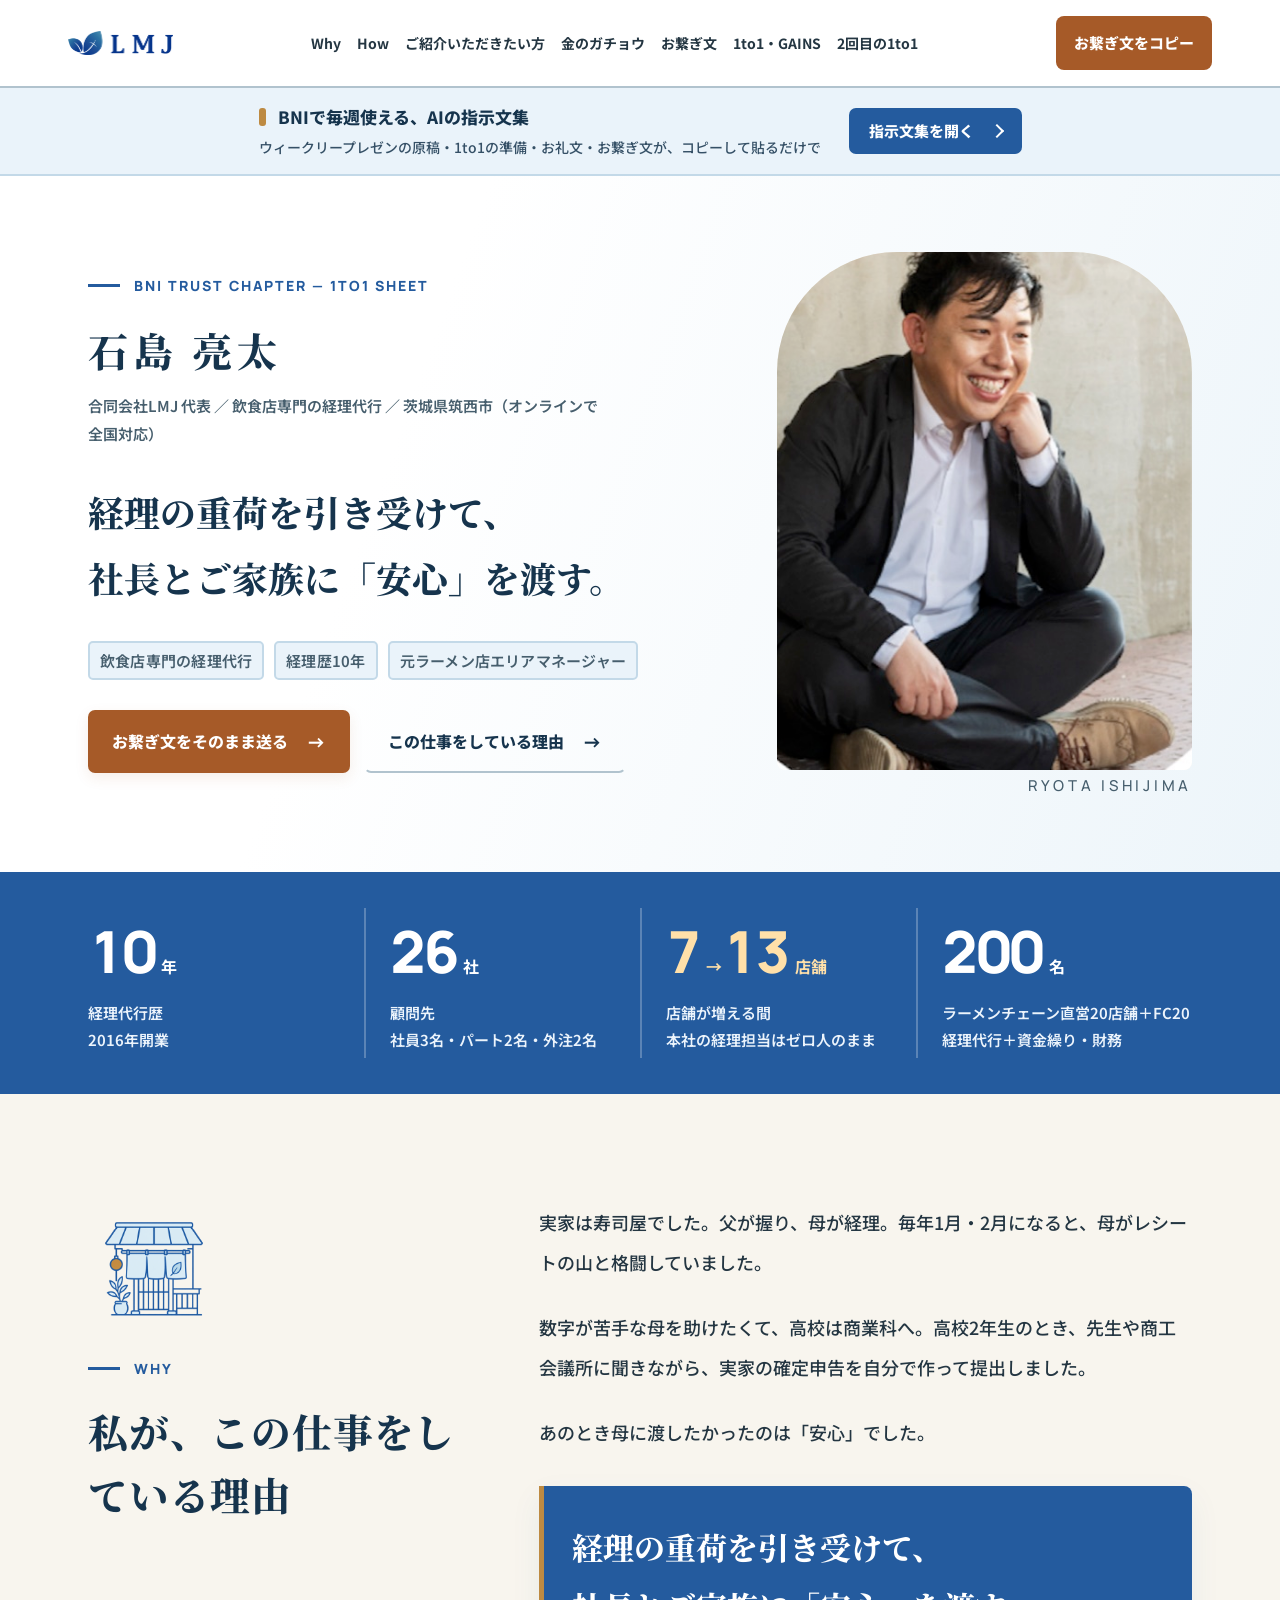
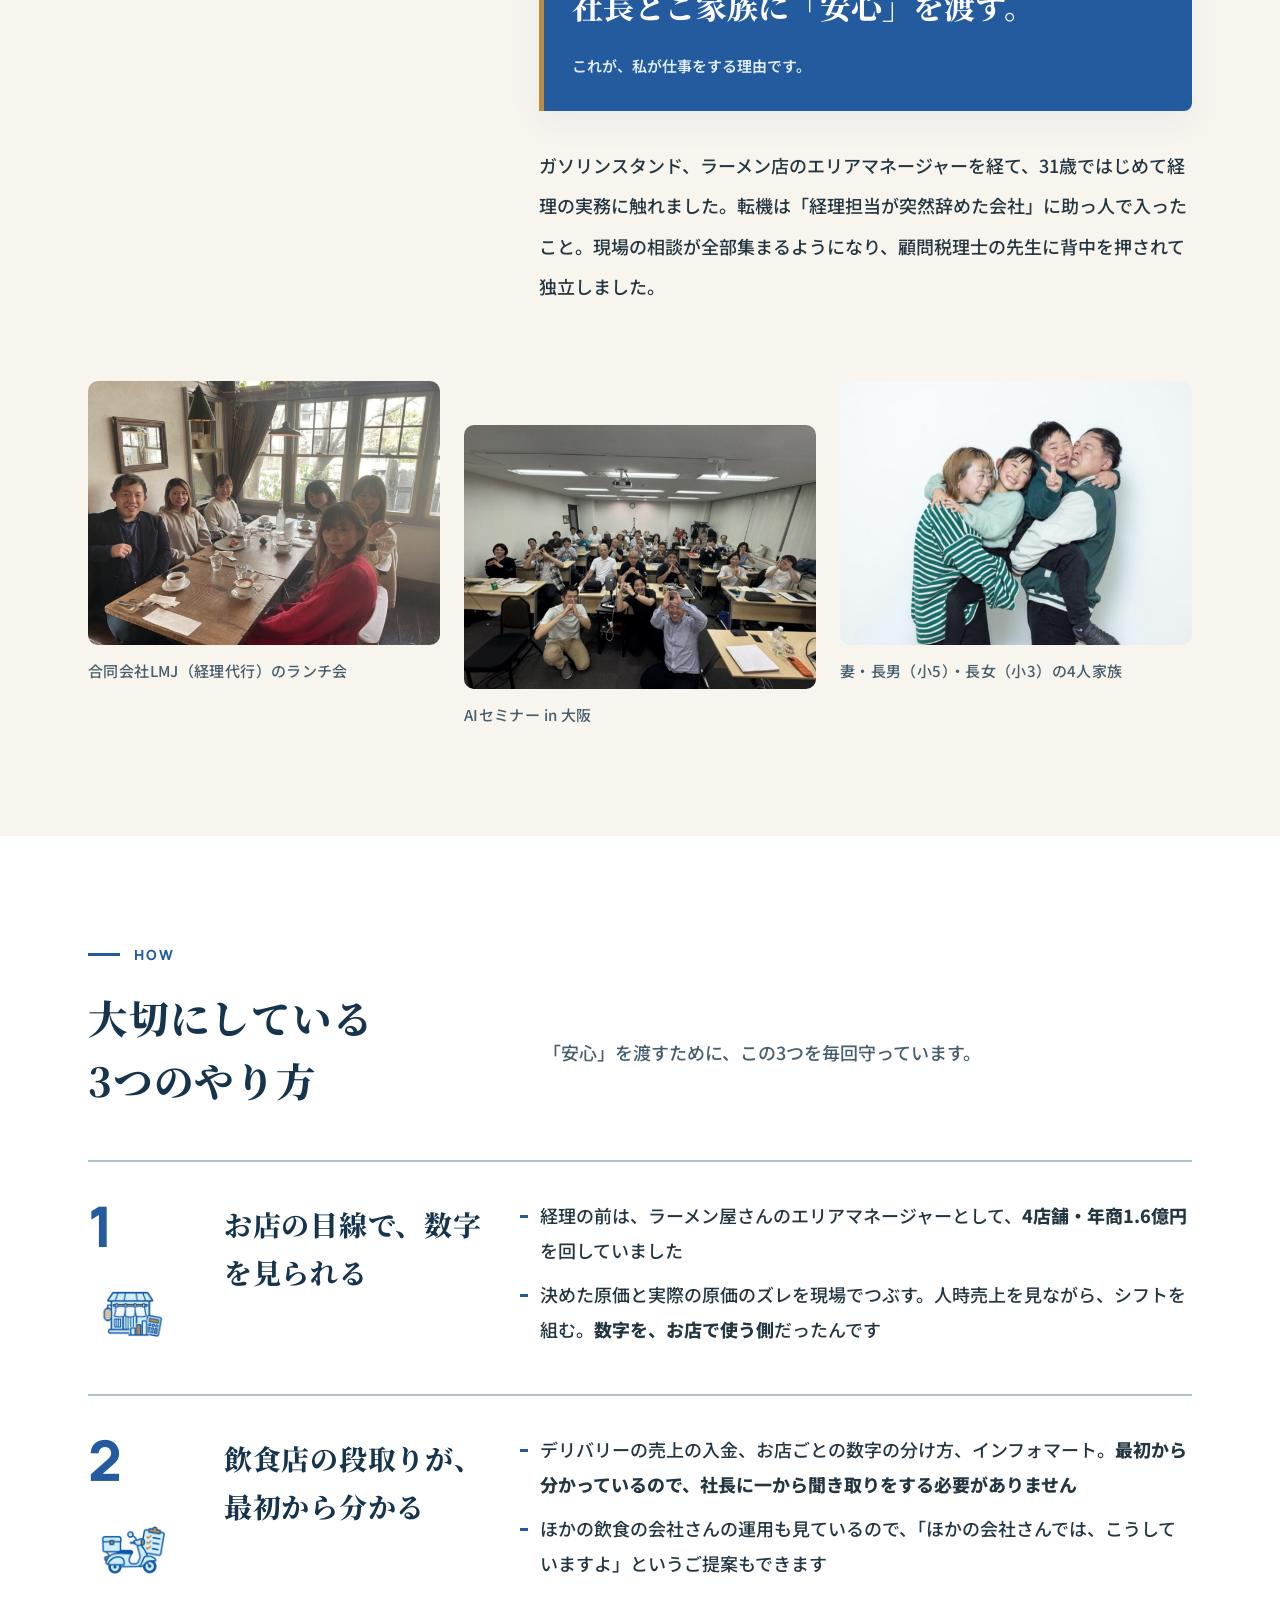
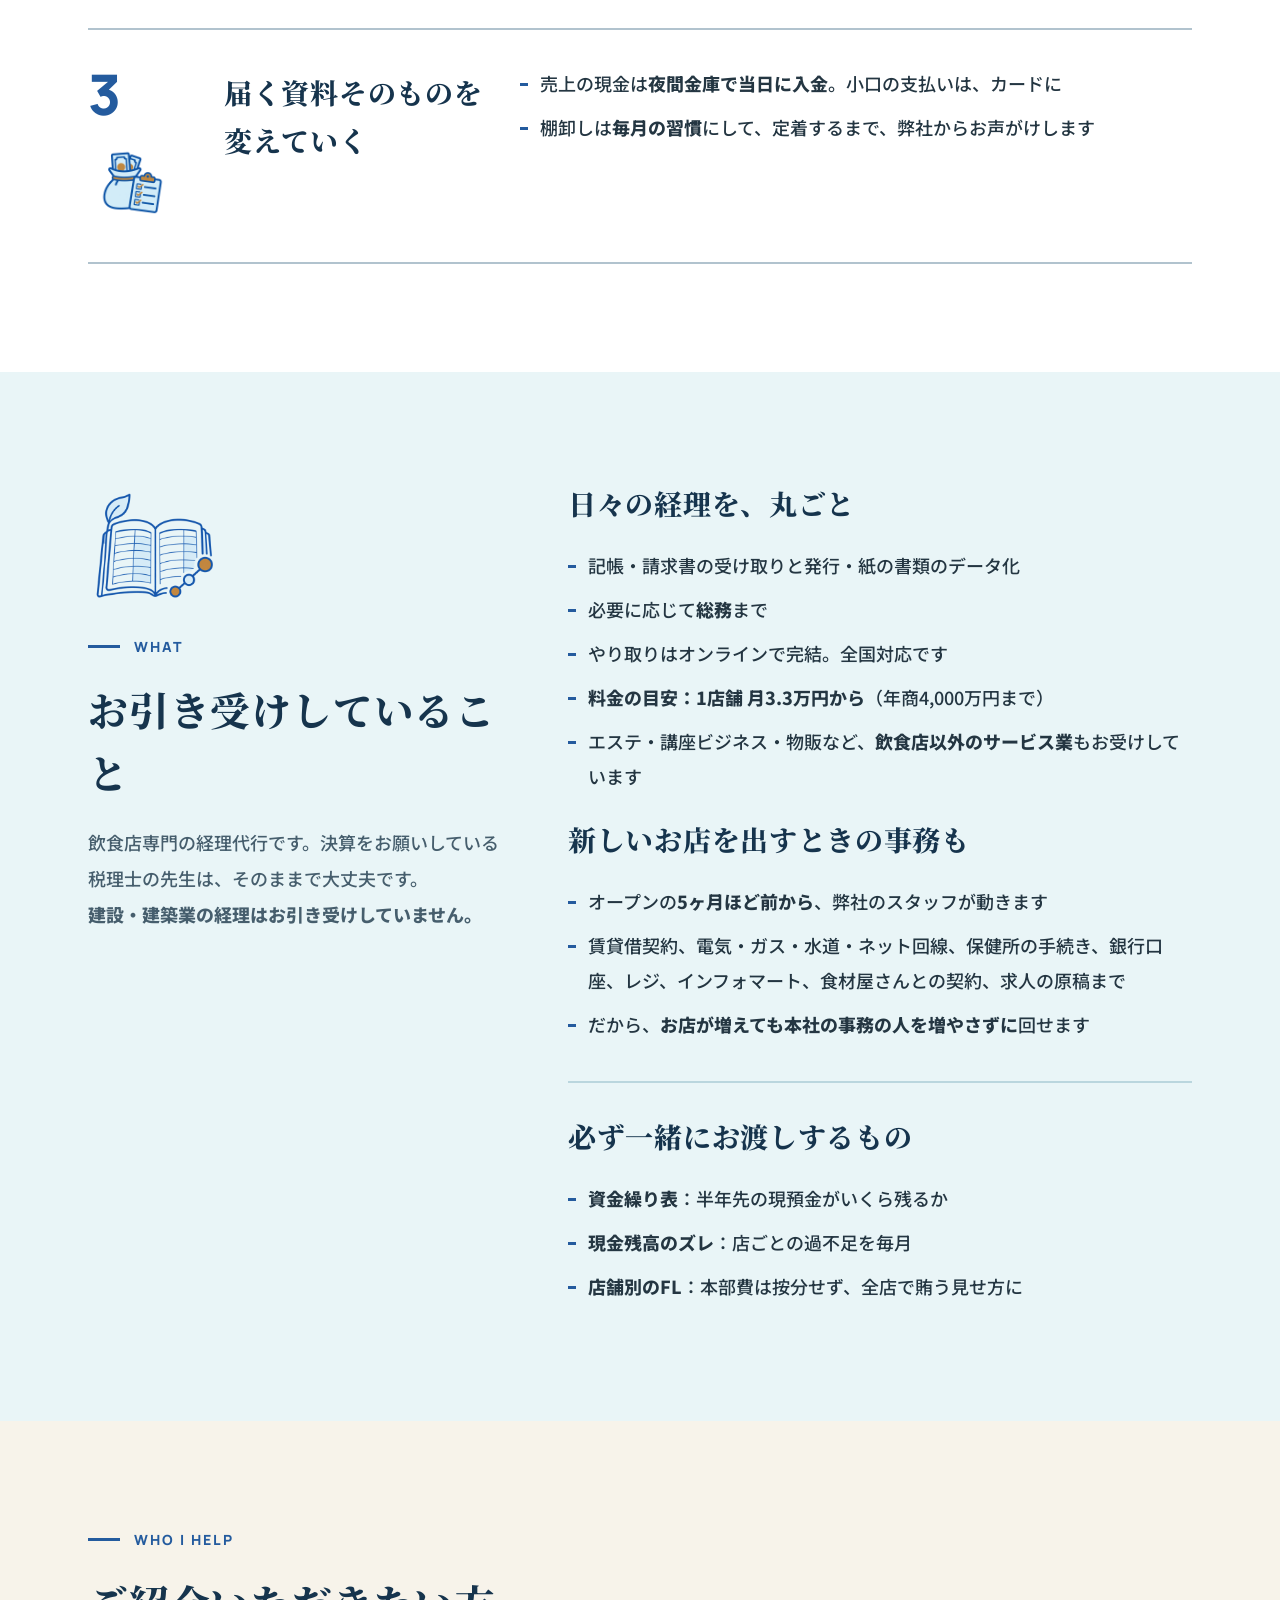
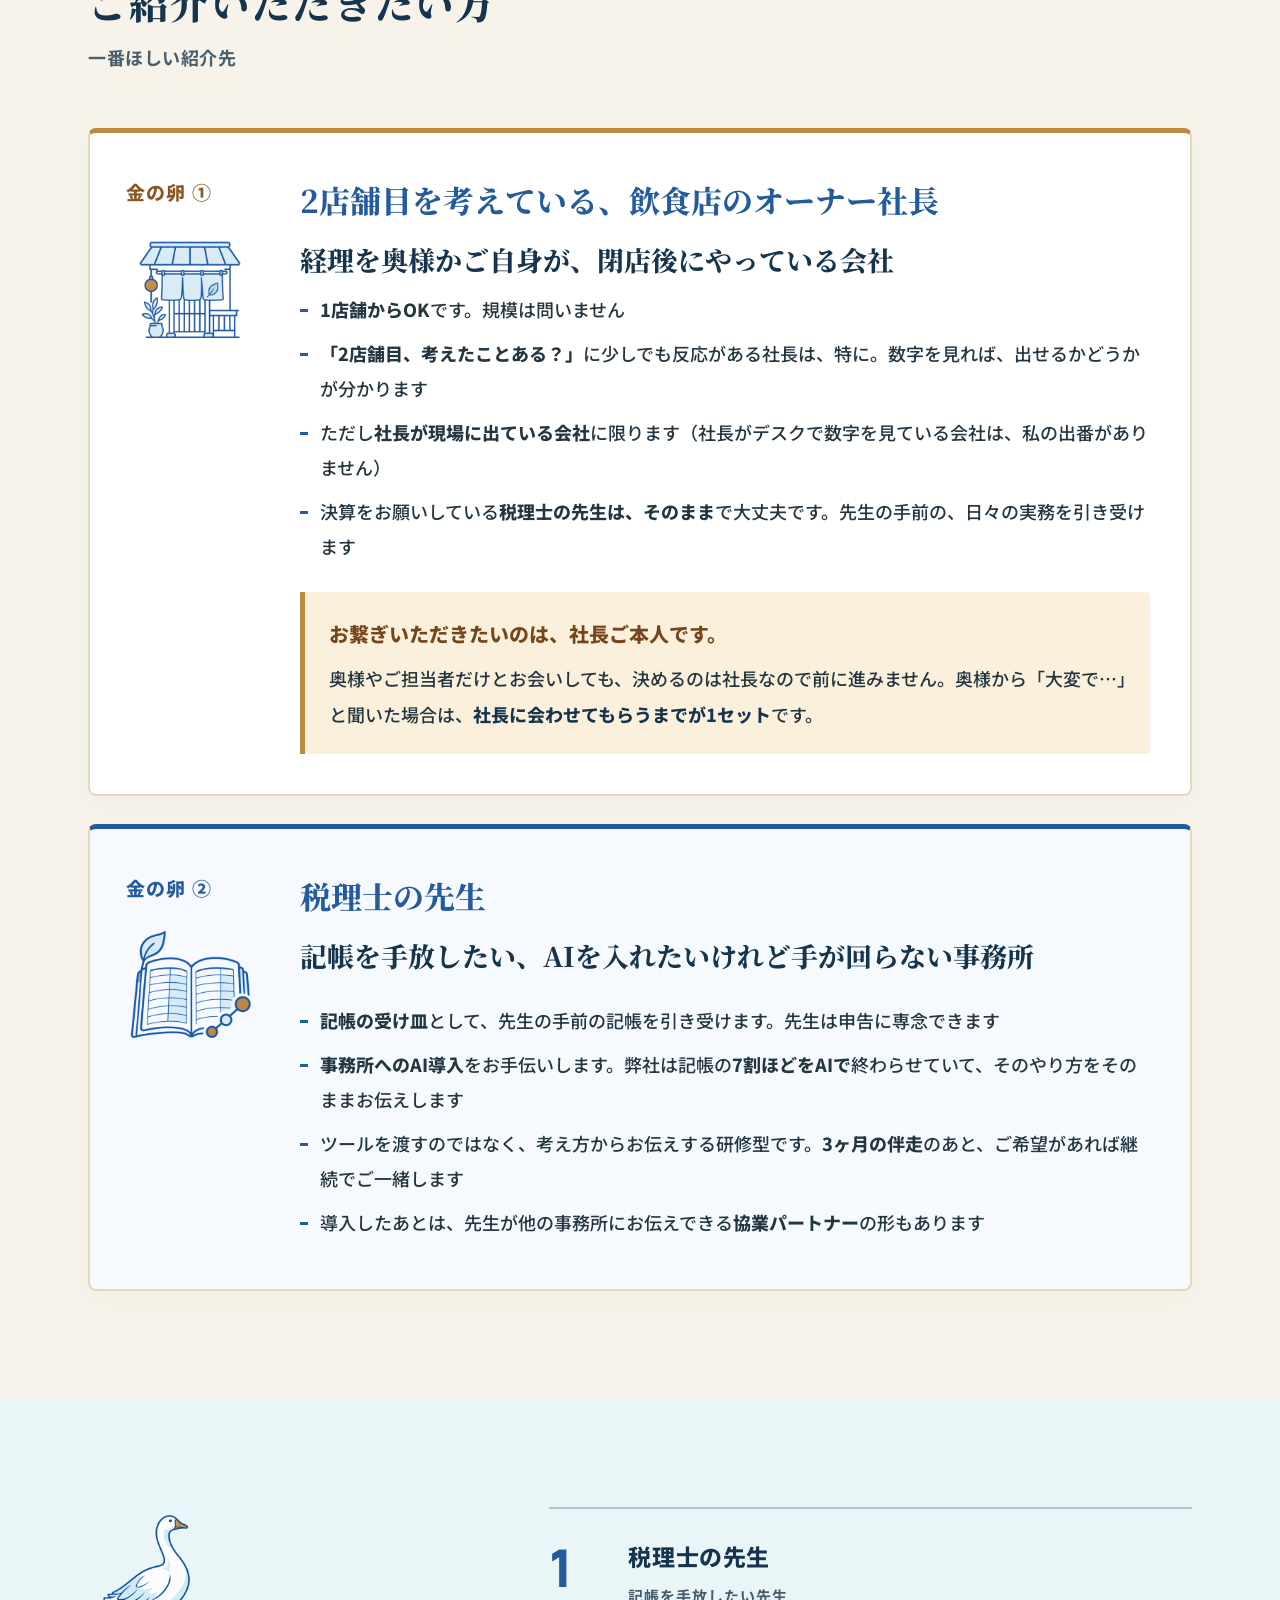
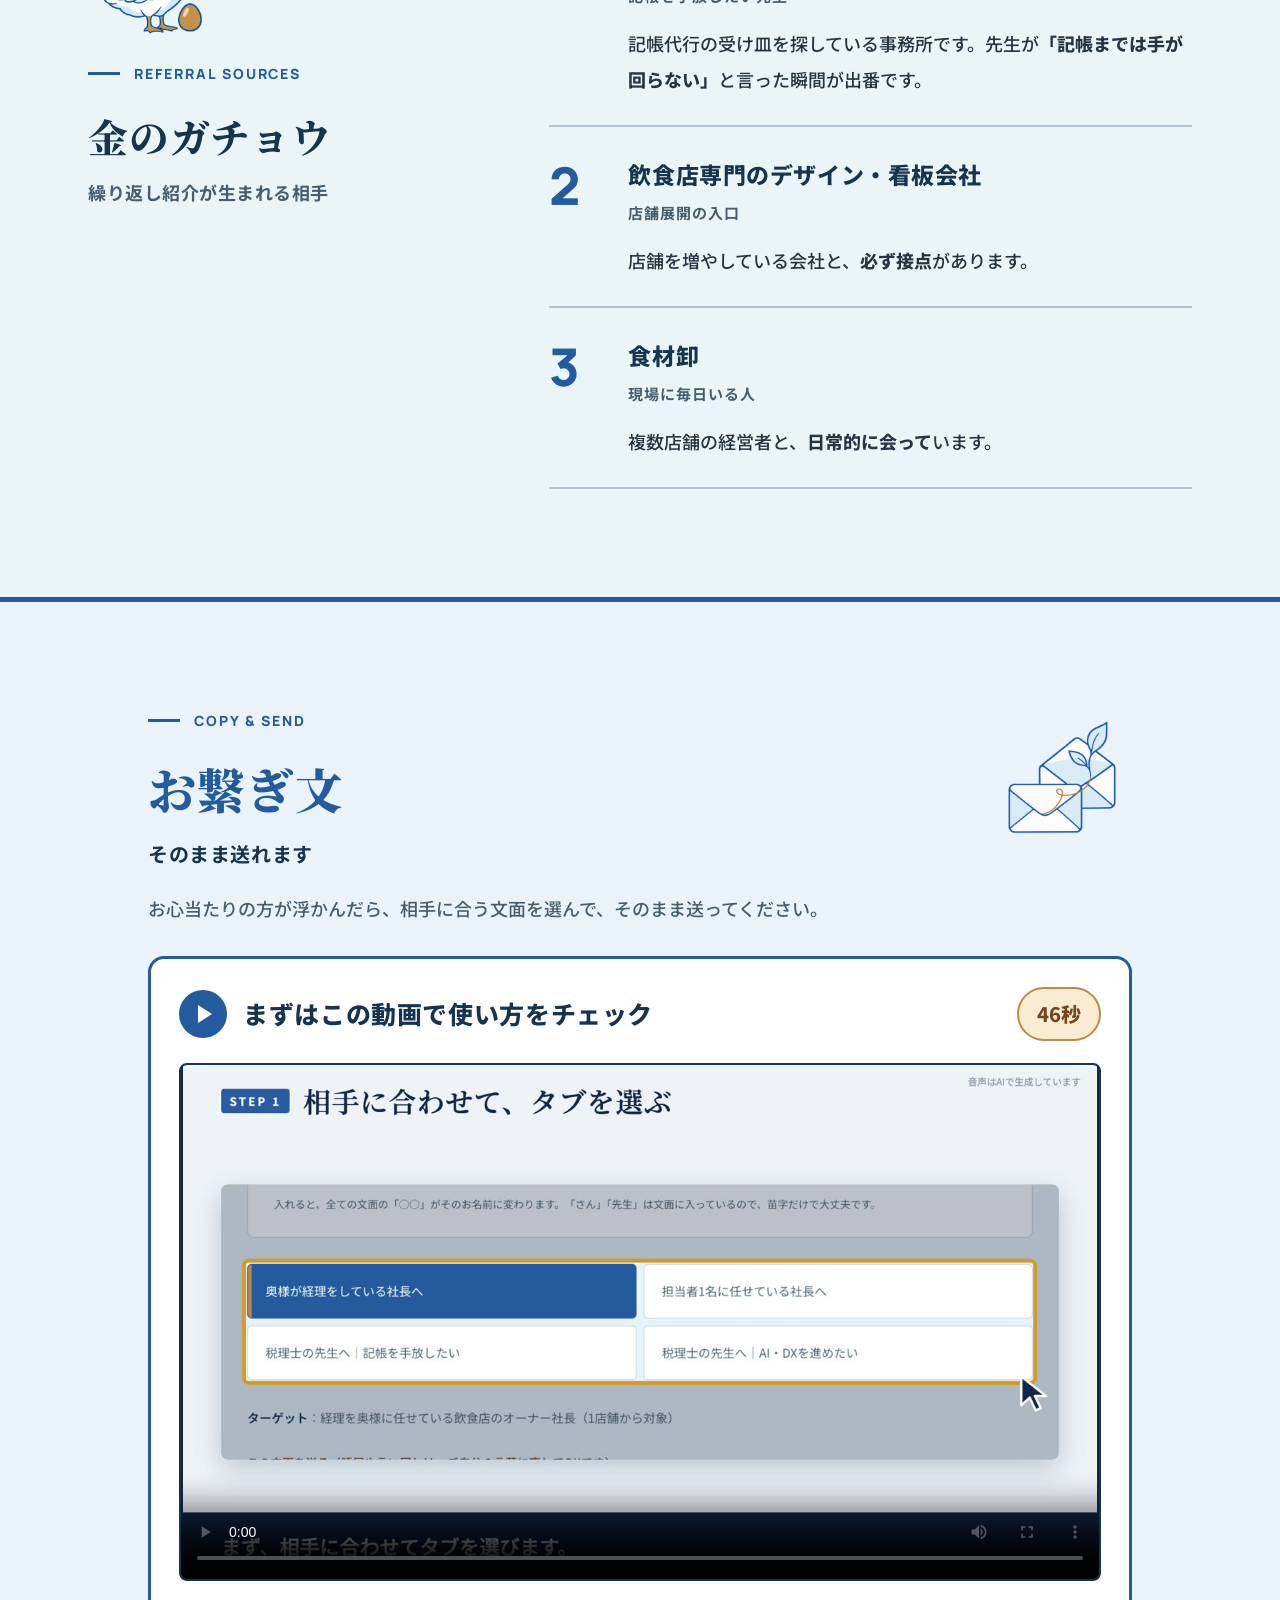
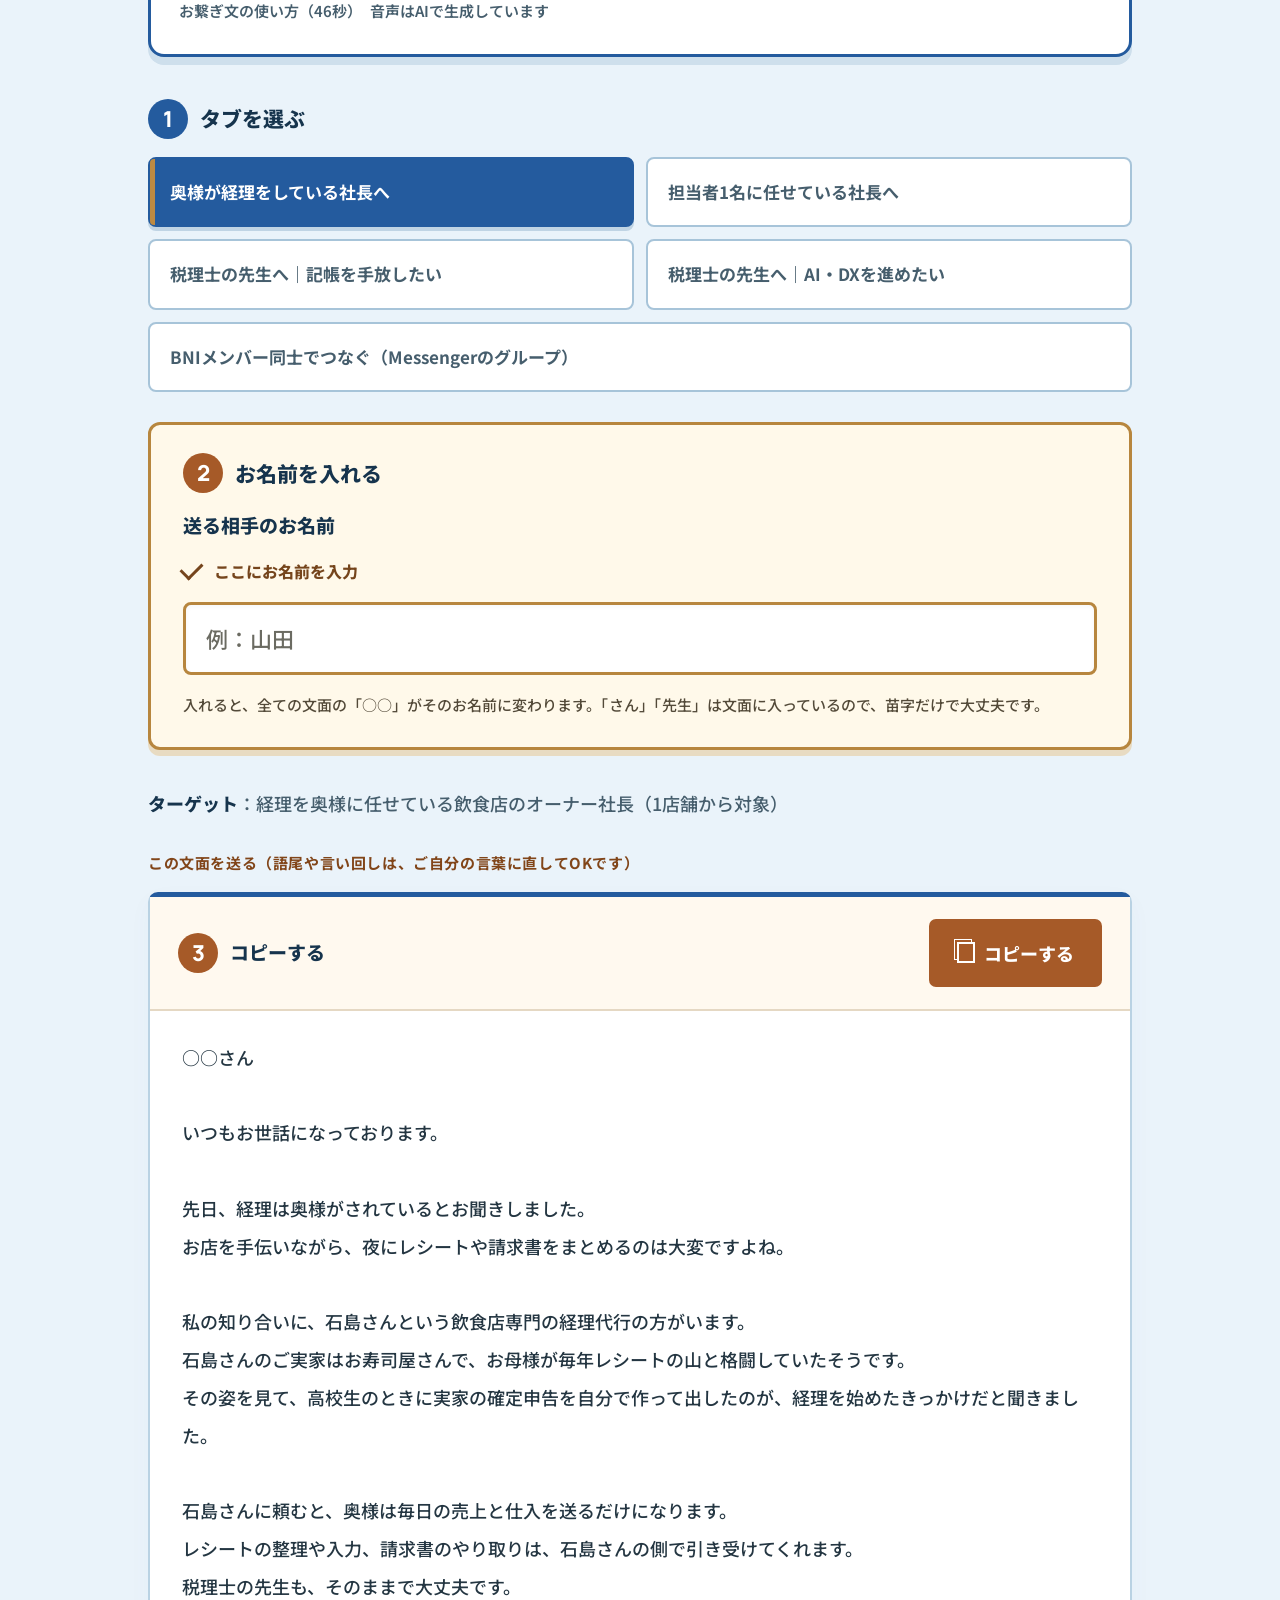
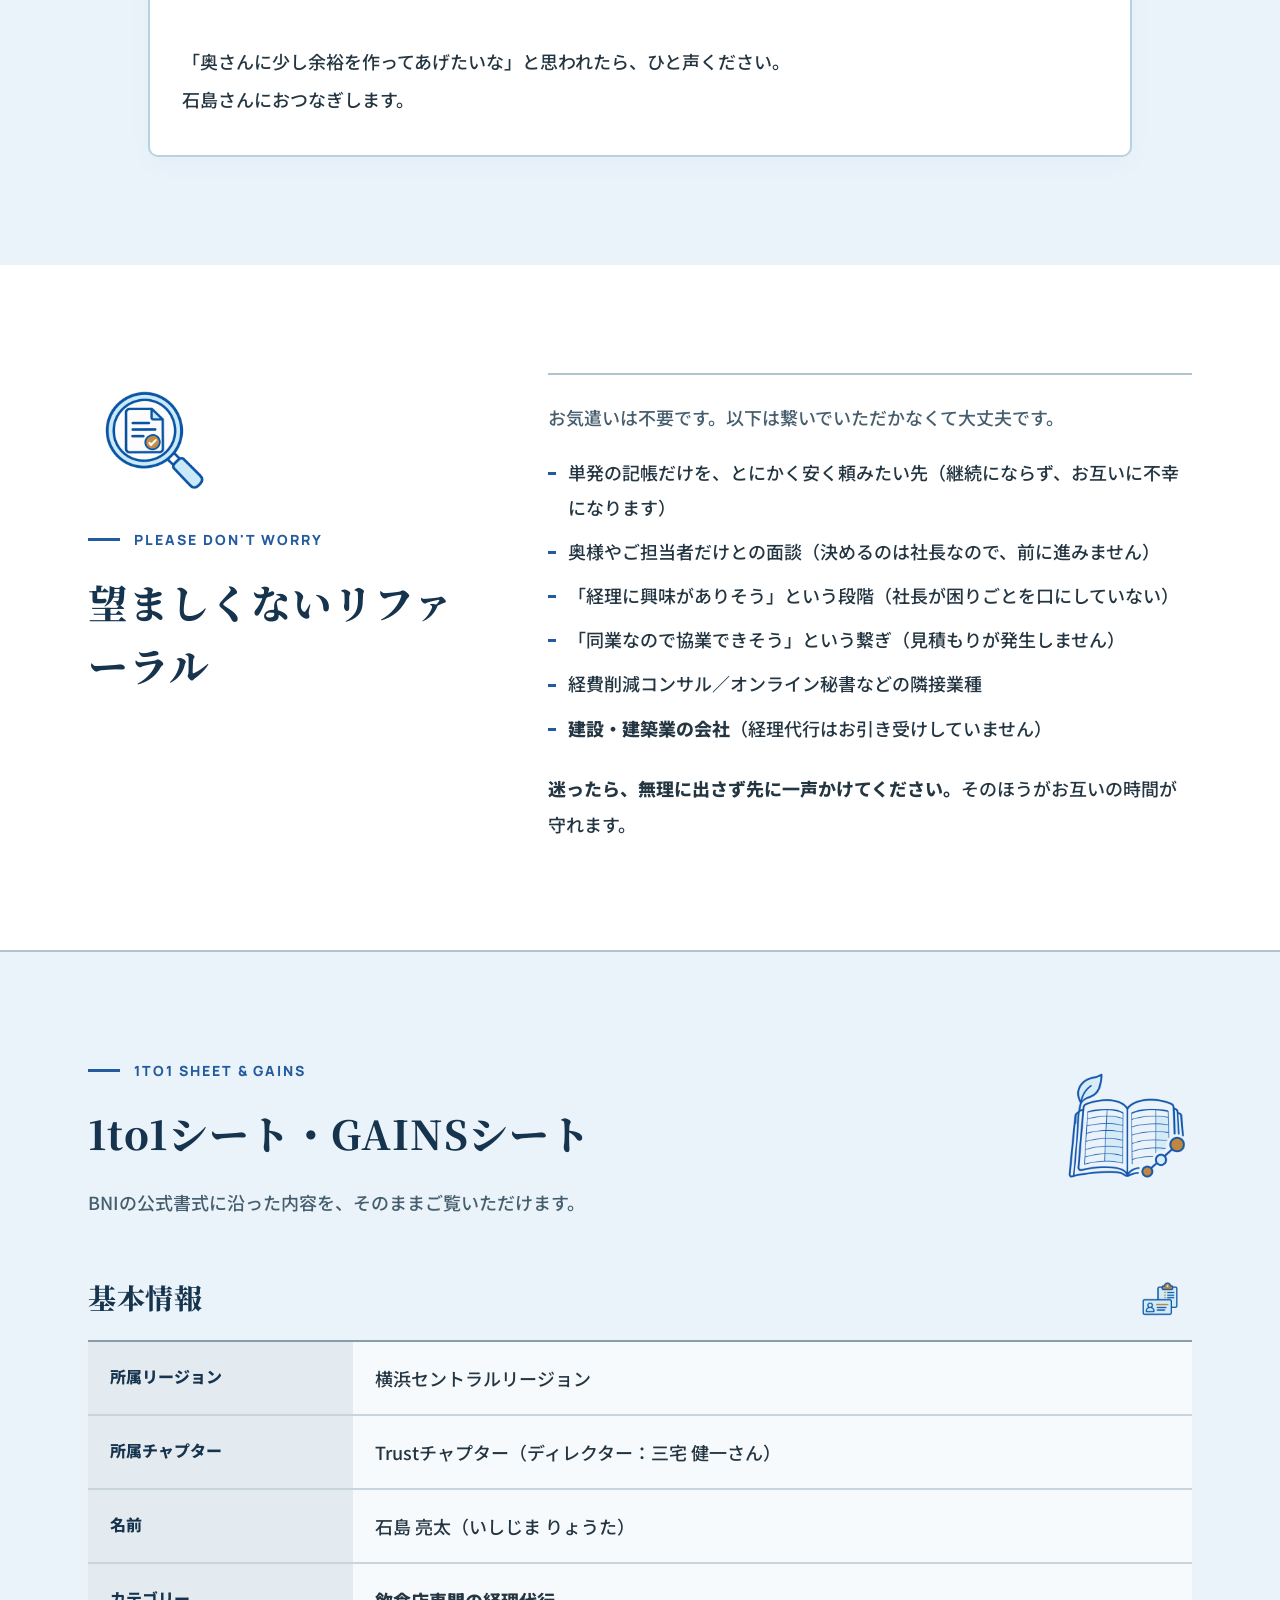
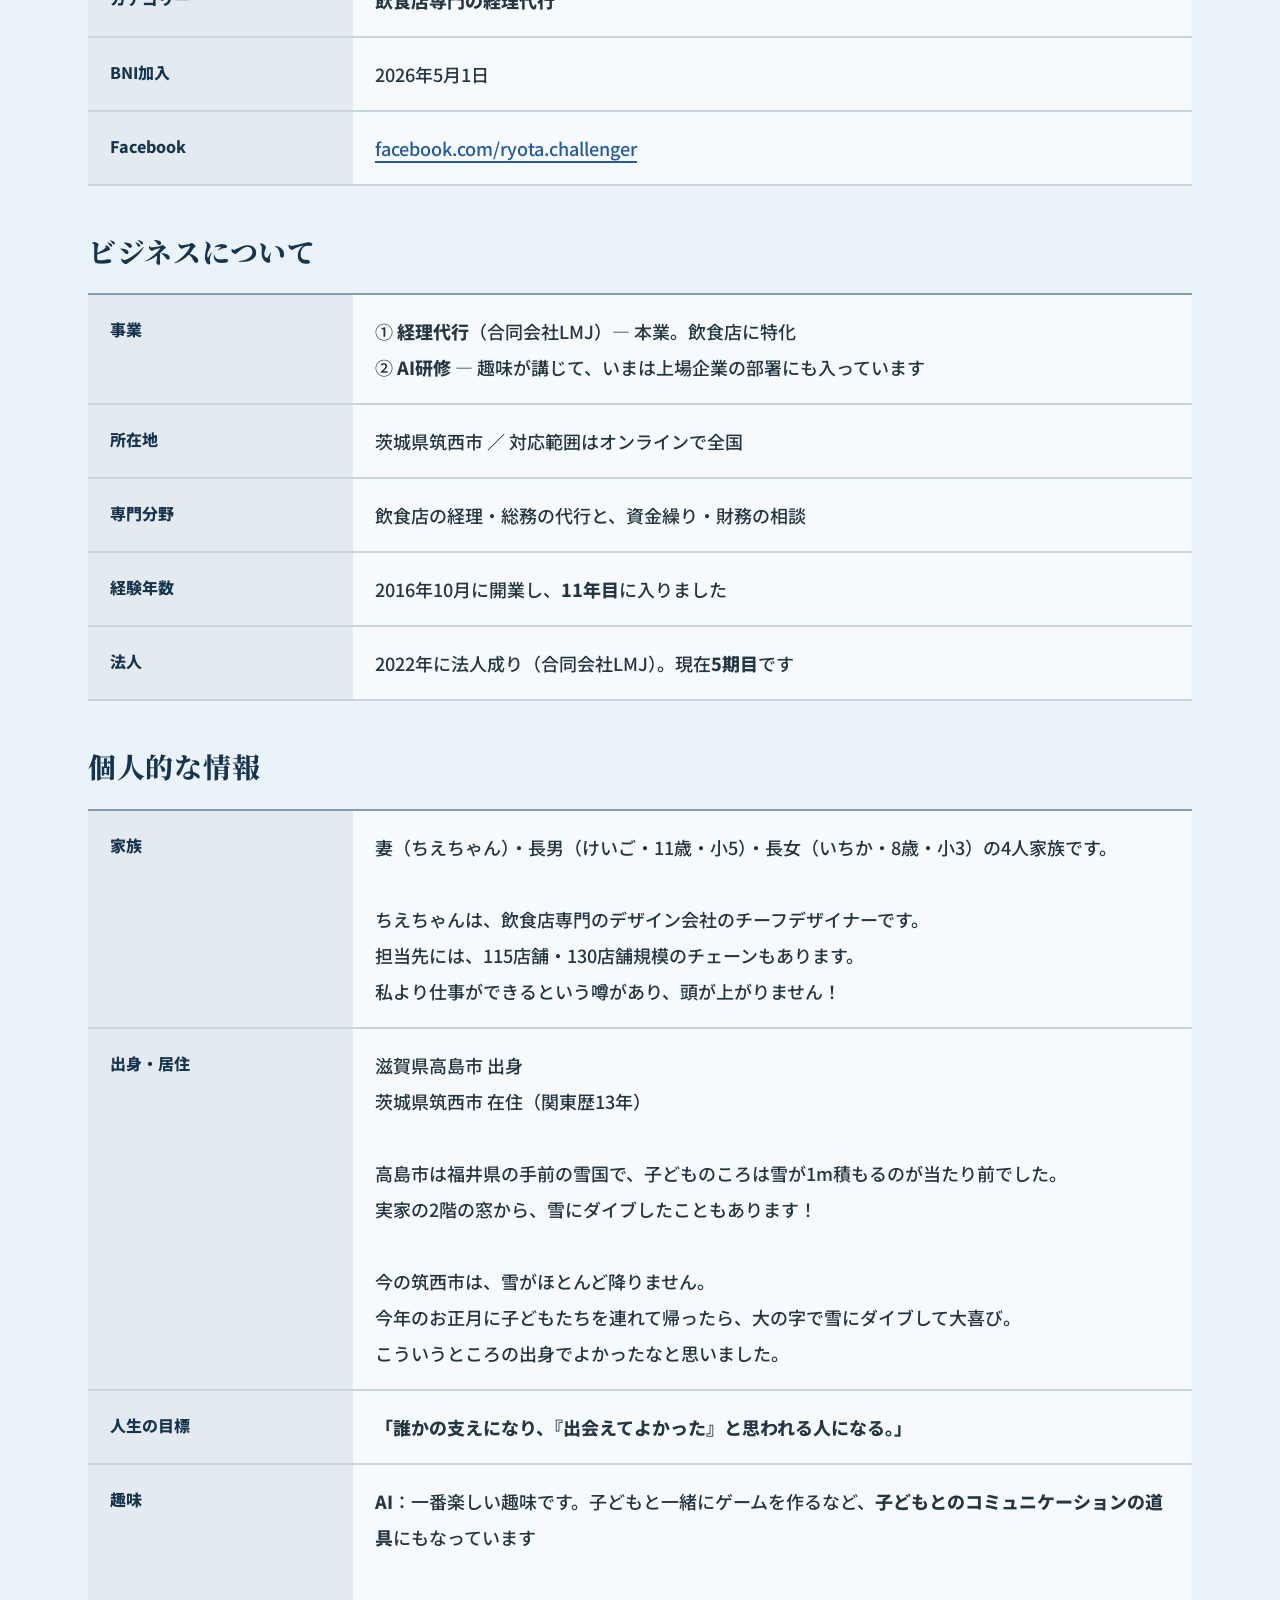
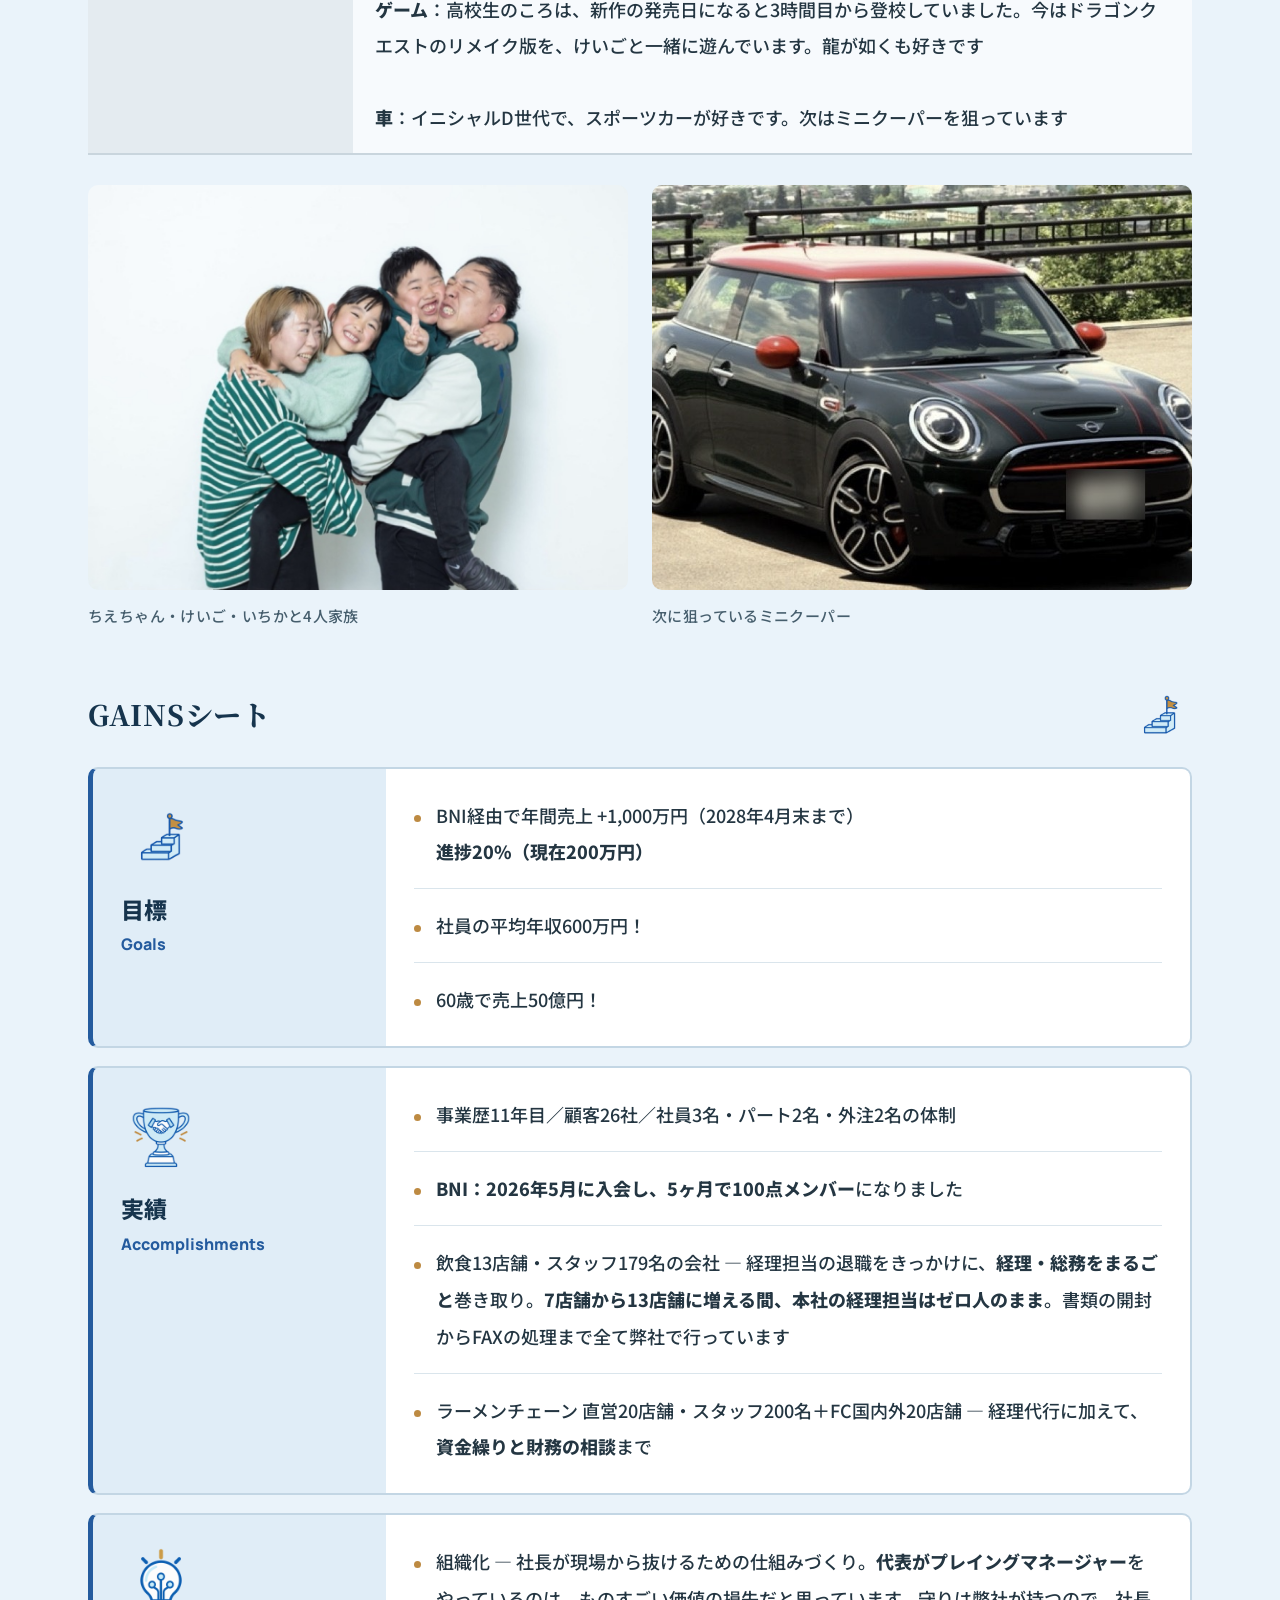
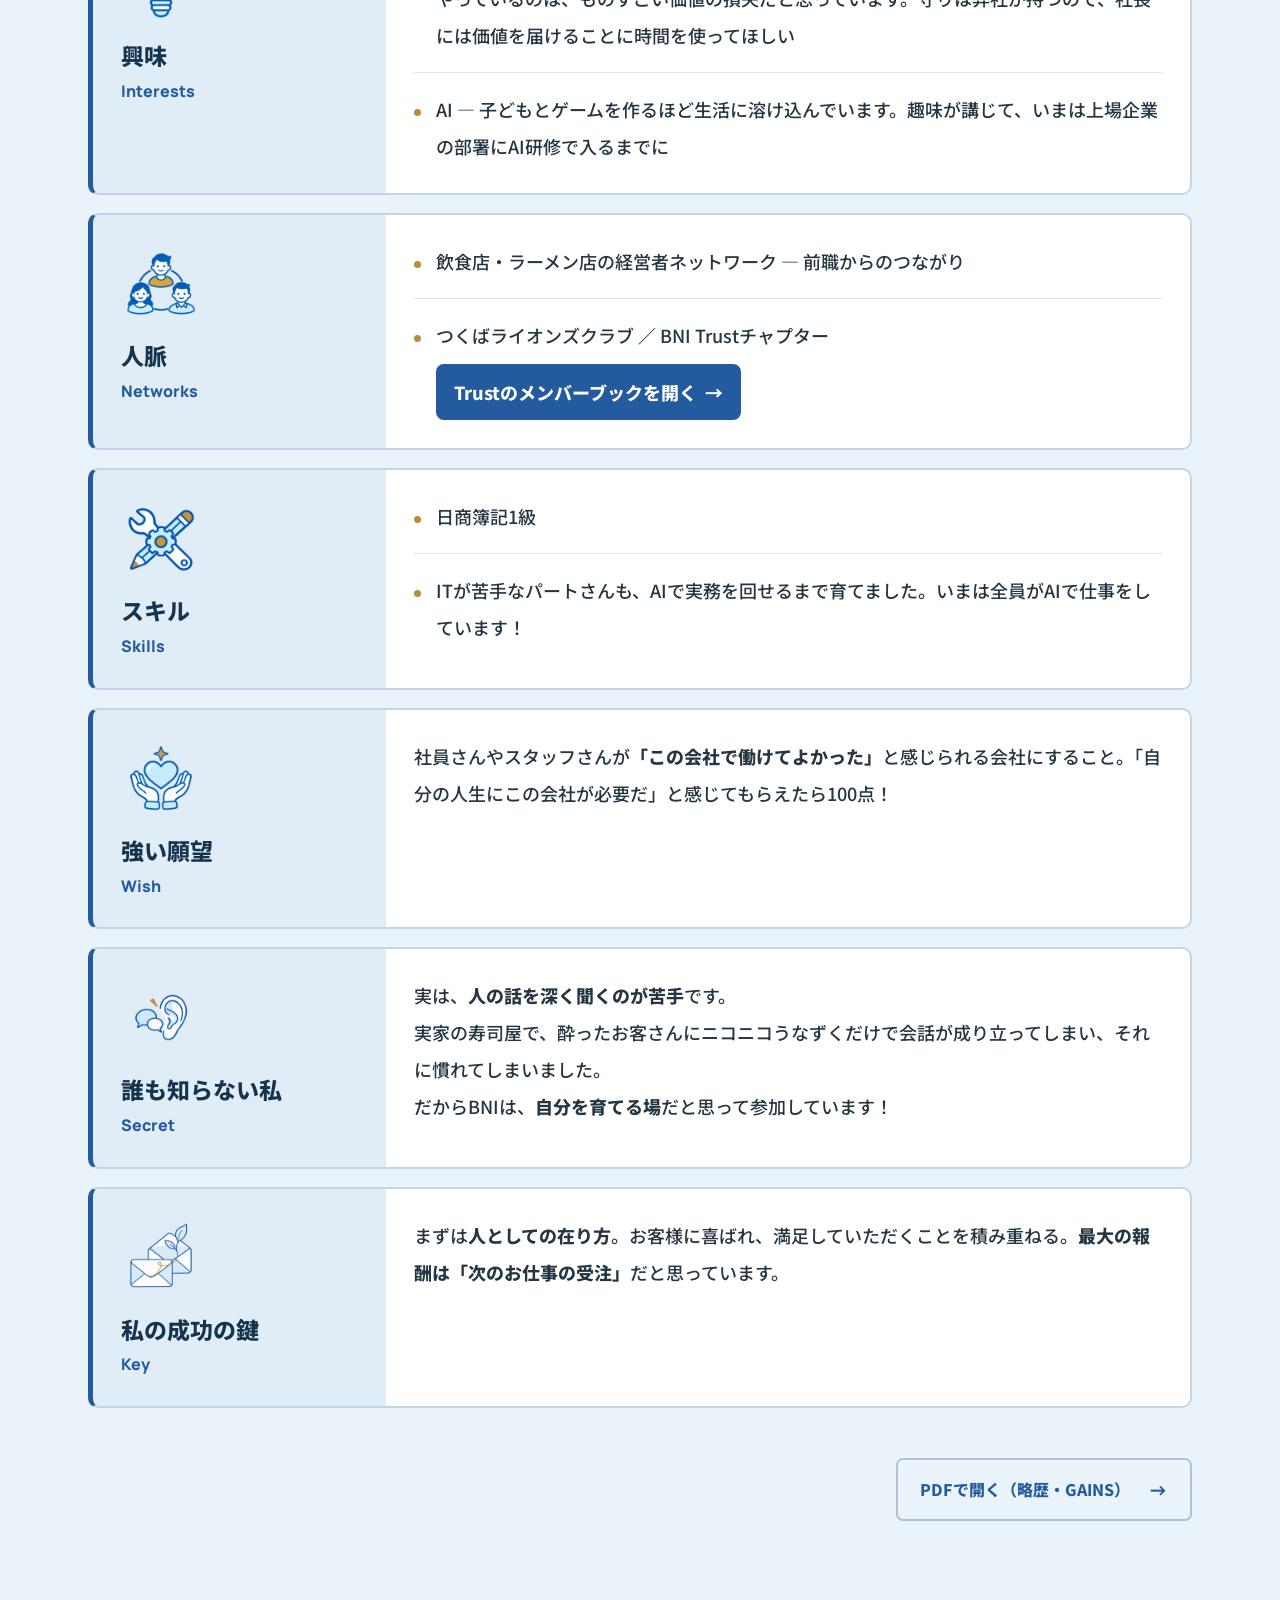
<file: index.html>
<!DOCTYPE html>
<html lang="ja">
<head>
<meta charset="utf-8">
<meta name="viewport" content="width=device-width, initial-scale=1">
<meta name="robots" content="noindex, nofollow">
<title>石島 亮太｜飲食店専門の経理代行（BNI Trust）1to1シート</title>
<meta name="description" content="飲食店専門の経理代行・石島亮太の1to1シート。お役に立てる方、聞き逃してはならないフレーズ、そのまま送れるお繋ぎ文、略歴・GAINSシート。">
<link rel="preconnect" href="https://fonts.googleapis.com">
<link rel="preconnect" href="https://fonts.gstatic.com" crossorigin>
<link href="https://fonts.googleapis.com/css2?family=Noto+Sans+JP:wght@400;500;600;700;800;900&family=Noto+Serif+JP:wght@400;500;600;700;800;900&family=Manrope:wght@200;400;500;600;700;800&display=swap" rel="stylesheet">
<style>
:root{--blue:#245b9e;--navy:#16344d;--ink:#243642;--muted:#657580;--line:#d6dfe3;--paper:#f5f6f4;--sky:#edf2f5;--white:#fff;--orange:#b9532e;--serif:'Noto Serif JP','Hiragino Mincho ProN',serif;--sans:'Noto Sans JP','Hiragino Sans',sans-serif;--disp:'Manrope',sans-serif}
*{box-sizing:border-box}
html{scroll-behavior:smooth;scroll-padding-top:110px}
body{margin:0;background:var(--white);color:var(--ink);font-family:var(--sans);font-size:15px;line-height:2;-webkit-font-smoothing:antialiased}
a{color:var(--blue);text-underline-offset:5px}
button,input{font:inherit}
button,a,input{-webkit-tap-highlight-color:transparent}
button{cursor:pointer}
:focus-visible{outline:2px solid var(--blue);outline-offset:5px}
img{display:block;max-width:100%}
p{margin:0 0 20px}
b,strong{font-weight:600}
.wrap,.narrow{width:min(100%,1200px);margin-inline:auto;padding-inline:48px}
.narrow{max-width:1100px}
section{padding:108px 0;scroll-margin-top:20px}
section.tint{background:var(--paper)}
.sec-head{margin-bottom:48px;text-align:left}
.en,.eyebrow{font-family:var(--disp);font-size:11px;line-height:1.5;font-weight:600;letter-spacing:.2em;text-transform:uppercase;color:var(--blue);margin:0 0 20px;display:flex;align-items:center;gap:14px}
.en::before,.eyebrow::before{content:'';width:26px;height:1px;background:currentColor;flex-shrink:0}
h1,h2,h3{color:var(--navy)}
h2{font-family:var(--serif);font-weight:500;font-size:clamp(25px,2.7vw,36px);line-height:1.65;letter-spacing:.045em;margin:0;overflow-wrap:anywhere}
.nowrap{white-space:nowrap}
h2 .sub{display:block;font-family:var(--sans);font-size:14px;color:var(--muted);letter-spacing:.07em;margin-top:10px}
h3{font-size:19px;font-weight:600;line-height:1.7;letter-spacing:.025em;margin:0 0 20px}
.sec-head>p:not(.en){max-width:720px;color:var(--muted);font-size:14px;margin:20px 0 0}
.note{font-size:13px;color:var(--muted)}
.top{position:sticky;top:0;z-index:30;background:rgba(255,255,255,.96);border-bottom:1px solid var(--line)}
.top .wrap{max-width:1440px;display:flex;align-items:center;justify-content:space-between;gap:22px;min-height:86px;padding-inline:40px}
.brand{display:flex;align-items:center;gap:18px;text-decoration:none;flex-shrink:0}
.brand-logo{width:105px;height:auto}
.brand b{font-family:var(--serif);font-size:15px;font-weight:500;letter-spacing:.08em;border-left:1px solid var(--line);padding-left:18px;white-space:nowrap}
.brand small{display:none}
.nav{display:flex;gap:20px;font-size:11px;align-items:center}
.nav a{text-decoration:none;white-space:nowrap;color:var(--ink)}
.nav a:hover{color:var(--blue)}
.top-cta{font-size:12px;color:var(--navy);border-bottom:1px solid var(--blue);padding:9px 0;text-decoration:none;white-space:nowrap}
.side{position:fixed;right:0;top:45%;z-index:20;display:flex;flex-direction:column;gap:1px}
.side a{writing-mode:vertical-rl;background:var(--navy);color:#fff;text-decoration:none;font-size:11px;letter-spacing:.15em;padding:20px 10px}
.side a.o{background:var(--blue)}
.hero{position:relative;background:#fff}
.hero .wrap{display:grid;grid-template-columns:minmax(0,1.55fr) minmax(0,1fr);gap:60px;align-items:center;padding-top:76px;padding-bottom:76px}
.hero-copy{grid-column:1;grid-row:1}
.hero-logo{width:148px;height:auto;margin:0 0 28px}
.hero .eyebrow{font-size:10px;margin-bottom:24px}
.hero h1{font-family:var(--serif);font-weight:500;font-size:30px;letter-spacing:.12em;margin:0 0 12px;line-height:1.5}
.hero .role{font-size:11px;color:var(--muted);line-height:1.9;max-width:440px;margin:0 0 30px}
.hero .lead{font-family:var(--serif);font-weight:500;font-size:clamp(25px,2.55vw,37px);line-height:1.9;letter-spacing:.025em;margin:0 0 30px;color:var(--navy)}
.portrait{grid-column:2;grid-row:1;margin:0;position:relative;padding:0 0 26px 24px;border-left:1px solid var(--line)}
.portrait-frame{overflow:hidden;background:var(--paper);aspect-ratio:4/5}
.portrait img{width:100%;height:100%;object-fit:cover;transform:scale(1.24);object-position:48% 50%}
.portrait::after{content:'RYOTA ISHIJIMA';position:absolute;bottom:0;right:0;font:500 10px var(--disp);letter-spacing:.25em;color:var(--muted)}
.badges{display:flex;flex-wrap:wrap;gap:5px 0;margin-bottom:30px}
.badge{font-size:10px;letter-spacing:.015em;color:var(--muted);padding:0 12px;border-left:1px solid var(--line);line-height:1.6}
.badge:first-child{border:0;padding-left:0}
.btns{display:flex;align-items:center;flex-wrap:wrap;gap:12px 24px}
.btn{display:inline-flex;align-items:center;justify-content:space-between;gap:24px;padding:15px 22px;font-size:12px;font-weight:500;text-decoration:none;line-height:1.7;border:1px solid transparent;transition:background .2s,color .2s;max-width:100%}
.ar{font-size:20px;font-family:var(--disp);line-height:1;flex-shrink:0}
.btn-orange{background:var(--orange);color:white}
.btn-orange:hover{background:#984224}
.btn-line{padding:12px 0;color:var(--navy);border-bottom:1px solid var(--line)}
.btn-line:hover{border-bottom-color:var(--blue)}
.btn-blue{background:var(--blue);color:white}
.btn-ghost{border-color:var(--line);color:var(--blue)}
.btn-ghost:hover{background:var(--sky)}
.stats{border-top:1px solid var(--line);border-bottom:1px solid var(--line);background:#fff}
.stats .wrap{display:grid;grid-template-columns:repeat(4,minmax(0,1fr));padding-block:32px}
.stat{padding:5px 24px;border-left:1px solid var(--line)}
.stat:first-child{padding-left:0;border:0}
.stat:last-child{padding-right:0}
.stat b{display:block;font-family:var(--disp);font-weight:400;font-size:46px;line-height:1.3;letter-spacing:-.04em;color:var(--blue);font-variant-numeric:tabular-nums;white-space:nowrap}
.stat b small{font-family:var(--sans);font-size:13px;letter-spacing:0;margin-left:6px;font-weight:400}
.stat .lbl{display:block;font-size:11px;color:var(--muted);line-height:1.8;margin-top:10px}
#origin .narrow{display:grid;grid-template-columns:1fr 1.65fr;gap:0 80px;max-width:1200px}
#origin .sec-head{align-self:start;position:sticky;top:130px}
#origin h2{max-width:270px}
#origin .narrow>.rv:not(.sec-head)>p{font-size:14px;line-height:2.25;margin-bottom:24px}
.pull{font-family:var(--serif);font-size:25px;color:var(--navy);line-height:1.9;letter-spacing:.025em;border-top:1px solid var(--line);border-bottom:1px solid var(--line);margin:34px 0;padding:28px 0}
.pull-s{display:block;font:13px/1.8 var(--sans);color:var(--muted);margin-top:16px;letter-spacing:0}
.photos{display:grid;grid-template-columns:repeat(3,minmax(0,1fr));gap:24px;margin-top:45px}
#origin .photos{grid-column:1/-1;align-items:start;margin-top:50px}
#origin .photos figure:nth-child(2){margin-top:44px}
.photos figure{margin:0;min-width:0}
.photos img{width:100%;aspect-ratio:4/3;object-fit:cover;filter:saturate(.75)}
.photos figcaption{font-size:10px;color:var(--muted);margin-top:12px;line-height:1.8;letter-spacing:.025em}
.grid2,.grid3{display:grid;grid-template-columns:repeat(2,minmax(0,1fr));gap:48px}
.card{min-width:0}
ul.clean{list-style:none;padding:0;margin:0}
ul.clean li{position:relative;padding-left:16px;margin:9px 0;font-size:14px;line-height:1.95}
ul.clean li::before{content:'';position:absolute;left:0;top:.95em;width:5px;height:1px;background:var(--blue)}
#how .sec-head{display:grid;grid-template-columns:1fr 1.6fr;column-gap:50px}
#how .sec-head .en{grid-column:1/-1}
#how .sec-head>p:not(.en){margin:8px 0 0;align-self:center}
#how .grid3{display:block;border-top:1px solid var(--line)}
.how{display:grid;grid-template-columns:100px 260px 1fr;gap:36px;padding:36px 0;border-bottom:1px solid var(--line)}
.how-n{font-family:var(--disp);font-size:64px;font-weight:200;color:var(--blue);line-height:1}
.how h3{font-family:var(--serif);font-size:21px;font-weight:500;padding-top:3px}
.how ul.clean li:first-child{margin-top:0}
#what.tint{background:var(--navy);color:#f0f4f7}
#what h2,#what h3{color:#fff}
#what .en,#what .sec-head>p:not(.en){color:#c3d2df}
#what .wrap{display:grid;grid-template-columns:1fr 1.5fr;gap:64px}
#what .sec-head{margin:0}
#what .grid2{display:block}
#what .card{padding:30px 0;border-top:1px solid #547086}
#what .card:first-child{padding-top:0;border-top:0}
#what .card:last-child{padding-bottom:0}
#what h3{font-family:var(--serif);font-weight:500;font-size:23px}
#what ul.clean li::before{background:#a8c9e7}
#help .narrow{max-width:1200px}
#help .sec-head{margin-bottom:56px}
.egg{border-top:1px solid var(--navy);position:relative;padding:32px 0 44px 220px}
.egg-no{position:absolute;left:0;top:35px;font-size:14px;color:var(--blue);letter-spacing:.08em}
.egg .big{font-family:var(--serif);font-size:25px;line-height:1.8;font-weight:500;color:var(--navy);margin:0 0 8px}
.egg-why{margin:26px 0;font-size:14px;line-height:2}
.egg2{padding-bottom:0;border-top-color:var(--line)}
.egg2 .clean{margin-top:24px}
.warn{margin-top:28px;padding:20px 24px;background:var(--sky);border-left:2px solid var(--blue);font-size:13px}
.warn b{color:var(--navy)}
#past .narrow{max-width:1200px}
.past{display:grid;grid-template-columns:repeat(3,minmax(0,1fr));gap:36px}
.past-i{border-top:1px solid var(--blue);padding-top:26px}
.past-who{font-family:var(--serif);font-size:20px;color:var(--navy);line-height:1.8;min-height:72px}
.past-i dl{margin:0}
.past-i dt{font-size:11px;letter-spacing:.07em;color:var(--blue);margin:22px 0 8px}
.past-i dd{margin:0;font-size:13px;line-height:2}
#phrases.tint{background:var(--navy);color:white;padding-bottom:70px}
#phrases h2,#phrases h3{color:white}
#phrases .en,#phrases .sec-head>p:not(.en){color:#c3d2df}
.flow{overflow-x:auto;overflow-y:hidden;max-width:100%;position:relative;cursor:grab;user-select:none;-webkit-user-select:none;touch-action:pan-y pinch-zoom;scrollbar-width:thin;scrollbar-color:#9baeba transparent;padding:8px 0 28px;overscroll-behavior-x:contain}
.flow.drag{cursor:grabbing}
.flow:focus-visible{outline-offset:-3px}
.flow-track{display:flex;gap:0;width:max-content;min-width:100%;align-items:stretch}
.flow .card,.flow .vcard{width:370px;flex:0 0 auto;padding:25px 36px;border-left:1px solid var(--line)}
.flow-track{padding-left:max(24px,calc((100vw - 1104px)/2))}
.flow h3{font-size:14px;font-weight:500;margin-bottom:25px;letter-spacing:.03em}
.flow .clean li{font-family:var(--serif);font-size:17px;padding:0;margin-bottom:14px;line-height:1.9}
.flow .clean li::before{display:none}
#phrases .flow .card{border-color:#567084}
#serious .sec-head{margin-bottom:34px}
.q{font-family:var(--serif);font-size:clamp(23px,3vw,37px);color:var(--navy);line-height:1.8;padding:32px 0 48px;border-top:1px solid var(--line);margin:0}
#serious .flow .card{border-top:2px solid var(--blue);background:var(--sky)}
#serious .flow .sign-no{border-top-color:#a9b2b7;background:var(--paper)}
.fcard p{margin-bottom:12px;font-size:16px;line-height:1.9}
.fcard p.note{font-size:13px}
#goose .wrap{display:grid;grid-template-columns:1fr 1.65fr;gap:72px}
.gooses{border-top:1px solid var(--line)}
.goose-c{display:grid;grid-template-columns:55px 1fr;gap:0 24px;padding:28px 0;border-bottom:1px solid var(--line)}
.gn{grid-row:1/4;font-family:var(--disp);font-size:46px;font-weight:200;line-height:1.2;color:var(--blue)}
.goose-c h3{margin:0;font-size:18px}
.goose-c .note{margin:4px 0 14px;font-size:11px;letter-spacing:.06em}
.goose-c>p:last-child{grid-column:2;margin:0;font-size:14px}
#referral .narrow{max-width:1000px}
#referral .sec-head{margin-bottom:30px}
.video{margin:0 0 34px}
.video video.howto{display:block;width:100%;aspect-ratio:16/9;background:#14274a;border-radius:10px;box-shadow:0 14px 40px rgba(20,39,74,.16)}
.video-cap{margin:10px 0 0;font-size:12px;color:var(--muted,#667085)}
.video-ph{display:grid;grid-template-columns:38px 1fr auto;align-items:center;gap:16px;border-block:1px solid var(--line);padding:20px 0}
.video-ph .play{display:grid;place-items:center;color:var(--blue);font-size:15px;border:1px solid var(--line);height:38px}
.video-ph b{font-size:13px;font-weight:500}
.video-ph .note{font-size:11px}
.namefill{display:grid;grid-template-columns:170px 1fr;gap:16px 24px;padding:26px 30px;background:var(--sky);margin-bottom:40px}
.namefill label{font-size:13px;align-self:center;font-weight:600;color:var(--navy)}
.namefill input{width:100%;min-width:0;border:1px solid #aabcc8;border-radius:0;padding:12px 14px;background:white;color:var(--ink);font-size:16px;line-height:1.6}
.namefill .note{grid-column:1/-1;margin:0;font-size:12px}
.tabs{display:grid;grid-template-columns:1fr 1fr;gap:0;margin-bottom:30px;border-top:1px solid var(--line)}
.tab{border:0;border-bottom:1px solid var(--line);background:var(--paper);padding:19px 18px;color:var(--muted);font-size:13px;text-align:left;line-height:1.8;position:relative}
.tab:nth-child(odd){border-right:1px solid var(--line)}
.tab.on{background:var(--navy);color:#fff}
.tab.on::after{content:'';position:absolute;inset:0 auto 0 0;width:3px;background:#7eadd4}
.tab:hover:not(.on){background:var(--sky);color:var(--navy)}
.panel{display:none;scroll-margin-top:110px}
.panel.on{display:block}
.target{font-size:12px;color:var(--muted);line-height:1.9;margin-bottom:22px}
.target b{color:var(--navy)}
.talk{font-family:var(--serif);font-size:17px;line-height:2;padding:0 0 26px;margin-bottom:28px;border-bottom:1px solid var(--line)}
.phase{display:inline-block;font-family:var(--sans);font-size:12px;color:var(--blue);font-weight:500;letter-spacing:.04em;margin:0 0 14px;background:none}
.msgbox{display:flex;flex-direction:column;align-items:stretch;border:1px solid var(--line);background:#fafbf9}
.copy{align-self:flex-end;display:flex;align-items:center;gap:9px;background:var(--blue);color:white;border:0;padding:13px 22px;font-size:13px;margin:18px 20px 0;min-height:44px}
.copy::before{content:'';width:12px;height:15px;border:1px solid currentColor;box-shadow:-3px -3px 0 -1px var(--blue),-3px -3px 0 0 currentColor}
.copy:hover,.copy.done{background:var(--navy)}
pre.msg{font-family:var(--sans);font-size:14px;line-height:2.15;white-space:pre-wrap;overflow-wrap:anywhere;margin:0;padding:24px 38px 38px;color:var(--ink)}
#voices .sec-head{width:min(100%,1200px);margin-inline:auto;padding-inline:48px}
#voices .flow .vcard{width:390px;background:transparent;padding-top:0}
.vcard .who{font-family:var(--serif);font-size:21px;font-weight:500;color:var(--navy);line-height:1.8;border-bottom:1px solid var(--line);padding-bottom:24px;min-height:102px;margin-bottom:24px}
.vcard dl{margin:0;font-size:13px;line-height:2}
.vcard dt{font-size:11px;font-weight:500;color:var(--muted);letter-spacing:.08em;margin-bottom:8px}
.vcard dt.fix{margin-top:24px;color:var(--blue)}
.vcard dd{margin:0}
#not .narrow{max-width:1200px}
#not .narrow>div>.rv{display:grid;grid-template-columns:1fr 1.65fr;gap:70px}
#not .card{border-top:1px solid var(--line);padding-top:24px}
#not .card>p:last-child{font-size:14px;margin:24px 0 0}
#sheets{background:var(--sky);border-top:1px solid var(--line)}
#sheets .sec-head{margin-bottom:54px}
.sheet{display:none;color:var(--ink)}
.sheet.on{display:block}
.sheet h3{font-family:var(--serif);font-size:23px;font-weight:500;color:var(--navy);margin:42px 0 18px}
.sheet h3:first-child{margin-top:0}
table.prof,table.gains{width:100%;border-collapse:collapse;table-layout:fixed;border-top:1px solid #879dab;text-align:left}
table.prof th,table.prof td,table.gains th,table.gains td{border-bottom:1px solid #c9d5dd;padding:18px 22px;vertical-align:top;font-size:14px;line-height:2;overflow-wrap:anywhere}
table.prof th{width:24%;font-size:12px;font-weight:500;color:var(--navy);background:#e4ebf0}
table.prof td,table.gains td{background:rgba(255,255,255,.65)}
table.prof a,table.gains a{overflow-wrap:anywhere}
#s-prof .photos{margin-top:30px}
#s-gains{margin-top:62px}
table.gains th{width:24%;background:#e4ebf0}
.gains-row .k{font-family:var(--disp);font-size:17px;font-weight:400;color:var(--blue);line-height:1.6}
.gains-row .k small{display:block;font:11px/1.8 var(--sans);color:var(--muted);margin-top:8px}
.gains-row p{margin:0}
.gains-row .clean li{font-size:14px;margin:0 0 12px}
.gains-row .clean li:last-child{margin-bottom:0}
.pdf{margin-top:32px;text-align:right}
.contact{background:var(--navy);color:white;padding:90px 0}
.contact .wrap{position:relative}
.contact .eyebrow{color:#c3d2df}
.contact h2{color:white;margin-bottom:24px}
.contact p{font-size:14px;color:#d4e0e8}
.contact .btn{margin-top:14px}
footer{max-width:1200px;margin:auto;padding:34px 48px;font-size:10px;color:var(--muted);line-height:2.3;overflow-wrap:anywhere}
.toast{position:fixed;left:50%;bottom:24px;transform:translate(-50%,12px);max-width:calc(100% - 32px);width:max-content;background:var(--navy);color:white;padding:16px 22px;font-size:13px;z-index:50;pointer-events:none;opacity:0;transition:opacity .2s,transform .2s}
.toast.show{opacity:1;transform:translate(-50%,0)}
.js .rv{opacity:0;transform:translateY(14px);transition:opacity .65s ease,transform .65s ease}
.js .rv.in{opacity:1;transform:none}
.js .rv.d1{transition-delay:.08s}.js .rv.d2{transition-delay:.16s}.js .rv.d3{transition-delay:.24s}
.hero .up{animation:up .8s ease both}.hero .up.d1{animation-delay:.08s}.hero .up.d2{animation-delay:.16s}.hero .up.d3{animation-delay:.24s}
@keyframes up{from{opacity:0;transform:translateY(10px)}to{opacity:1;transform:translateY(0)}}
@media(min-width:1500px){.hero .wrap{padding-block:100px}}
@media(max-width:1200px){.nav{gap:14px}.brand b{display:none}.hero .wrap{gap:32px}.side{display:none}.how{grid-template-columns:70px 230px 1fr;gap:24px}.hero .lead{font-size:29px}.btns{gap:10px 16px}.btn{gap:14px}}
@media(max-width:980px){.nav{gap:12px;font-size:10px}.top .wrap{padding-inline:24px;gap:16px}.brand-logo{width:86px}.wrap,.narrow{padding-inline:32px}.hero .wrap{grid-template-columns:1.5fr 1fr;gap:28px}.hero .lead{font-size:25px}.hero .role{font-size:10px}.hero-logo{width:124px}.portrait{padding-left:16px}.stat{padding-inline:16px}.stat b{font-size:38px}.stat .lbl{font-size:10px}#origin .narrow,#goose .wrap,#not .narrow>div>.rv{gap:40px;grid-template-columns:1fr 1.65fr}.how{grid-template-columns:60px 180px 1fr;gap:22px}.how h3{font-size:18px}#what .wrap{gap:40px}.egg{padding-left:170px}#voices .sec-head{padding-inline:32px}}
@media(max-width:760px){
html{scroll-padding-top:92px}body{font-size:14px}.wrap,.narrow{padding-inline:24px}section{padding:72px 0}.top .wrap{min-height:66px;padding-inline:20px}.brand-logo{width:90px}.brand b{display:block;font-size:12px;padding-left:12px}.brand{gap:12px}.top-cta{font-size:10px}.nav{display:none}
.hero .wrap{padding-top:38px;padding-bottom:40px;display:grid;grid-template-columns:1fr;gap:32px}.hero-copy{grid-column:1;grid-row:1}.hero-logo{width:118px;margin-bottom:24px}.hero .eyebrow{font-size:9px;letter-spacing:.15em;margin-bottom:22px}.hero h1{font-size:26px;margin-bottom:10px}.hero .role{font-size:10px;max-width:310px;margin-bottom:25px}.hero .lead{font-size:clamp(18px,5.2vw,30px);line-height:1.95;letter-spacing:.015em;margin-bottom:26px}.badges{margin-bottom:26px;gap:7px 0}.badge{font-size:9px;padding-inline:8px}.btns{gap:10px 20px}.btn{font-size:12px;padding:14px 18px}.btn-line{padding:12px 0}.portrait{grid-column:1;grid-row:2;width:80%;max-width:390px;justify-self:end;padding-left:16px;padding-bottom:25px}.portrait-frame{aspect-ratio:1.1}.portrait img{object-position:50% 42%;transform:scale(1.35);transform-origin:center 32%}.portrait::after{font-size:8px}
.stats .wrap{grid-template-columns:1fr 1fr;padding-block:0}.stat{padding:25px 16px 25px 0;border:0;border-bottom:1px solid var(--line)}.stat:nth-child(even){border-left:1px solid var(--line);padding-left:20px;padding-right:0}.stat:nth-child(n+3){border-bottom:0}.stat b{font-size:40px}.stat b small{font-size:11px;margin-left:4px}.stat .lbl{font-size:10px}.sec-head{margin-bottom:32px}.en,.eyebrow{font-size:10px;margin-bottom:18px}h2{font-size:clamp(23px,6.9vw,26px);line-height:1.7;letter-spacing:.02em}h2 .sub{font-size:12px}.sec-head>p:not(.en){font-size:13px;line-height:2}
#origin .narrow{display:block}#origin .sec-head{position:static}#origin h2{max-width:300px}#origin .narrow>.rv:not(.sec-head)>p{font-size:14px}.pull{font-size:22px;padding:24px 0;margin:28px 0}.pull-s{font-size:12px}.photos{gap:18px}.photos figcaption{font-size:10px;margin-top:8px}#origin .photos{display:grid;grid-template-columns:1fr 1fr;gap:24px 16px;margin-top:32px}#origin .photos figure:first-child{grid-column:1/-1}#origin .photos figure:nth-child(2){margin:0}#origin .photos figure:first-child img{aspect-ratio:3/2}
#how .sec-head{display:block}#how .sec-head>p:not(.en){margin-top:16px}.how{grid-template-columns:44px 1fr;gap:18px;padding:28px 0}.how-n{font-size:46px;grid-row:1/3}.how h3{font-size:20px;margin:0;padding:0}.how ul{grid-column:2}.how ul.clean li{font-size:13px;margin:12px 0}.how ul.clean li:last-child{margin-bottom:0}
#what .wrap{display:block}#what .sec-head{margin-bottom:34px}#what .card:first-child{padding-top:26px;border-top:1px solid #547086}#what h3{font-size:22px}.grid2,.grid3{grid-template-columns:1fr;gap:28px}
#help .sec-head{margin-bottom:32px}.egg{padding:26px 0 36px}.egg-no{position:static;font-size:12px;margin-bottom:20px}.egg .big{font-size:22px;line-height:1.85;margin-bottom:10px}.egg-why{font-size:13px;margin:22px 0}.egg2{padding-bottom:0}.warn{padding:20px;font-size:12px}.past{grid-template-columns:1fr;gap:36px}.past-i{padding-top:24px}.past-who{min-height:0;font-size:22px;margin-bottom:16px}.past-i dt{margin-top:16px}.past-i dd{font-size:13px}
#phrases.tint{padding-bottom:48px}.flow .card,.flow .vcard,#voices .flow .vcard{width:300px;padding-inline:24px}.flow h3{font-size:13px}.flow .clean li{font-size:16px}.q{font-size:23px;padding:26px 0 34px;line-height:1.9}#goose .wrap{display:block}.goose-c{grid-template-columns:40px 1fr;gap:0 18px}.gn{font-size:40px}.goose-c h3{font-size:17px}.goose-c>p:last-child{font-size:13px}
.video-ph{grid-template-columns:32px 1fr;gap:0 14px;padding:18px 0}.video-ph .play{grid-row:1/3;height:34px}.video-ph .note{grid-column:2}.video-ph b{font-size:12px}.namefill{grid-template-columns:1fr;padding:22px 20px;gap:12px}.namefill .note{font-size:11px}.tabs{grid-template-columns:1fr 1fr}.tab{font-size:11px;padding:15px 12px;line-height:1.9}.target{font-size:11px}.talk{font-size:16px}.phase{font-size:11px;letter-spacing:0}.copy{margin:14px 16px 0;font-size:12px;padding:11px 17px}pre.msg{font-size:13px;line-height:2.1;padding:22px 20px 28px}.panel{scroll-margin-top:90px}#voices .sec-head{padding-inline:24px}.vcard .who{font-size:20px;min-height:96px}
#not .narrow>div>.rv{display:block}#not .card{padding-top:22px}#not .card>p:last-child{font-size:13px}.sheet h3{font-size:22px;margin-top:32px}table.prof th,table.prof td,table.gains th,table.gains td{padding:14px 12px;font-size:12px;line-height:1.9}table.prof th{width:29%;font-size:11px}table.gains th{width:30%;padding:16px 9px}.gains-row .k{font-size:11px;overflow-wrap:anywhere}.gains-row .k small{font-size:10px}.gains-row .clean li{font-size:12px;padding-left:12px}.gains-row p{font-size:12px}#s-gains{margin-top:44px}#s-prof .photos{grid-template-columns:1fr 1fr;gap:20px 14px}#s-prof .photos figure:last-child{grid-column:1/-1}#s-prof .photos figure:last-child img{aspect-ratio:2/1}.pdf{text-align:left}.pdf .btn{font-size:11px}.contact{padding:70px 0}.contact h2{font-size:25px}.contact p{font-size:12px}.contact .btn{font-size:12px}footer{padding:28px 24px;font-size:10px}.toast{font-size:12px;padding:14px 18px}
}

/* Brand palette and illustrations — second edition. */
:root{--paper:#f8f5ee;--sky:#eaf3fa;--aqua:#e9f5f7;--gold:#bd8a42;--orange:#a65a28;--muted:#526876}
.hero{background:linear-gradient(110deg,#fff 32%,#edf5fa 100%)}
.hero-logo{display:none}
.portrait{border:0;padding:0 0 26px}
.portrait-frame{border-radius:120px 120px 8px 8px}
.hero .role{font-size:12px}
.hero .badge{font-size:11px}
.top-cta{display:inline-flex;align-items:center;justify-content:center;min-height:44px;padding:10px 16px;background:var(--orange);border:0;border-radius:4px;color:white;font-weight:600}
.top-cta:hover{background:#87491f}
.btn{min-height:48px;border-radius:4px;font-size:13px}
.btn-orange{box-shadow:0 5px 14px #a65a281a}
.btn-orange:hover{background:#87491f}
.side a.o{background:var(--orange)}
.nav a{display:inline-flex;align-items:center;min-height:44px}
.stats{background:var(--blue);border:0;color:white}
.stats .wrap{padding-block:36px}
.stat{border-color:#ffffff40}
.stat b{color:#fff;font-size:54px;font-weight:500}
.stat .lbl{color:#ecf4fc;font-size:12px}
.stat:nth-child(3) b{color:#ffe0a9}
.section-icon{width:120px;height:120px;object-fit:contain;margin:0 0 24px}
#origin.tint{background:var(--paper)}
#origin .narrow{gap:0 64px}
#origin .pull{background:var(--blue);border:0;border-left:5px solid var(--gold);border-radius:0 8px 8px 0;padding:32px 28px;color:#fff;font-size:clamp(23px,2.25vw,30px);line-height:1.9;letter-spacing:0;box-shadow:0 12px 32px #245b9e10}
.pull-s{color:#e0edf8;font-size:13px}
#how{background:#fff}
.how{grid-template-columns:100px 260px 1fr}
.how-n{font-size:48px}
.how-icon{width:80px;height:80px;object-fit:contain;margin-top:16px}
#what.tint{background:var(--aqua);color:var(--ink)}
#what h2,#what h3{color:var(--navy)}
#what .en{color:var(--blue)}
#what .sec-head>p:not(.en){color:var(--muted)}
#what .card{border-color:#bad6de}
#what .card:first-child{border-color:#bad6de}
#what ul.clean li::before{background:var(--blue)}
#help{background:#f7f3ea}
.egg{background:#fff;border:1px solid #e4d8bf;border-top:4px solid var(--gold);border-radius:8px;padding:40px 40px 40px 210px;box-shadow:0 10px 30px #64502b08}
.egg+.egg{margin-top:28px}
.egg-no{left:36px;top:40px;font-size:16px;font-weight:600;letter-spacing:.06em;color:#895722}
.egg-icon{position:absolute;left:32px;top:88px;width:136px;height:136px;object-fit:contain}
.egg .big{font-size:27px;line-height:1.75}
.egg-icon+.big{color:var(--blue)}
.egg .big+.big{font-size:23px}
.egg2{border-top-color:var(--blue);background:#f6faff}
.egg2 .egg-no{color:var(--blue)}
.warn{background:#fbf0db;border-left:4px solid var(--gold);font-size:14px;padding:22px 24px;border-radius:0 4px 4px 0}
.warn>b:first-child{display:inline-block;font-size:16px;color:#75451c;margin-bottom:6px}
#past.tint{background:#fff}
#phrases.tint{background:#214f78}
#serious{background:#fff}
.q{padding:32px 36px;margin:0 0 40px;background:var(--paper);border:0;border-left:5px solid var(--gold);border-radius:0 8px 8px 0;font-size:clamp(23px,2.8vw,35px)}
#goose.tint{background:var(--aqua)}
#referral{background:#eaf3fa;border-top:5px solid var(--blue)}
#referral .sec-head{position:relative;padding-right:150px;min-height:140px}
#referral .section-icon{position:absolute;top:0;right:0;width:128px;height:128px;margin:0}
#referral h2{font-size:40px;color:var(--blue)}
#referral h2 .sub{color:var(--navy);font-size:16px}
.video-ph{border-color:#c1d5e2}
.namefill{background:#fff;border:1px solid #c8dce9;border-radius:8px;margin-bottom:30px}
.namefill input{border-radius:4px}
.tabs{gap:8px;border:0}
.tab{background:#fff;border:1px solid #c4d8e6;border-radius:5px;font-size:14px;padding:18px 20px;min-height:60px}
.tab:nth-child(odd){border-right:1px solid #c4d8e6}
.tab.on{background:var(--blue);border-color:var(--blue)}
.tab.on::after{width:4px;background:var(--gold);border-radius:4px 0 0 4px}
.target{font-size:14px}
.talk{background:#ffffff80;border:1px solid #c8dce9;border-radius:6px;padding:24px 28px}
.phase{font-size:13px}
.phase.o{color:#814519;font-weight:600}
.msgbox{background:#fff;border:1px solid #b9d2e3;border-top:4px solid var(--blue);border-radius:6px;box-shadow:0 8px 24px #245b9e08}
.copy{background:var(--orange);padding:14px 24px;min-height:48px;font-size:14px;border-radius:4px}
.copy::before{box-shadow:-3px -3px 0 -1px var(--orange),-3px -3px 0 0 currentColor}
.copy:hover,.copy.done{background:#87491f}
pre.msg{font-size:15px;line-height:2.15}
#voices.tint{background:var(--paper)}
#voices .vcard .who{color:var(--blue)}
#sheets{background:var(--sky)}
@media(max-width:1200px){.how{grid-template-columns:80px 230px 1fr;gap:24px}}
@media(max-width:980px){.how{grid-template-columns:64px 180px 1fr;gap:22px}.how-icon{width:64px;height:64px}.stat b{font-size:42px}.stat .lbl{font-size:11px}.egg{padding-left:172px;padding-right:28px}.egg-icon{width:112px;height:112px;left:28px}.egg-no{left:28px}.egg .big{font-size:24px}.egg .big+.big{font-size:22px}}
@media(max-width:760px){
body{font-size:15px;line-height:2}
.wrap,.narrow{padding-inline:22px}
section{padding:64px 0}
.top .wrap{gap:10px;padding-inline:16px;min-height:70px}
.brand{gap:10px}.brand-logo{width:73px}.brand b{font-size:12px;padding-left:10px}
.top-cta{font-size:11px;padding:10px 12px;min-height:44px}
.hero .wrap{padding-top:34px;padding-bottom:36px;gap:28px}
.hero .eyebrow{font-size:10px;letter-spacing:.1em}
.hero .role{font-size:12px;line-height:1.9;max-width:none}
.hero .lead{font-size:clamp(19px,5.5vw,30px);line-height:1.9;letter-spacing:0}
.hero .badge{font-size:11px;line-height:1.9}
.badges{gap:8px}
.badge{border:0;background:#e6f0f8;padding:3px 8px;border-radius:3px}
.badge:first-child{padding-left:8px}
.hero .btns{display:grid;grid-template-columns:1fr;gap:10px}
.btn{font-size:14px;min-height:50px;padding:14px 18px}
.hero .btn-line{justify-content:center;border:0;font-size:13px}
.portrait{width:100%;max-width:390px;justify-self:center;border:0;padding:0 0 24px}
.portrait-frame{aspect-ratio:1.15;border-radius:80px 80px 6px 6px}
.portrait::after{font-size:9px}
.stats .wrap{padding-block:0}
.stat{padding-block:25px;border-color:#ffffff40}
.stat:nth-child(even){padding-left:16px;border-color:#ffffff40}
.stat b{font-size:42px}.stat b small{font-size:11px}.stat .lbl{font-size:11px;line-height:1.9}
.sec-head>p:not(.en){font-size:14px}
h2 .sub{font-size:14px}
.section-icon{width:88px;height:88px;margin-bottom:20px}
#origin .narrow>.rv:not(.sec-head)>p{font-size:15px;line-height:2.15}
#origin .pull{padding:26px 20px;font-size:24px;line-height:1.9;margin:28px 0}
.pull-s{font-size:13px;line-height:1.9}
.photos figcaption{font-size:11px}
.how{grid-template-columns:56px minmax(0,1fr);gap:16px;padding:28px 0}
.how-n{font-size:38px}.how-icon{width:56px;height:56px;margin-top:18px}
.how h3{font-size:20px}.how ul.clean li{font-size:14px;line-height:2}
ul.clean li{font-size:15px;line-height:2}
#help .sec-head{margin-bottom:28px}
.egg{padding:26px 22px 28px;border-radius:6px}
.egg-no{position:static;margin:4px 0 44px;font-size:16px;min-height:28px}
.egg-icon{top:13px;right:20px;left:auto;width:84px;height:84px}
.egg .big{font-size:24px}.egg .big+.big{font-size:21px;line-height:1.85}
.egg-why{font-size:15px;line-height:2}
.egg ul.clean li{font-size:14px}
.warn{padding:18px 16px;font-size:14px;line-height:2;margin-top:24px}
.warn>b:first-child{font-size:16px;line-height:1.9}
.past-i dt{font-size:12px}.past-i dd{font-size:15px;line-height:2}
.flow .card,.flow .vcard,#voices .flow .vcard{width:min(320px,calc(100vw - 44px));padding-inline:22px}
.flow-track{padding-left:22px}
.flow h3{font-size:14px}.flow .clean li{font-size:17px}.fcard p.note{font-size:14px}
.q{font-size:25px;padding:24px 22px;margin-bottom:32px;line-height:1.9}
.goose-c>p:last-child{font-size:15px}.goose-c .note{font-size:12px}
#referral .sec-head{padding-right:0;min-height:0}
#referral .section-icon{position:static;width:88px;height:88px;margin-bottom:20px}
#referral h2{font-size:32px}#referral h2 .sub{font-size:15px}
.video-ph b{font-size:13px}.video-ph .note{font-size:12px}
.namefill{padding:22px 18px;gap:12px}.namefill label{font-size:15px}.namefill .note{font-size:13px;line-height:1.9}
.tabs{grid-template-columns:1fr;gap:8px;margin-bottom:24px}
.tab{font-size:14px;padding:15px 16px;min-height:52px;line-height:1.8}
.target{font-size:13px;line-height:2}
.talk{padding:22px 18px;font-size:17px;line-height:2}
.phase{font-size:13px;line-height:1.9}.phase.o{font-size:12px}
.copy{align-self:stretch;justify-content:center;margin:16px 18px 0;font-size:15px;min-height:50px}
pre.msg{font-size:15px;line-height:2.1;padding:24px 18px 28px}
#voices .sec-head{padding-inline:22px}.vcard dl{font-size:15px}.vcard dt{font-size:12px}
#not .card>p:last-child,#not .note{font-size:14px}
table.prof,table.gains,table.prof tbody,table.gains tbody,table.prof tr,table.gains tr,table.prof th,table.prof td,table.gains th,table.gains td{display:block;width:100%}
table.prof,table.gains{border:0}
table.prof tr,table.gains tr{margin-bottom:16px;border:1px solid #c9d9e4;border-radius:5px;overflow:hidden}
table.prof th,table.gains th{padding:12px 16px;background:#dcebf5;border:0;font-size:14px;line-height:1.8;text-align:left}
table.prof td,table.gains td{padding:16px;background:#fff;border:0;font-size:15px;line-height:2}
.gains-row .k{font-size:17px;overflow-wrap:normal;font-weight:500}
.gains-row .k small{display:inline;margin-left:12px;font-size:12px}
.gains-row .clean li,.gains-row p{font-size:15px;line-height:2}
.gains-row .clean li{margin-bottom:14px}
.pdf .btn{width:100%;font-size:13px}
.contact p{font-size:14px}.contact .btn{font-size:13px}
footer{padding-inline:22px;font-size:11px}
}

/* Third edition: generous type, confident rules, and guided referral steps. */
:root{--body:18px;--small:15px;--muted:#465e6d;--line:#b1c3ce}
body{font-size:var(--body);font-weight:500;line-height:2}
b,strong{font-weight:800}
a{text-decoration-thickness:2px}
:focus-visible{outline-width:3px}
h2{font-size:clamp(32px,3.1vw,42px);font-weight:800;line-height:1.6;letter-spacing:.02em}
h3{font-size:25px;font-weight:800}
h2 .sub{font-size:var(--body);font-weight:700;letter-spacing:.03em}
.en,.eyebrow,.hero .eyebrow{font-size:14px;font-weight:800;letter-spacing:.14em}
.en::before,.eyebrow::before{width:32px;height:3px}
.sec-head>p:not(.en){font-size:var(--body)}
.note,.pull-s,.photos figcaption,.hero .role,.hero .badge,.stat .lbl,
.past-i dt,.goose-c .note,.video-cap,.namefill .note,.target,.phase,.phase.o,
.vcard dt,.gains-row .k small,.portrait::after,footer,.toast{font-size:var(--small)}
.note,.video-cap,.photos figcaption{font-weight:500}
.top{border-bottom-width:2px}
.top .wrap{gap:20px;padding-inline:28px}
.brand b{font-size:18px;font-weight:800;border-left-width:2px}
.nav{font-size:14px;font-weight:700;gap:16px}
.nav a{min-height:48px}
.top-cta{min-height:52px;font-size:15px;font-weight:800;padding:12px 18px;border-radius:8px}
.side a{font-size:14px;font-weight:700;padding:24px 12px}
.hero .wrap{gap:46px}
.hero h1{font-size:40px;font-weight:800}
.hero .lead{font-size:clamp(29px,2.8vw,38px);font-weight:800;line-height:1.85;letter-spacing:0}
.hero .role{max-width:510px;font-weight:600}
.badges{gap:10px}
.badge,.badge:first-child{padding:4px 10px;border:2px solid #c3d9e8;border-radius:5px;background:#eaf3fa;font-weight:600;line-height:1.8}
.btn,.hero .btn-line,.pdf .btn,.contact .btn{font-size:16px;font-weight:800;min-height:58px;border-width:2px;padding:16px 22px;border-radius:7px;gap:18px}
.btn-line{border-bottom-width:2px}
.hero .btns{gap:14px}
.stat{border-left-width:2px}
.stat b{font-size:58px;font-weight:800}
.stat b small{font-size:16px;font-weight:700}
.stat .lbl{font-weight:600}
#origin .narrow>.rv:not(.sec-head)>p,ul.clean li,.how ul.clean li,
.egg ul.clean li,.egg-why,.past-i dd,.goose-c>p:last-child,
pre.msg,.vcard dl,#not .card>p:last-child,#not .note,.contact p,
table.prof td,table.gains td,.gains-row .clean li,.gains-row p{font-size:var(--body)}
ul.clean li{padding-left:20px}
ul.clean li::before{width:8px;height:3px;top:.95em}
#origin .narrow{grid-template-columns:1fr 1.65fr;gap:0 56px}
#origin h2{max-width:none}
#origin .pull{font-weight:800;font-size:31px;padding:32px 28px}
.pull-s{font-weight:600}
.photos img{border-radius:10px}
#how .grid3,.how{border-width:2px}
.how{grid-template-columns:100px 260px minmax(0,1fr)}
.how-n{font-size:56px;font-weight:800}
.how h3,#what h3,.sheet h3{font-size:28px;font-weight:800}
.how-icon{width:88px;height:88px}
#what .card,#what .card:first-child{border-width:2px}
.section-icon{width:132px;height:132px;margin-bottom:24px}
.sec-head.illustrated{position:relative;padding-right:166px;min-height:144px}
.sec-head.illustrated>.section-icon{position:absolute;right:0;top:0;margin:0}
#phrases .section-icon{background:#eaf3fa;border-radius:24px;padding:12px;transform:rotate(4deg)}
.egg{border-width:2px;border-top-width:5px}
.egg .big{font-size:31px;font-weight:800}
.egg .big+.big{font-size:27px}
.egg-no{font-size:19px;font-weight:800}
.warn{font-size:var(--body);border-left-width:5px}
.warn>b:first-child{font-size:20px;font-weight:800}
.past{gap:24px}
.past-i{border:2px solid #c5d7e2;border-top:5px solid var(--blue);border-radius:10px;padding:28px;background:#f4f8fb}
.past-who{font-size:25px;font-weight:800;min-height:90px}
.past-i dt{font-weight:800}
.flow .card,.flow .vcard{width:400px;border-left-width:2px}
.flow h3{font-family:var(--sans);font-size:19px;font-weight:800}
.flow .clean li{font-size:21px;font-weight:700}
#phrases .flow .card{border-color:#93b2ce}
.q{font-size:35px;font-weight:800;border-left-width:6px}
#serious .flow .card{border-top-width:4px}
.fcard p{font-size:20px}
.fcard p.note{font-family:var(--sans);font-size:var(--body)}
.gooses,.goose-c{border-width:2px}
.gn{font-size:52px;font-weight:800}
.goose-c h3{font-size:23px;font-weight:800}
.goose-c .note{font-weight:700}
#referral .narrow{max-width:1080px}
#referral h2{font-size:48px;font-weight:900}
#referral h2 .sub{font-size:20px;font-weight:700}
#referral .section-icon{width:140px;height:140px}
.video{background:#fff;border:3px solid var(--blue);border-radius:16px;padding:28px;margin:0 0 42px;box-shadow:0 8px 0 #cedfec}
.video-heading{display:flex;align-items:center;gap:16px;margin:0 0 22px}
.video-heading h3{flex:1;min-width:0;font-family:var(--sans);font-size:25px;line-height:1.65;margin:0;font-weight:800}
.play-mark{display:grid;place-items:center;flex:0 0 48px;width:48px;height:48px;border-radius:50%;background:var(--blue)}
.play-mark::after{content:'';margin-left:4px;border-left:14px solid #fff;border-block:9px solid transparent}
.duration{flex-shrink:0;align-self:flex-start;border-radius:30px;background:#f9ecd3;color:#75451c;font-size:20px;font-weight:800;padding:5px 18px;border:2px solid #bd8a42}
.video video.howto{border:2px solid var(--navy);border-radius:8px;box-shadow:none}
.video-cap{margin-top:16px;color:var(--muted);font-weight:600;line-height:1.9}
.step-label{display:flex;align-items:center;gap:12px;font-size:21px;font-weight:800;line-height:1.7;color:var(--navy);margin:0 0 18px}
.step-number{display:inline-grid;place-items:center;flex:0 0 40px;width:40px;height:40px;background:var(--blue);color:#fff;border-radius:50%;font-family:var(--disp);font-size:22px;font-weight:800;line-height:1}
.tabs{gap:12px;margin-bottom:30px}
.tab,.tab:nth-child(odd){border:2px solid #a7c4d9;font-size:17px;font-weight:700;min-height:70px;padding:18px 20px;border-radius:8px}
.tab.on{border-color:var(--blue);box-shadow:0 4px 0 #c0d4e4}
.tab.on::after{width:5px}
.namefill{position:relative;grid-template-columns:1fr;gap:16px;padding:28px 32px;background:#fff9ea;border:3px solid #b7863e;border-radius:12px;margin-bottom:36px;box-shadow:0 6px 0 #e8dbc2}
.namefill .step-label{margin:0}
.namefill .step-number,.copy-step .step-number{background:var(--orange)}
.namefill label{font-size:19px;font-weight:800;line-height:1.7}
.input-hint{display:inline-flex;align-items:center;gap:9px;justify-self:start;font-size:16px;font-weight:800;line-height:1.7;color:#75451c}
.input-hint::before{content:'';width:10px;height:18px;border-right:3px solid currentColor;border-bottom:3px solid currentColor;transform:rotate(45deg);margin:0 7px 7px 2px}
.namefill input{font-size:22px;font-weight:700;line-height:1.6;min-height:72px;padding:16px 20px;border:3px solid #b7863e;border-radius:8px;box-shadow:inset 0 2px 4px #16344d0a}
.namefill input::placeholder{color:#6b6b62;opacity:1;font-weight:500}
.namefill input:focus{border-color:var(--blue);outline:3px solid #c0d9ed;outline-offset:3px;background:#fff}
.namefill .note{color:#534a39;font-size:var(--small);line-height:1.9}
.target{font-size:var(--body)}
.phase,.phase.o{font-weight:700}
.talk{font-size:21px;border-width:2px;font-weight:700}
.msgbox{border-width:2px;border-top-width:5px;border-radius:10px}
.copy-step{display:flex;align-items:center;justify-content:space-between;gap:18px;flex-wrap:wrap;padding:22px 28px;background:#fff9ef;border-bottom:2px solid #e5d8c3}
.copy-step .step-label{margin:0;font-size:19px}
.copy{margin:0;min-height:58px;padding:16px 28px;font-size:18px;font-weight:800;border-radius:7px}
.copy::before{border-width:2px;width:14px;height:17px}
pre.msg{padding:28px 32px 36px;line-height:2.1}
#voices .flow .vcard{width:420px}
.vcard .who{font-size:26px;font-weight:800;border-bottom-width:2px;min-height:120px}
.vcard dt{font-weight:800}
#not .card,#sheets{border-width:2px}
table.prof,table.gains{border-top-width:2px}
table.prof th,table.prof td,table.gains th,table.gains td{border-bottom-width:2px}
table.prof th{font-size:16px;font-weight:800}
.gains-row .k{font-size:21px;font-weight:800}
.gains-row .k small{font-weight:600}
.contact h2{font-weight:800}
footer{color:var(--muted)}
@media(max-width:1360px){.brand b{display:none}.side{display:none}}
@media(max-width:1100px){.nav{gap:12px;font-size:12px}.top .wrap{gap:14px;padding-inline:24px}.hero .wrap{gap:30px}.hero .lead{font-size:30px}.how{grid-template-columns:72px 210px minmax(0,1fr);gap:24px}.stat b{font-size:48px}.stat .lbl{font-size:14px}.past{gap:18px}.past-i{padding:24px 20px}.egg .big{font-size:28px}.egg .big+.big{font-size:25px}#goose .wrap{gap:44px}.sec-head.illustrated{padding-right:146px}.section-icon{width:116px;height:116px}}
@media(min-width:761px) and (max-width:980px){.nav{display:none}.brand b{display:block}.hero .wrap{grid-template-columns:1.4fr 1fr}.how{grid-template-columns:64px 180px minmax(0,1fr)}.how h3{font-size:24px}.past{grid-template-columns:1fr}.past-who{min-height:0}.stat b{font-size:42px}.stat b small{font-size:14px;margin-left:3px}.sec-head.illustrated{padding-right:140px}}
@media(max-width:760px){
:root{--body:17px;--small:14px}
body{font-size:var(--body)}
section{padding:64px 0}
h2{font-size:30px;line-height:1.65;letter-spacing:0}
h2 .nowrap{white-space:normal}
h2 .sub{font-size:17px;letter-spacing:0}
h3{font-size:24px}
.en,.eyebrow,.hero .eyebrow{font-size:13px;letter-spacing:.1em}
.top .wrap{padding-inline:16px;gap:10px;min-height:76px}
.brand{gap:10px}.brand b{display:block;font-size:14px;padding-left:10px;letter-spacing:0}
.brand-logo{width:65px}
.top-cta{font-size:13px;min-height:48px;padding:10px 12px;white-space:normal;text-align:center}
.hero .wrap{gap:30px;padding-top:38px}
.hero h1{font-size:36px}
.hero .lead{font-size:clamp(26px,7.1vw,36px);line-height:1.85}
.hero .role,.hero .badge{font-size:14px}
.hero .badge{padding:4px 9px;line-height:1.8}
.hero .btns{gap:12px}
.btn,.hero .btn-line,.pdf .btn,.contact .btn{font-size:16px;padding:16px 18px;min-height:58px;gap:12px}
.hero .btn-line{border-bottom:2px solid #a7c4d9}
.portrait::after{font-size:12px;letter-spacing:.16em}
.stat{padding:26px 12px 26px 0;border-bottom-width:2px}
.stat:nth-child(even){padding-left:14px;border-left-width:2px}
.stat b{font-size:42px}
.stat b small{font-size:13px;margin-left:3px}
.stat .lbl{font-size:14px;line-height:1.85}
.section-icon{width:98px;height:98px}
.sec-head.illustrated{padding-right:0;padding-top:0;min-height:0}
.sec-head.illustrated>.section-icon{position:static;width:100px;height:100px;margin:0 0 24px}
#origin h2{max-width:none}
#origin .pull{font-size:26px;padding:26px 20px;line-height:1.85}
.how{grid-template-columns:56px minmax(0,1fr);gap:18px}
.how h3,#what h3,.sheet h3{font-size:25px}
.how-n{font-size:42px}
.how-icon{width:56px;height:56px}
.egg{padding:26px 20px 30px}
.egg-no{font-size:18px;margin-bottom:50px}
.egg-icon{width:90px;height:90px}
.egg .big{font-size:27px;line-height:1.7}
.egg .big+.big{font-size:24px;line-height:1.8}
.warn{padding:20px 16px}
.warn>b:first-child{font-size:19px}
.past{gap:24px}
.past-i{padding:26px 22px}
.past-who{font-size:24px;min-height:0}
.flow .card,.flow .vcard,#voices .flow .vcard{width:calc(100vw - 44px);padding-inline:22px}
.flow h3{font-size:18px}
.flow .clean li{font-size:20px}
.q{font-size:27px;padding:26px 22px}
.fcard p{font-size:19px}
.goose-c{grid-template-columns:38px minmax(0,1fr);gap:0 14px}
.goose-c h3{font-size:22px}
.gn{font-size:44px}
#referral .section-icon{width:100px;height:100px}
#referral h2{font-size:38px}
#referral h2 .sub{font-size:18px}
.video{padding:20px 16px;border-radius:12px;margin-bottom:36px}
.video-heading{display:grid;grid-template-columns:40px 1fr;gap:12px;margin-bottom:18px}
.video-heading h3{grid-column:1/-1;grid-row:2;font-size:22px}
.play-mark{width:40px;height:40px;flex-basis:40px}
.duration{justify-self:end;font-size:18px;padding:3px 16px}
.video-cap{font-size:14px}
.step-label{font-size:20px;gap:10px}
.step-number{width:36px;height:36px;flex-basis:36px;font-size:20px}
.tab,.tab:nth-child(odd){font-size:16px;padding:17px 16px;min-height:62px;line-height:1.85}
.namefill{padding:24px 18px;gap:14px;margin-bottom:32px}
.namefill label{font-size:18px}
.input-hint{font-size:15px}
.namefill input{min-height:68px;font-size:21px;padding:14px 16px}
.copy-step{padding:20px 18px;gap:16px;flex-direction:column;align-items:stretch}
.copy-step .step-label{font-size:19px}
.copy{align-self:stretch;justify-content:center;margin:0;font-size:18px;min-height:58px}
pre.msg{padding:24px 18px 30px}
.vcard .who{font-size:25px;min-height:114px}
table.prof,table.gains{border:0}
table.prof tr,table.gains tr{border-width:2px}
table.prof th,table.gains th{font-size:16px;font-weight:800;border:0}
table.prof td,table.gains td{border:0}
.gains-row .k{font-size:20px}
.gains-row .k small{font-size:14px}
.contact h2{font-size:30px}
footer{font-size:14px}
}

@media(prefers-reduced-motion:reduce){html{scroll-behavior:auto}*,*::before,*::after{animation:none!important;transition:none!important}.js .rv{opacity:1;transform:none}}
@media print{.top,.side,.copy,.toast{display:none}.js .rv{opacity:1;transform:none}section{padding:30px 0}.panel{display:block;margin-block:30px}.flow{overflow:visible}.flow-track{width:auto;display:block}.flow .card,.flow .vcard{width:auto;margin:0 0 20px!important;break-inside:avoid}.flow [aria-hidden=true]{display:none}.hero .up{animation:none}}
.tab.tab-wide{grid-column:1/-1}
details.past-acc>summary{list-style:none;cursor:pointer;display:flex;justify-content:center;margin:0 0 4px}
details.past-acc>summary::-webkit-details-marker{display:none}
details.past-acc>summary span{display:inline-flex;align-items:center;gap:10px;font-weight:800;font-size:17px;color:var(--blue,#1f5aa6);border:2px solid currentColor;border-radius:999px;padding:12px 26px;background:#fff}
details.past-acc>summary span::after{content:"＋";font-size:20px;line-height:1}
details.past-acc[open]>summary span::after{content:"－"}
details.past-acc[open]>summary{margin-bottom:26px}
/* Small illustrations for voices and sheet headings. */
#voices .voice-icon{width:64px;height:64px;object-fit:contain;margin:0 0 16px;pointer-events:none}
#s-prof>h3:first-child,#s-gains>h3:first-child{position:relative}
.sheet-heading-icon{position:absolute;right:0;top:50%;transform:translateY(-50%);width:64px;height:64px;object-fit:contain;pointer-events:none}
.book-link{display:inline-flex;align-items:center;gap:8px;margin-top:10px;padding:10px 18px;border-radius:8px;background:var(--blue,#1f5aa6);color:#fff!important;font-weight:800;text-decoration:none}
.book-link:hover{filter:brightness(1.1)}

/* Fifth edition: GAINS reading rhythm and the making-of entrance. */
.making-banner{background:var(--sky);border-bottom:2px solid #c3d9e8}
.making-banner .wrap{display:flex;align-items:center;justify-content:center;gap:28px;padding-block:14px}
.making-banner p{margin:0;color:var(--navy);font-size:17px;font-weight:800;line-height:1.8}
.making-banner p::before{content:'';display:inline-block;width:7px;height:18px;margin-right:12px;background:var(--gold);border-radius:3px;vertical-align:-2px}
.making-banner a{display:inline-flex;align-items:center;justify-content:center;gap:18px;flex-shrink:0;min-height:46px;padding:9px 20px;border-radius:7px;background:var(--blue);color:#fff;font-size:15px;font-weight:800;line-height:1.7;text-decoration:none}
.making-banner a::after{content:'';width:8px;height:8px;border-top:2px solid currentColor;border-right:2px solid currentColor;transform:rotate(45deg)}
.making-banner a:hover{background:var(--navy)}
#s-gains>h3:first-child{padding-right:80px;margin-bottom:28px}
#s-gains table.gains{border:0;border-collapse:separate;border-spacing:0 18px;margin-top:-18px}
#s-gains .gains-row th,#s-gains .gains-row td{border:2px solid #c3d6e4;padding:28px;vertical-align:top}
#s-gains .gains-row th{width:27%;background:#e0edf7;border-right:0;border-left:5px solid var(--blue);border-radius:10px 0 0 10px}
#s-gains .gains-row td{background:#fff;border-left:0;border-radius:0 10px 10px 0;line-height:2.05}
#s-gains .gains-label{display:flex;flex-direction:column;align-items:flex-start;gap:14px}
#s-gains .gains-icon{width:80px;height:80px;object-fit:contain;flex-shrink:0}
#s-gains .gains-row .k{display:flex;flex-direction:column;font-size:16px;font-weight:800;line-height:1.6;color:var(--blue);overflow-wrap:normal}
#s-gains .gains-row .k small{order:-1;display:block;margin:0 0 5px;font-family:var(--sans);font-size:23px;font-weight:800;line-height:1.6;color:var(--navy)}
#s-gains .gains-row .clean li{margin:0;padding-left:22px;font-size:var(--body);line-height:2.05}
#s-gains .gains-row .clean li+li{margin-top:18px;padding-top:18px;border-top:1px solid #dae5ec}
#s-gains .gains-row .clean li::before{top:1em;width:7px;height:7px;border-radius:50%;background:var(--gold)}
#s-gains .gains-row .clean li+li::before{top:calc(1em + 18px)}
#s-gains .gains-row p{font-size:var(--body);line-height:2.05}
@media(max-width:980px) and (min-width:761px){
#s-gains .gains-row th,#s-gains .gains-row td{padding:24px}
#s-gains .gains-row th{width:30%}
#s-gains .gains-row .k small{font-size:21px}
}
@media(max-width:760px){
.making-banner .wrap{flex-direction:column;align-items:stretch;gap:11px;padding-block:16px}
.making-banner p{font-size:16px;line-height:1.8}
.making-banner p::before{display:none}
.making-banner a{align-self:flex-start;min-height:44px;padding:9px 17px;font-size:14px}
#s-gains table.gains{border-spacing:0;margin-top:0}
#s-gains .gains-row{margin-bottom:22px;border:2px solid #c3d6e4;border-radius:10px;overflow:hidden}
#s-gains .gains-row th,#s-gains .gains-row td{width:100%;border:0;border-radius:0;padding:22px 20px}
#s-gains .gains-row th{padding:18px 20px;border-left:5px solid var(--blue);border-bottom:1px solid #c3d6e4}
#s-gains .gains-label{flex-direction:row;align-items:center;gap:16px}
#s-gains .gains-icon{width:64px;height:64px}
#s-gains .gains-row .k{font-size:14px;min-width:0}
#s-gains .gains-row .k small{font-size:21px;margin-bottom:3px}
#s-gains .gains-row .clean li{padding-left:19px}
#s-gains .book-link{display:flex;justify-content:space-between;padding:12px;font-size:15px;line-height:1.8}
}
@media print{.making-banner{display:none}#s-gains .gains-row{break-inside:avoid}}
.making-banner .mb-sub{display:block;font-weight:500;font-size:.82em;opacity:.85;margin-top:2px}
.next-card{text-align:center;background:#fff;border:2px solid var(--line,#d8e0ea);border-radius:16px;padding:34px 26px}
.next-card .en{font-weight:800;letter-spacing:.18em;color:var(--blue,#1f5aa6);font-size:13px;text-transform:uppercase;margin:0 0 8px}
.next-card h2{margin:0 0 12px}
.next-card p{margin:0 0 20px}
.second-head{padding:70px 0 10px;border-top:6px solid var(--gold,#c8963c);background:#fff}
.second-head .en{font-weight:800;letter-spacing:.18em;color:var(--blue,#1f5aa6);font-size:13px;text-transform:uppercase;margin:0 0 8px}
.second-head h2{margin:0 0 10px}
.story2-body p{font-size:18px}
.photos.photos2{grid-template-columns:repeat(2,1fr)}
</style>
</head>
<body>
<script>document.documentElement.classList.add('js')</script>

<header class="top">
  <div class="wrap">
    <a class="brand" href="#"><img class="brand-logo" src="img/lmj-logo.png" width="421" height="93" alt="LMJ"><b>石島 亮太</b><small>飲食店専門の経理代行</small></a>
    <nav class="nav" aria-label="ページ内ナビゲーション"><a href="#origin">Why</a><a href="#how">How</a><a href="#help">ご紹介いただきたい方</a><a href="#goose">金のガチョウ</a><a href="#referral">お繋ぎ文</a><a href="#sheets">1to1・GAINS</a><a href="#second">2回目の1to1</a></nav>
    <a class="top-cta" href="#referral">お繋ぎ文をコピー</a>
  </div>
</header>

<aside class="making-banner">
  <div class="wrap">
    <p>BNIで毎週使える、AIの指示文集<span class="mb-sub">ウィークリープレゼンの原稿・1to1の準備・お礼文・お繋ぎ文が、コピーして貼るだけで</span></p>
    <a href="howto.html">指示文集を開く</a>
  </div>
</aside>


<div class="side">
  <a class="o" href="#referral">お繋ぎ文をコピー</a>
</div>

<div class="hero">
  <div class="wrap">
    <figure class="portrait up"><div class="portrait-frame"><img src="img/profile.jpg" alt="石島 亮太" width="695" height="700" fetchpriority="high"></div></figure>
    <div class="hero-copy">
      <img class="hero-logo up" src="img/lmj-logo.png" width="421" height="93" alt="LMJ">
      <p class="eyebrow up">BNI Trust Chapter — 1to1 Sheet</p>
      <h1 class="up d1">石島 亮太</h1>
      <p class="role up d1">合同会社LMJ 代表 ／ 飲食店専門の経理代行 ／ 茨城県筑西市（オンラインで全国対応）</p>
      <p class="lead up d2">経理の重荷を引き受けて、<br>社長とご家族に「安心」を渡す。</p>
      <div class="badges up d2"><span class="badge">飲食店専門の経理代行</span><span class="badge">経理歴10年</span><span class="badge">元ラーメン店エリアマネージャー</span></div>
      <div class="btns up d3">
        <a class="btn btn-orange" href="#referral">お繋ぎ文をそのまま送る <span class="ar">→</span></a>
        <a class="btn btn-line" href="#origin">この仕事をしている理由 <span class="ar">→</span></a>
      </div>
    </div>
  </div>
</div>


<div class="stats">
  <div class="wrap">
    <div class="stat rv"><b><span class="cnt" data-n="10">0</span><small>年</small></b><span class="lbl">経理代行歴<br>2016年開業</span></div>
    <div class="stat rv d1"><b><span class="cnt" data-n="26">0</span><small>社</small></b><span class="lbl">顧問先<br>社員3名・パート2名・外注2名</span></div>
    <div class="stat rv d2"><b>7<small>→</small>13<small>店舗</small></b><span class="lbl">店舗が増える間<br>本社の経理担当はゼロ人のまま</span></div>
    <div class="stat rv d3"><b><span class="cnt" data-n="200">0</span><small>名</small></b><span class="lbl">ラーメンチェーン直営20店舗＋FC20<br>経理代行＋資金繰り・財務</span></div>
  </div>
</div>

<!-- WHY -->
<section id="origin" class="story tint">
  <div class="narrow">
    <div class="sec-head rv"><img class="section-icon" src="img/icons/restaurant.png" width="384" height="384" loading="lazy" alt="青い葉をあしらった、実家の寿司屋をイメージした店"><p class="en">Why</p><h2>私が、この仕事をしている理由</h2></div>
    <div class="rv">
    <p>実家は寿司屋でした。父が握り、母が経理。毎年1月・2月になると、母がレシートの山と格闘していました。</p>
    <p>数字が苦手な母を助けたくて、高校は商業科へ。高校2年生のとき、先生や商工会議所に聞きながら、実家の確定申告を自分で作って提出しました。</p>
    <p>あのとき母に渡したかったのは「安心」でした。</p>
    <div class="pull">経理の重荷を引き受けて、<br>社長とご家族に「安心」を渡す。<br><span class="pull-s">これが、私が仕事をする理由です。</span></div>
    <p>ガソリンスタンド、ラーメン店のエリアマネージャーを経て、31歳ではじめて経理の実務に触れました。転機は「経理担当が突然辞めた会社」に助っ人で入ったこと。現場の相談が全部集まるようになり、顧問税理士の先生に背中を押されて独立しました。</p>
    </div>
    <div class="photos photos3">
      <figure class="rv"><img loading="lazy" src="img/lunch.jpg" alt="合同会社LMJのランチ会"><figcaption>合同会社LMJ（経理代行）のランチ会</figcaption></figure>
      <figure class="rv d1"><img loading="lazy" src="img/seminar.jpg" alt="AIセミナー in 大阪"><figcaption>AIセミナー in 大阪</figcaption></figure>
            <figure class="rv d3"><img loading="lazy" src="img/family.jpg" alt="家族"><figcaption>妻・長男（小5）・長女（小3）の4人家族</figcaption></figure>
    </div>
  </div>
</section>


<!-- HOW -->
<section id="how">
  <div class="wrap">
    <div class="sec-head rv"><p class="en">How</p><h2>大切にしている<wbr><span class="nowrap">3つのやり方</span></h2><p>「安心」を渡すために、この3つを毎回守っています。</p></div>
    <div class="grid3">
      <div class="card how rv"><span class="how-n">1<img class="how-icon" src="img/icons/how-store-numbers.png" width="384" height="384" loading="lazy" alt="店とグラフ、電卓"></span><h3>お店の目線で、数字を見られる</h3><ul class="clean"><li>経理の前は、ラーメン屋さんのエリアマネージャーとして、<b>4店舗・年商1.6億円</b>を回していました</li><li>決めた原価と実際の原価のズレを現場でつぶす。人時売上を見ながら、シフトを組む。<b>数字を、お店で使う側</b>だったんです</li></ul></div>
      <div class="card how rv d1"><span class="how-n">2<img class="how-icon" src="img/icons/how-delivery-checklist.png" width="384" height="384" loading="lazy" alt="デリバリーバイクと伝票のチェックリスト"></span><h3>飲食店の段取りが、最初から分かる</h3><ul class="clean"><li>デリバリーの売上の入金、お店ごとの数字の分け方、インフォマート。<b>最初から分かっているので、社長に一から聞き取りをする必要がありません</b></li><li>ほかの飲食の会社さんの運用も見ているので、「ほかの会社さんでは、こうしていますよ」というご提案もできます</li></ul></div>
      <div class="card how rv d2"><span class="how-n">3<img class="how-icon" src="img/icons/how-cash-inventory.png" width="384" height="384" loading="lazy" alt="現金袋と棚卸のクリップボード"></span><h3>届く資料そのものを変えていく</h3><ul class="clean"><li>売上の現金は<b>夜間金庫で当日に入金</b>。小口の支払いは、カードに</li><li>棚卸しは<b>毎月の習慣</b>にして、定着するまで、弊社からお声がけします</li></ul></div>
    </div>
  </div>
</section>

<!-- WHAT -->
<section id="what" class="tint">
  <div class="wrap">
    <div class="sec-head rv"><img class="section-icon" src="img/icons/accounting-ai.png" width="384" height="384" loading="lazy" alt="帳簿と資金繰りを表す青い線画"><p class="en">What</p><h2>お引き受けしていること</h2><p>飲食店専門の経理代行です。決算をお願いしている税理士の先生は、そのままで大丈夫です。<br><b>建設・建築業の経理はお引き受けしていません。</b></p></div>
    <div class="grid2">
      <div class="card rv"><h3>日々の経理を、丸ごと</h3><ul class="clean"><li>記帳・請求書の受け取りと発行・紙の書類のデータ化</li><li>必要に応じて<b>総務</b>まで</li><li>やり取りはオンラインで完結。全国対応です</li><li><b>料金の目安：1店舗 月3.3万円から</b>（年商4,000万円まで）</li><li>エステ・講座ビジネス・物販など、<b>飲食店以外のサービス業</b>もお受けしています</li></ul>
        <h3 style="margin-top:22px">新しいお店を出すときの事務も</h3><ul class="clean"><li>オープンの<b>5ヶ月ほど前から</b>、弊社のスタッフが動きます</li><li>賃貸借契約、電気・ガス・水道・ネット回線、保健所の手続き、銀行口座、レジ、インフォマート、食材屋さんとの契約、求人の原稿まで</li><li>だから、<b>お店が増えても本社の事務の人を増やさずに</b>回せます</li></ul></div>
      <div class="card rv d1"><h3>必ず一緒にお渡しするもの</h3><ul class="clean"><li><b>資金繰り表</b>：半年先の現預金がいくら残るか</li><li><b>現金残高のズレ</b>：店ごとの過不足を毎月</li><li><b>店舗別のFL</b>：本部費は按分せず、全店で賄う見せ方に</li></ul></div>
    </div>
  </div>
</section>

<!-- WHO I HELP -->
<section id="help">
  <div class="narrow">
    <div class="sec-head rv"><p class="en">Who I Help</p><h2>ご紹介いただきたい方<span class="sub">一番ほしい紹介先</span></h2></div>
    <div class="egg rv">
      <p class="egg-no">金の卵 ①</p><img class="egg-icon" src="img/icons/restaurant.png" width="384" height="384" loading="lazy" alt="飲食店のオーナーを表す店のイラスト">
      <p class="big">2店舗目を考えている、飲食店のオーナー社長</p>
      <p class="big">経理を奥様かご自身が、閉店後にやっている会社</p>
      <ul class="clean">
        <li><b>1店舗からOK</b>です。規模は問いません</li>
        <li><b>「2店舗目、考えたことある？」</b>に少しでも反応がある社長は、特に。数字を見れば、出せるかどうかが分かります</li>
        <li>ただし<b>社長が現場に出ている会社</b>に限ります（社長がデスクで数字を見ている会社は、私の出番がありません）</li>
        <li>決算をお願いしている<b>税理士の先生は、そのまま</b>で大丈夫です。先生の手前の、日々の実務を引き受けます</li>
      </ul>
      <div class="warn"><b> お繋ぎいただきたいのは、社長ご本人です。</b><br>奥様やご担当者だけとお会いしても、決めるのは社長なので前に進みません。奥様から「大変で…」と聞いた場合は、<b>社長に会わせてもらうまでが1セット</b>です。</div>
    </div>
    <div class="egg egg2 rv">
      <p class="egg-no">金の卵 ②</p><img class="egg-icon" src="img/icons/accounting-ai.png" width="384" height="384" loading="lazy" alt="帳簿とつながりで表す経理のAI化">
      <p class="big">税理士の先生</p>
      <p class="big">記帳を手放したい、AIを入れたいけれど手が回らない事務所</p>
      <ul class="clean">
        <li><b>記帳の受け皿</b>として、先生の手前の記帳を引き受けます。先生は申告に専念できます</li>
        <li><b>事務所へのAI導入</b>をお手伝いします。弊社は記帳の<b>7割ほどをAIで</b>終わらせていて、そのやり方をそのままお伝えします</li>
        <li>ツールを渡すのではなく、考え方からお伝えする研修型です。<b>3ヶ月の伴走</b>のあと、ご希望があれば継続でご一緒します</li>
        <li>導入したあとは、先生が他の事務所にお伝えできる<b>協業パートナー</b>の形もあります</li>
      </ul>
    </div>
  </div>
</section>

<!-- GOOSE -->
<section id="goose" class="tint">
  <div class="wrap">
    <div class="sec-head rv"><img class="section-icon" src="img/icons/golden-goose.png" width="384" height="384" loading="lazy" alt="金の卵を生むガチョウ"><p class="en">Referral Sources</p><h2>金のガチョウ<span class="sub">繰り返し紹介が生まれる相手</span></h2></div>
    <div class="gooses">
      <div class="goose-c rv"><span class="gn">1</span><h3>税理士の先生</h3><p class="note">記帳を手放したい先生</p><p>記帳代行の受け皿を探している事務所です。先生が<b>「記帳までは手が回らない」</b>と言った瞬間が出番です。</p></div>
      <div class="goose-c rv d1"><span class="gn">2</span><h3>飲食店専門のデザイン・看板会社</h3><p class="note">店舗展開の入口</p><p>店舗を増やしている会社と、<b>必ず接点</b>があります。</p></div>
      <div class="goose-c rv d2"><span class="gn">3</span><h3>食材卸</h3><p class="note">現場に毎日いる人</p><p>複数店舗の経営者と、<b>日常的に会って</b>います。</p></div>
    </div>
  </div>
</section>

<!-- REFERRAL COPY -->
<section id="referral">
  <div class="narrow">
    <div class="sec-head rv"><img class="section-icon" src="img/icons/message.png" width="384" height="384" loading="lazy" alt="青い葉と封筒で表す、人をつなぐメッセージ"><p class="en">Copy &amp; Send</p><h2>お繋ぎ文<span class="sub">そのまま送れます</span></h2><p>お心当たりの方が浮かんだら、相手に合う文面を選んで、そのまま送ってください。</p></div>

    <div class="video rv">
      <div class="video-heading"><span class="play-mark" aria-hidden="true"></span><h3 data-guide>まずはこの動画で使い方をチェック</h3><span class="duration" data-guide>46秒</span></div>
      <!-- 使い方の動画：YouTube等の埋め込みURLが決まったら、この div の中身を <iframe> に差し替える -->
      <video class="howto" controls playsinline preload="metadata" poster="video/otsunagi_howto_poster.jpg"><source src="video/otsunagi_howto.mp4" type="video/mp4"></video>
      <p class="video-cap">お繋ぎ文の使い方（46秒）　音声はAIで生成しています</p>
    </div>

    <p class="step-label" data-guide><span class="step-number">1</span> タブを選ぶ</p>
    <div class="tabs" role="tablist" aria-label="お繋ぎ文">
      <button class="tab on" data-t="wife" id="tab-wife" role="tab" aria-controls="p-wife" aria-selected="true" tabindex="0">奥様が経理をしている社長へ</button>
      <button class="tab" data-t="staff" id="tab-staff" role="tab" aria-controls="p-staff" aria-selected="false" tabindex="-1">担当者1名に任せている社長へ</button>
      <button class="tab" data-t="tax" id="tab-tax" role="tab" aria-controls="p-tax" aria-selected="false" tabindex="-1">税理士の先生へ｜記帳を手放したい</button>
      <button class="tab" data-t="taxai" id="tab-taxai" role="tab" aria-controls="p-taxai" aria-selected="false" tabindex="-1">税理士の先生へ｜AI・DXを進めたい</button>
      <button class="tab tab-wide" data-t="bni" id="tab-bni" role="tab" aria-controls="p-bni" aria-selected="false" tabindex="-1">BNIメンバー同士でつなぐ（Messengerのグループ）</button>
    </div>

    <div class="namefill rv">
      <p class="step-label" data-guide><span class="step-number">2</span> お名前を入れる</p>
      <label for="nm">送る相手のお名前</label>
      <span class="input-hint" data-guide>ここにお名前を入力</span>
      <input id="nm" type="text" placeholder="例：山田" autocomplete="off">
      <p class="note">入れると、全ての文面の「○○」がそのお名前に変わります。「さん」「先生」は文面に入っているので、苗字だけで大丈夫です。</p>
    </div>
    <div class="panel on" id="p-wife" role="tabpanel" aria-labelledby="tab-wife">
      <p class="target"><b>ターゲット</b>：経理を奥様に任せている飲食店のオーナー社長（1店舗から対象）</p>
      <span class="phase o">この文面を送る（語尾や言い回しは、ご自分の言葉に直してOKです）</span>
      <div class="msgbox"><div class="copy-step"><p class="step-label" data-guide><span class="step-number">3</span> コピーする</p><button class="copy" data-copy="m-wife"> コピーする</button></div>
<pre class="msg" id="m-wife">○○さん

いつもお世話になっております。

先日、経理は奥様がされているとお聞きしました。
お店を手伝いながら、夜にレシートや請求書をまとめるのは大変ですよね。

私の知り合いに、石島さんという飲食店専門の経理代行の方がいます。
石島さんのご実家はお寿司屋さんで、お母様が毎年レシートの山と格闘していたそうです。
その姿を見て、高校生のときに実家の確定申告を自分で作って出したのが、経理を始めたきっかけだと聞きました。

石島さんに頼むと、奥様は毎日の売上と仕入を送るだけになります。
レシートの整理や入力、請求書のやり取りは、石島さんの側で引き受けてくれます。
税理士の先生も、そのままで大丈夫です。

「奥さんに少し余裕を作ってあげたいな」と思われたら、ひと声ください。
石島さんにおつなぎします。</pre></div>
    </div>
    <div class="panel" id="p-staff" role="tabpanel" aria-labelledby="tab-staff">
      <p class="target"><b>ターゲット</b>：経理を担当者1名に任せている飲食店のオーナー社長（1店舗から対象）</p>
      <span class="phase o">この文面を送る（語尾や言い回しは、ご自分の言葉に直してOKです）</span>
      <div class="msgbox"><div class="copy-step"><p class="step-label" data-guide><span class="step-number">3</span> コピーする</p><button class="copy" data-copy="m-staff"> コピーする</button></div>
<pre class="msg" id="m-staff">○○さん

いつもお世話になっております。

先日、経理はご担当の方がお一人で見ているとお聞きしました。
お一人だと休みが取りづらく、数字を確認してくれる人もいないので、
ご本人も社長も、どこかで不安を抱えていますよね。
その方が体調を崩したら、お金の流れが止まってしまうこともあります。

私の知り合いの石島さんは、飲食店専門の経理代行の方です。
担当の方と一緒に、二人目の経理として入ってくれます。
お一人に背負わせずに済むので、担当の方も安心して休めるようになります。
石島さん自身、経理担当が突然辞めた会社に助っ人で入ったのがきっかけで独立された方です。

「あの人にしか分からない仕事があるな」
「休ませてあげたいけど、代わりがいないな」
そう思われたら、ひと声ください。石島さんにおつなぎします。</pre></div>
    </div>
    <div class="panel" id="p-tax" role="tabpanel" aria-labelledby="tab-tax">
      <p class="target"><b>ターゲット</b>：記帳代行を手放したい、またはキャパオーバーの税理士の先生（＝<b>案件を渡していただく</b>お繋ぎ）</p>
      <span class="phase o">この文面を送る（語尾や言い回しは、ご自分の言葉に直してOKです）</span>
      <div class="msgbox"><div class="copy-step"><p class="step-label" data-guide><span class="step-number">3</span> コピーする</p><button class="copy" data-copy="m-tax"> コピーする</button></div>
<pre class="msg" id="m-tax">○○先生

いつもお世話になっております。

先日、記帳まで手が回らないとお聞きしました。
繁忙期に記帳があふれると、先生ご自身の時間がなくなってしまいますよね。

私の知り合いの石島さんは、経理代行を10年されている方です。
先生のお客様の記帳を、先生の手前で引き受けてくれます。
お客様とのお付き合いは先生のままで、先生は確認とご判断に集中できます。
数件から試せるそうです。

「この記帳、誰かに任せられたらな」と思われたら、ひと声ください。
石島さんにおつなぎします。</pre></div>
    </div>
    <div class="panel" id="p-taxai" role="tabpanel" aria-labelledby="tab-taxai">
      <p class="target"><b>ターゲット</b>：40代〜50代の税理士事務所の先生。人は増やしたくないが業務効率を上げたい／DX・AI化を進めたいが自分では進められていない</p>
      <span class="phase o">この文面を送る（語尾や言い回しは、ご自分の言葉に直してOKです）</span>
      <div class="msgbox"><div class="copy-step"><p class="step-label" data-guide><span class="step-number">3</span> コピーする</p><button class="copy" data-copy="m-taxai"> コピーする</button></div>
<pre class="msg" id="m-taxai">○○先生

いつもお世話になっております。

先日、事務所の業務効率のお話をお聞きしました。
AIの活用をご一緒できそうな方がいるので、ご紹介させてください。

石島さんという方で、経理代行を10年されています。
マネーフォワードやfreeeとAIをつないで、記帳の作業そのものを自動化する仕組みを作っています。
ご自身の会社でも、ITが得意ではないパートさんがAIで実務を回せるところまで育てたそうです。
事務所の中の作業を一緒に減らす、協業のご相談です。

「入力作業に人を取られているな」
「AIを入れたいが、手が回らないな」
そう思われたら、ひと声ください。まずは情報交換から、とのことです。</pre></div>
    </div>
    <div class="panel" id="p-bni" role="tabpanel" aria-labelledby="tab-bni">
      <p class="target"><b>ターゲット</b>：BNIのメンバー（他のチャプターの方も含む）と石島を、Messengerのグループでつなぐとき。飲食店のオーナー、税理士の先生、飲食店とつながりの深い方など</p>
      <p class="target"><b>使い方</b>：Messengerで石島と相手の方の3人のグループを作り、この文面を送ってください。「△△」には相手の方のリージョン・チャプター・お仕事を、「★」の行にはご自分の言葉で一言を入れてください</p>
      <span class="phase o">この文面を送る（語尾や言い回しは、ご自分の言葉に直してOKです）</span>
      <div class="msgbox"><div class="copy-step"><p class="step-label" data-guide><span class="step-number">3</span> コピーする</p><button class="copy" data-copy="m-bni"> コピーする</button></div>
<pre class="msg" id="m-bni">○○さん、石島さん
お疲れ様です！

○○さん
横浜セントラルリージョン Trustチャプターで、飲食店専門の経理代行をされている石島亮太さんをご紹介します！
もともとラーメン店のエリアマネージャーで、店の数字が分かる方です。
飲食店の経理を丸ごと引き受けて、原価率は週1回、資金繰り表は毎月、確定を待たずに返してくれます。
7店舗から13店舗に増える間、本社の経理担当がゼロ人のままだった会社もあるそうです✨
石島さんの1to1シートはこちらです！
https://livemissionjapan.github.io/ishijima-1to1/

石島さん
△△リージョン △△チャプターで、△△をされている○○さんをご紹介します！
★ここに、○○さんのお仕事と実績を1〜2文

★ここに、お二人をつなぎたいと思った理由を1文
（例：○○さんから「経理を任せられる人がいない」とお聞きして、石島さんの顔が浮かびました！）

ぜひ一度お話してみてください🤝
それでは、1to1の日程調整から進めていただければと思いますので、どうぞよろしくお願いいたします。</pre></div>
    </div>
  </div>
</section>

<!-- NOT / GIVE -->
<section id="not">
  <div class="narrow">
    <div>
      <div class="rv">
        <div class="sec-head"><img class="section-icon" src="img/icons/magnifier.png" width="384" height="384" loading="lazy" alt="紹介先との相性を確認する虫眼鏡"><p class="en">Please Don't Worry</p><h2>望ましくないリファーラル</h2></div>
        <div class="card"><p class="note">お気遣いは不要です。以下は繋いでいただかなくて大丈夫です。</p>
          <ul class="clean"><li>単発の記帳だけを、とにかく安く頼みたい先（継続にならず、お互いに不幸になります）</li><li>奥様やご担当者だけとの面談（決めるのは社長なので、前に進みません）</li><li>「経理に興味がありそう」という段階（社長が困りごとを口にしていない）</li><li>「同業なので協業できそう」という繋ぎ（見積もりが発生しません）</li><li>経費削減コンサル／オンライン秘書などの隣接業種</li><li><b>建設・建築業の会社</b>（経理代行はお引き受けしていません）</li></ul>
          <p><b>迷ったら、無理に出さず先に一声かけてください。</b>そのほうがお互いの時間が守れます。</p></div>
      </div>
    </div>
  </div>
</section>

<!-- SHEETS -->
<section id="sheets" class="dark">
  <div class="wrap">
    <div class="sec-head rv illustrated"><img class="section-icon" src="img/icons/accounting-ai.png" width="384" height="384" loading="lazy" alt="経歴と実績をまとめた帳簿のイラスト"><p class="en">1to1 Sheet &amp; GAINS</p><h2>1to1シート・GAINSシート</h2><p>BNIの公式書式に沿った内容を、そのままご覧いただけます。</p></div>

    <div class="sheet on rv" id="s-prof">
      <h3>基本情報<img class="sheet-heading-icon" src="img/icons/sheet-profile.png" width="384" height="384" loading="lazy" alt="名刺とクリップボード"></h3>
      <table class="prof">
        <tr><th scope="row">所属リージョン</th><td>横浜セントラルリージョン</td></tr>
        <tr><th scope="row">所属チャプター</th><td>Trustチャプター（ディレクター：三宅 健一さん）</td></tr>
        <tr><th scope="row">名前</th><td>石島 亮太（いしじま りょうた）</td></tr>
        <tr><th scope="row">カテゴリー</th><td><b>飲食店専門の経理代行</b></td></tr>
        <tr><th scope="row">BNI加入</th><td>2026年5月1日</td></tr>
        <tr><th scope="row">Facebook</th><td><a href="https://www.facebook.com/ryota.challenger" target="_blank" rel="noopener">facebook.com/ryota.challenger</a></td></tr>
      </table>
      <h3>ビジネスについて</h3>
      <table class="prof">
        <tr><th scope="row">事業</th><td>① <b>経理代行</b>（合同会社LMJ）― 本業。飲食店に特化<br>② <b>AI研修</b> ― 趣味が講じて、いまは上場企業の部署にも入っています</td></tr>
        <tr><th scope="row">所在地</th><td>茨城県筑西市 ／ 対応範囲はオンラインで全国</td></tr>
        <tr><th scope="row">専門分野</th><td>飲食店の経理・総務の代行と、資金繰り・財務の相談</td></tr>
        <tr><th scope="row">経験年数</th><td>2016年10月に開業し、<b>11年目</b>に入りました</td></tr>
        <tr><th scope="row">法人</th><td>2022年に法人成り（合同会社LMJ）。現在<b>5期目</b>です</td></tr>
        
      </table>
      <h3>個人的な情報</h3>
      <table class="prof">
        <tr><th scope="row">家族</th><td>妻（ちえちゃん）・長男（けいご・11歳・小5）・長女（いちか・8歳・小3）の4人家族です。<br><br>ちえちゃんは、飲食店専門のデザイン会社のチーフデザイナーです。<br>担当先には、115店舗・130店舗規模のチェーンもあります。<br>私より仕事ができるという噂があり、頭が上がりません！</td></tr>
        <tr><th scope="row">出身・居住</th><td>滋賀県高島市 出身<br>茨城県筑西市 在住（関東歴13年）<br><br>高島市は福井県の手前の雪国で、子どものころは雪が1m積もるのが当たり前でした。<br>実家の2階の窓から、雪にダイブしたこともあります！<br><br>今の筑西市は、雪がほとんど降りません。<br>今年のお正月に子どもたちを連れて帰ったら、大の字で雪にダイブして大喜び。<br>こういうところの出身でよかったなと思いました。</td></tr>
        <tr><th scope="row">人生の目標</th><td><b>「誰かの支えになり、『出会えてよかった』と思われる人になる。」</b></td></tr>
        <tr><th scope="row">趣味</th><td><b>AI</b>：一番楽しい趣味です。子どもと一緒にゲームを作るなど、<b>子どもとのコミュニケーションの道具</b>にもなっています<br><br><b>ゲーム</b>：高校生のころは、新作の発売日になると3時間目から登校していました。今はドラゴンクエストのリメイク版を、けいごと一緒に遊んでいます。龍が如くも好きです<br><br><b>車</b>：イニシャルD世代で、スポーツカーが好きです。次はミニクーパーを狙っています</td></tr>
      </table>
      <div class="photos photos2">
        <figure><img loading="lazy" src="img/family.jpg" alt="石島家の4人家族"><figcaption>ちえちゃん・けいご・いちかと4人家族</figcaption></figure>
        <figure><img loading="lazy" src="img/mini-cooper.jpg" alt="ミニクーパー"><figcaption>次に狙っているミニクーパー</figcaption></figure>
      </div>
    </div>

    <div class="sheet on" id="s-gains">
      <h3>GAINSシート<img class="sheet-heading-icon" src="img/icons/sheet-goals.png" width="384" height="384" loading="lazy" alt="目標の旗"></h3>
      <table class="gains"><tbody>
      <tr class="gains-row"><th scope="row"><div class="gains-label"><img class="gains-icon" src="img/icons/sheet-goals.png" width="384" height="384" loading="lazy" alt="階段の先に立つ目標の旗"><div class="k"><span>Goals</span><small>目標</small></div></div></th><td><ul class="clean">
        <li>BNI経由で年間売上 +1,000万円（2028年4月末まで）<br><b>進捗20%（現在200万円）</b></li>
        <li>社員の平均年収600万円！</li>
        <li>60歳で売上50億円！</li>
</ul></td></tr>
      <tr class="gains-row"><th scope="row"><div class="gains-label"><img class="gains-icon" src="img/icons/referral-trophy.png" width="384" height="384" loading="lazy" alt="実績を表すトロフィー"><div class="k"><span>Accomplish<wbr>ments</span><small>実績</small></div></div></th><td><ul class="clean">
        <li>事業歴11年目／顧客26社／社員3名・パート2名・外注2名の体制</li>
 <li><b>BNI：2026年5月に入会し、5ヶ月で100点メンバー</b>になりました</li>
        <li>飲食13店舗・スタッフ179名の会社 ― 経理担当の退職をきっかけに、<b>経理・総務をまるごと</b>巻き取り。<b>7店舗から13店舗に増える間、本社の経理担当はゼロ人のまま</b>。書類の開封からFAXの処理まで全て弊社で行っています</li>
        <li>ラーメンチェーン 直営20店舗・スタッフ200名＋FC国内外20店舗 ― 経理代行に加えて、<b>資金繰りと財務の相談</b>まで</li>
</ul></td></tr>
      <tr class="gains-row"><th scope="row"><div class="gains-label"><img class="gains-icon" src="img/icons/gains-interests.png" width="384" height="384" loading="lazy" alt="AIへの興味を表す回路入りの電球"><div class="k"><span>Interests</span><small>興味</small></div></div></th><td><ul class="clean">
        <li>組織化 ― 社長が現場から抜けるための仕組みづくり。<b>代表がプレイングマネージャー</b>をやっているのは、ものすごい価値の損失だと思っています。守りは弊社が持つので、社長には価値を届けることに時間を使ってほしい</li>
        <li>AI ― 子どもとゲームを作るほど生活に溶け込んでいます。趣味が講じて、いまは上場企業の部署にAI研修で入るまでに</li></ul></td></tr>
      <tr class="gains-row"><th scope="row"><div class="gains-label"><img class="gains-icon" src="img/icons/gains-networks.png" width="384" height="384" loading="lazy" alt="つながりを表す3人のネットワーク"><div class="k"><span>Networks</span><small>人脈</small></div></div></th><td><ul class="clean">
        <li>飲食店・ラーメン店の経営者ネットワーク ― 前職からのつながり</li>
        <li>つくばライオンズクラブ ／ BNI Trustチャプター<br><a class="book-link" href="https://drive.google.com/drive/folders/117PgxelW7J7H0ZNAOU5A_2YL2JhWsIDm" target="_blank" rel="noopener">Trustのメンバーブックを開く <span aria-hidden="true">→</span></a></li></ul></td></tr>
      <tr class="gains-row"><th scope="row"><div class="gains-label"><img class="gains-icon" src="img/icons/gains-skills.png" width="384" height="384" loading="lazy" alt="実務のスキルを表す工具と鉛筆"><div class="k"><span>Skills</span><small>スキル</small></div></div></th><td><ul class="clean">
        <li>日商簿記1級</li>
        <li>ITが苦手なパートさんも、AIで実務を回せるまで育てました。いまは全員がAIで仕事をしています！</li></ul></td></tr>
      <tr class="gains-row"><th scope="row"><div class="gains-label"><img class="gains-icon" src="img/icons/gains-wish.png" width="384" height="384" loading="lazy" alt="スタッフの幸せを願うハートと両手"><div class="k"><span>Wish</span><small>強い願望</small></div></div></th><td><p>社員さんやスタッフさんが<b>「この会社で働けてよかった」</b>と感じられる会社にすること。「自分の人生にこの会社が必要だ」と感じてもらえたら100点！</p></td></tr>
      <tr class="gains-row"><th scope="row"><div class="gains-label"><img class="gains-icon" src="img/icons/listening.png" width="384" height="384" loading="lazy" alt="耳と会話の吹き出し"><div class="k"><span>Secret</span><small>誰も知らない私</small></div></div></th><td><p>実は、<b>人の話を深く聞くのが苦手</b>です。<br>実家の寿司屋で、酔ったお客さんにニコニコうなずくだけで会話が成り立ってしまい、それに慣れてしまいました。<br>だからBNIは、<b>自分を育てる場</b>だと思って参加しています！</p></td></tr>
      <tr class="gains-row"><th scope="row"><div class="gains-label"><img class="gains-icon" src="img/icons/message.png" width="384" height="384" loading="lazy" alt="信頼をつなぐメッセージ"><div class="k"><span>Key</span><small>私の成功の鍵</small></div></div></th><td><p>まずは<b>人としての在り方</b>。お客様に喜ばれ、満足していただくことを積み重ねる。<b>最大の報酬は「次のお仕事の受注」</b>だと思っています。</p></td></tr>
      </tbody></table>
      <div class="pdf"><a class="btn btn-ghost" href="pdf/ishijima_1to1_sheet.pdf" target="_blank" rel="noopener"> PDFで開く（略歴・GAINS） <span class="ar">→</span></a></div>
    </div>
  </div>
</section>




<!-- SECOND 1TO1 -->
<section id="second" class="second-head">
  <div class="narrow">
    <p class="en">Second 1to1</p>
    <h2>ここから先は、2回目の1to1で</h2>
    <p>紹介の場面で使えるように、もう一歩深くお話しします。</p>
  </div>
</section>

<!-- PHRASES -->
<section id="phrases" class="tint">
  <div class="wrap">
    <div class="sec-head rv illustrated"><img class="section-icon" src="img/icons/listening.png" width="384" height="384" loading="lazy" alt="大切な言葉を聞く耳と吹き出し"><p class="en">Listen For</p><h2>聞き逃してはならない<wbr><span class="nowrap">フレーズ</span></h2><p>このどれかが聞こえたら、私の出番です。</p></div>
  </div>
  <div class="flow" data-speed="0.45"><div class="flow-track">
      <div class="card fcard"><h3>社長本人の口から出る言葉</h3><ul class="clean quote"><li>「奥さんが経理をやっている」</li><li>「経理の人が辞めてしまって」</li><li>「経理はパートさん一人に任せてる」</li><li>「店舗を増やしたいけど、事務が回らない」</li><li>「試算表が3ヶ月遅れている」</li></ul></div>
      <div class="card fcard"><h3>社長がふと漏らす、その手前の言葉</h3><ul class="clean quote"><li>「奥さんに余裕を作ってあげたいな」</li><li>「あの人にしか分からない仕事があるな」</li><li>「もう1店舗出したい」</li></ul></div>
      <div class="card fcard"><h3>見ていて気づくこと</h3><ul class="clean"><li>社長が領収書を袋で持ってくる</li><li>社長が現場に入りっぱなしで、経営を考える時間がない</li><li>請求書をいまだに手で作っている</li></ul></div>
      <div class="card fcard"><h3>記帳を手放したい税理士の先生</h3><ul class="clean quote"><li>「記帳までは手が回らない」</li><li>「キャパオーバーで受けられない」</li></ul></div>
      <div class="card fcard"><h3>AI・DXを進めたい税理士の先生</h3><ul class="clean quote"><li>「人を増やさずに件数を増やしたい」</li><li>「AIを使いたいが、何から手をつければいいか」</li><li>「入力作業に人を取られている」</li></ul></div>
  </div></div>
  <div class="wrap">
  </div>
</section>


<!-- SERIOUS -->
<section id="serious">
  <div class="wrap">
    <div class="sec-head rv illustrated"><img class="section-icon" src="img/icons/magnifier.png" width="384" height="384" loading="lazy" alt="本気のサインを確かめる虫眼鏡と書類"><p class="en">How To Tell</p><h2>本気かどうかの見分け方</h2><p>「聞き逃してはならないフレーズ」が出たら、一歩だけ踏み込んでみてください。</p></div>
    <div class="q rv">「それ、いま一番困っているのは何ですか？」</div>
  </div>
  <div class="flow" data-speed="0.4"><div class="flow-track">
      <div class="card fcard sign-yes"><h3> 本気のサイン</h3><p><b>痛みを具体的に話し始める</b></p><p class="note">「担当が今月末で辞める」「試算表が遅れて銀行に出せない」など、期限や固有名詞が出てくる</p></div>
      <div class="card fcard sign-yes"><h3> 本気のサイン</h3><p><b>「いくらで、どこまでやってくれるの？」</b></p><p class="note">価格や範囲を聞いてくる</p></div>
      <div class="card fcard sign-yes"><h3> 本気のサイン</h3><p><b>社長本人が「自分の時間を経営に使いたい」</b></p><p class="note">この状態なら、ぜひ私に繋いでください</p></div>
      <div class="card fcard sign-no"><h3> まだ情報収集の段階</h3><p><b>「便利そうだね」「今度話聞かせて」で終わる</b></p><p class="note">日程の話にならないときは、そのまま置いておいてください</p></div>
      <div class="card fcard sign-no"><h3> まだ情報収集の段階</h3><p><b>話しているのが奥様やご担当者だけ</b></p><p class="note">経理の人が辞めた瞬間に、また思い出していただければ十分です</p></div>
  </div></div>
  <div class="wrap">
  </div>
</section>


<!-- STORY 2 -->
<section id="story2" class="tint">
  <div class="narrow">
    <div class="sec-head rv"><p class="en">My Story</p><h2>人を大切にすると決めた理由</h2></div>
    <div class="rv story2-body">
    <p>一度、会社を急に大きくしようとして人を傷つけたことがあります。お金の失敗は取り返せても、人の心は元に戻りません。だから社員さんにも「この会社で働けてよかった」と思ってもらえる会社をつくると決めています。</p>
    </div>
  </div>
</section>


<footer>
  合同会社LMJ ／ 石島 亮太 ／ 茨城県筑西市伊讃美485-5 ／ <a href="https://livemissionjapan.com/" target="_blank" rel="noopener">livemissionjapan.com</a> ／ BNI Trustチャプター<br>
  このページはBNIメンバー向けの1to1シートです。転載はご遠慮ください。
</footer>

<div class="toast" id="toast" role="status" aria-live="polite">コピーしました。そのまま貼り付けて送れます。</div>

<script>
(function(){
'use strict';
var motion=matchMedia('(prefers-reduced-motion: reduce)');
// Reveal content once; reduced motion always exposes it immediately.
if('IntersectionObserver' in window){
  var io=new IntersectionObserver(function(es){es.forEach(function(e){if(e.isIntersecting){e.target.classList.add('in');io.unobserve(e.target)}})},{threshold:.08});
  document.querySelectorAll('.rv').forEach(function(el){io.observe(el)});
}else{document.querySelectorAll('.rv').forEach(function(el){el.classList.add('in')})}
setTimeout(function(){document.querySelectorAll('.rv').forEach(function(el){el.classList.add('in')})},1500);
function count(el){var n=+el.dataset.n,t0=null;
  if(motion.matches){el.textContent=n;return}
  function step(t){if(t0===null)t0=t;var p=motion.matches?1:Math.min((t-t0)/1400,1);el.textContent=Math.round(n*(1-Math.pow(1-p,3)));if(p<1)requestAnimationFrame(step)}
  requestAnimationFrame(step)
}
if('IntersectionObserver' in window){
  var cio=new IntersectionObserver(function(es){es.forEach(function(e){if(e.isIntersecting){cio.unobserve(e.target);count(e.target)}})},{threshold:.5});
  document.querySelectorAll('.cnt').forEach(function(el){cio.observe(el)})
}else{document.querySelectorAll('.cnt').forEach(function(el){el.textContent=el.dataset.n})}
// Tabs retain their original selectors and also support keyboard navigation.
var tabs=Array.from(document.querySelectorAll('.tab'));
function selectTab(k){
  tabs.forEach(function(t){var on=t.dataset.t===k;t.classList.toggle('on',on);t.setAttribute('aria-selected',String(on));t.tabIndex=on?0:-1});
  document.querySelectorAll('.panel').forEach(function(p){p.classList.toggle('on',p.id==='p-'+k)})
}
tabs.forEach(function(t,i){
  t.addEventListener('click',function(){selectTab(t.dataset.t)});
  t.addEventListener('keydown',function(e){var j=i;
    if(e.key==='ArrowRight'||e.key==='ArrowDown')j=(i+1)%tabs.length;
    else if(e.key==='ArrowLeft'||e.key==='ArrowUp')j=(i+tabs.length-1)%tabs.length;
    else if(e.key==='Home')j=0;else if(e.key==='End')j=tabs.length-1;else return;
    e.preventDefault();selectTab(tabs[j].dataset.t);tabs[j].focus()
  })
});
document.querySelectorAll('.chooser button').forEach(function(b){b.addEventListener('click',function(){selectTab(b.dataset.go);document.getElementById('p-'+b.dataset.go).scrollIntoView({behavior:motion.matches?'auto':'smooth',block:'start'})})});
document.querySelectorAll('.sheet-tabs button').forEach(function(t){t.addEventListener('click',function(){
  document.querySelectorAll('.sheet-tabs button').forEach(function(x){x.classList.toggle('on',x===t)});
  document.querySelectorAll('.sheet').forEach(function(x){x.classList.toggle('on',x.id===t.dataset.s)})
})});
// Keep the original message templates intact, including newlines.
var msgs=document.querySelectorAll('pre.msg');msgs.forEach(function(m){m.dataset.tpl=m.textContent});
var nmEl=document.getElementById('nm');if(nmEl)nmEl.addEventListener('input',function(e){var v=e.target.value.trim();msgs.forEach(function(m){m.textContent=v?m.dataset.tpl.split('○○').join(v):m.dataset.tpl})});
function openFor(h){if(!h||h==='#')return;var id;try{id=decodeURIComponent(h.slice(1))}catch(e){return}var el=document.getElementById(id);if(!el)return;var d=el.matches('details')?el:el.querySelector('details.acc');if(d)d.open=true}
document.querySelectorAll('a[href^="#"]').forEach(function(a){a.addEventListener('click',function(){openFor(a.getAttribute('href'))})});
openFor(location.hash);
addEventListener('hashchange',function(){openFor(location.hash)});
// Native horizontal scrolling, with seamless automatic movement and pointer dragging.
document.querySelectorAll('.flow').forEach(function(f){
  var t=f.querySelector('.flow-track'),items=Array.from(t.children),firstClone;
  items.forEach(function(item,i){var clone=item.cloneNode(true);clone.setAttribute('aria-hidden','true');clone.inert=true;t.appendChild(clone);if(i===0)firstClone=clone});
  var half=0,drag=false,startX=0,startScroll=0,hover=false,visible=false,raf=0,last=0,pauseUntil=0,remainder=0;
  var speed=parseFloat(f.dataset.speed||'0.5')*60;
  f.tabIndex=0;f.setAttribute('role','region');f.setAttribute('aria-label',f.closest('section').querySelector('h2').textContent);
  function measure(){half=firstClone.offsetLeft-items[0].offsetLeft}
  measure();addEventListener('resize',measure);if(document.fonts)document.fonts.ready.then(measure);
  function canMove(){return visible&&!document.hidden&&!motion.matches&&!drag&&!hover&&document.activeElement!==f}
  function stop(){cancelAnimationFrame(raf);raf=0;last=0}
  function tick(now){raf=0;if(!canMove())return;var delta=last?Math.min(now-last,50):0;last=now;
    if(now>=pauseUntil&&half>0){remainder+=speed*delta/1000;var advance=Math.floor(remainder);remainder-=advance;var next=f.scrollLeft+advance;f.scrollLeft=next>=half?next-half:next}
    raf=requestAnimationFrame(tick)
  }
  function resume(){if(canMove()&&!raf)raf=requestAnimationFrame(tick);else if(!canMove())stop()}
  if('IntersectionObserver' in window){new IntersectionObserver(function(es){visible=es[0].isIntersecting;resume()}).observe(f)}else{visible=true;resume()}
  motion.addEventListener('change',resume);document.addEventListener('visibilitychange',resume);
  f.addEventListener('mouseleave',function(){hover=false;resume()});
  f.addEventListener('focus',resume);f.addEventListener('blur',resume);
  f.addEventListener('wheel',function(){pauseUntil=performance.now()+3000},{passive:true});
  f.addEventListener('pointerdown',function(e){if(e.button!==0)return;drag=true;startX=e.clientX;startScroll=f.scrollLeft;f.classList.add('drag');f.setPointerCapture(e.pointerId);resume()});
  f.addEventListener('pointermove',function(e){if(!drag)return;var x=startScroll+startX-e.clientX;
    if(half>0){if(x<0){x+=half;startScroll+=half}else if(x>=half){x-=half;startScroll-=half}}
    f.scrollLeft=x
  });
  function up(){if(!drag)return;drag=false;f.classList.remove('drag');pauseUntil=performance.now()+1800;resume()}
  f.addEventListener('pointerup',up);f.addEventListener('pointercancel',up);f.addEventListener('lostpointercapture',up)
});
var toastTimer;
function showToast(){var el=document.getElementById('toast');clearTimeout(toastTimer);el.classList.add('show');toastTimer=setTimeout(function(){el.classList.remove('show')},2200)}
function fallback(txt){var ta=document.createElement('textarea'),active=document.activeElement;ta.value=txt;ta.style.cssText='position:fixed;opacity:0;left:0;top:0';document.body.appendChild(ta);ta.select();var ok=false;try{ok=document.execCommand('copy')}finally{ta.remove();if(active)active.focus({preventScroll:true})}if(!ok)throw new Error('Clipboard unavailable')}
document.querySelectorAll('.copy').forEach(function(b){var reset;
  b.addEventListener('click',async function(){var txt=document.getElementById(b.dataset.copy).textContent;
    try{if(navigator.clipboard&&navigator.clipboard.writeText){try{await navigator.clipboard.writeText(txt)}catch(e){fallback(txt)}}else{fallback(txt)}}catch(e){console.warn(e);return}
    b.textContent='コピーしました';b.classList.add('done');showToast();clearTimeout(reset);
    reset=setTimeout(function(){b.textContent='コピーする';b.classList.remove('done')},2200)
  })
});
})();
</script>
</body>
</html>
</file>
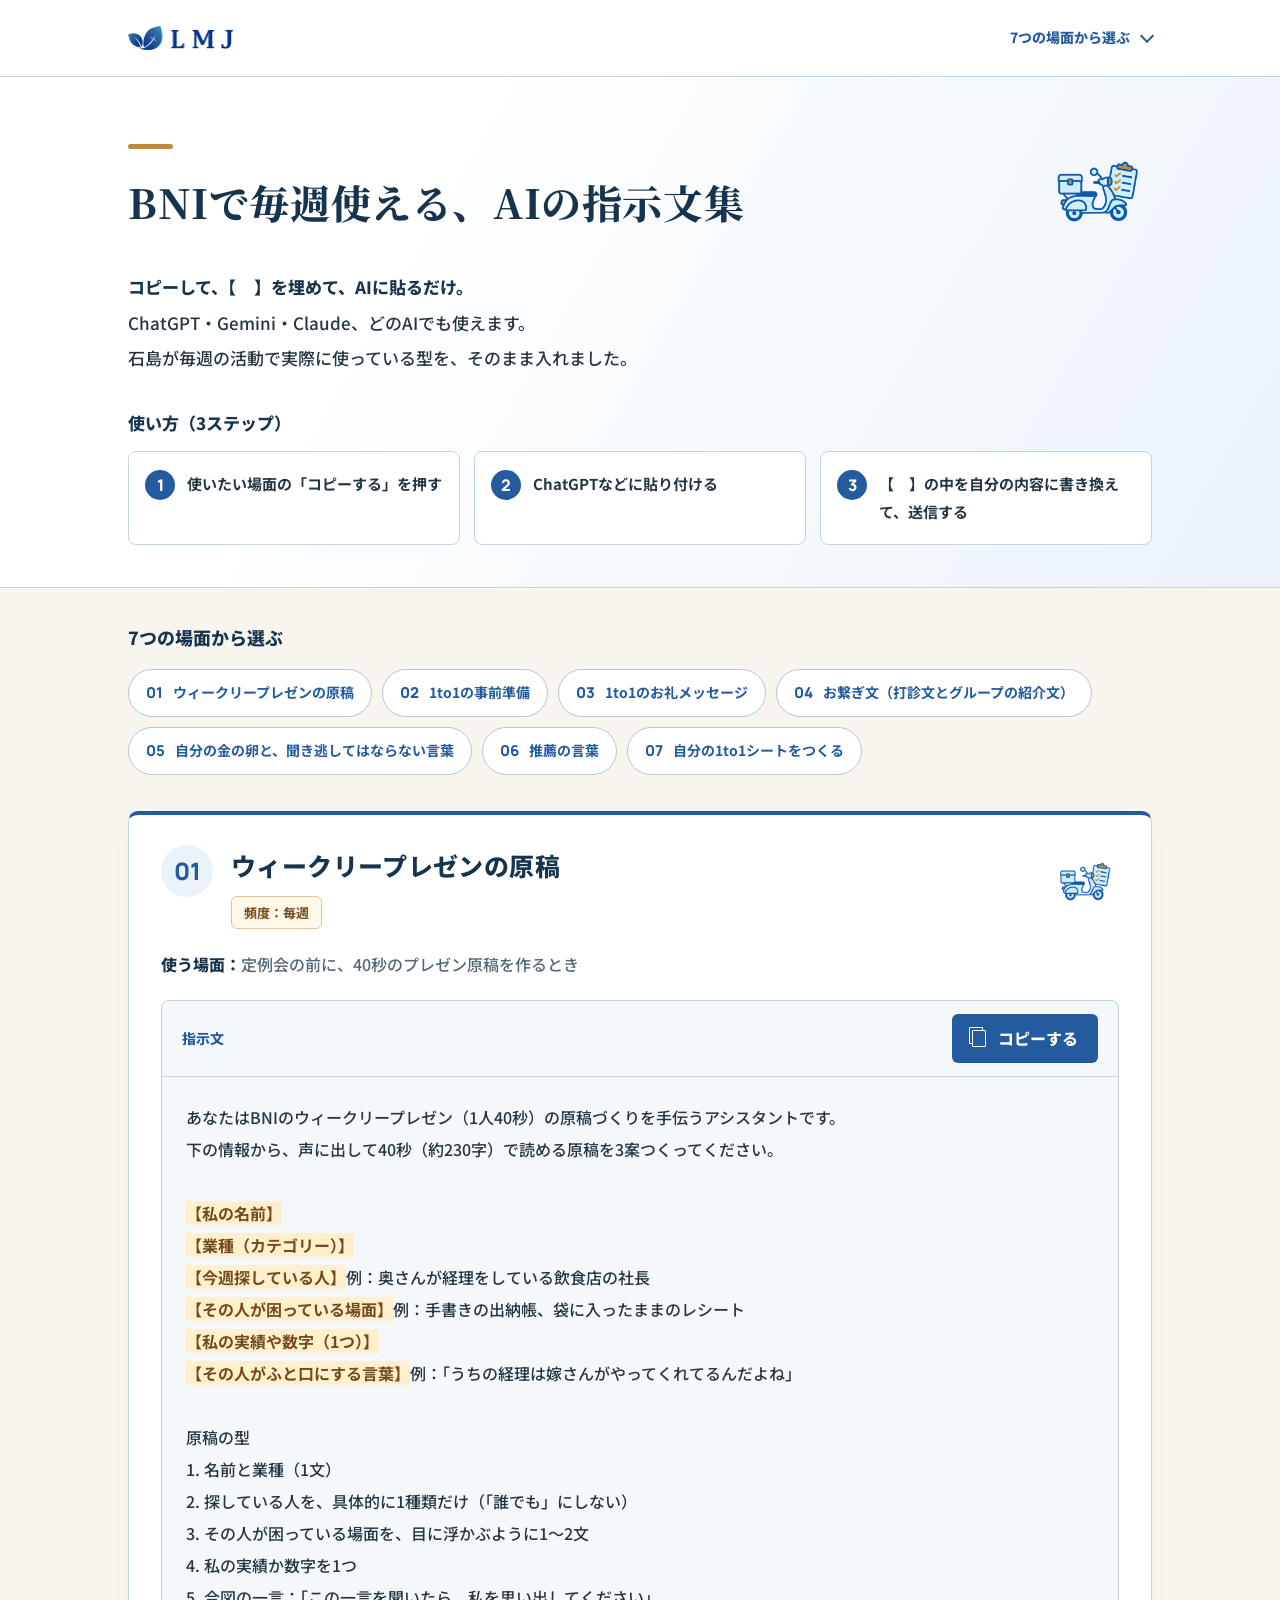
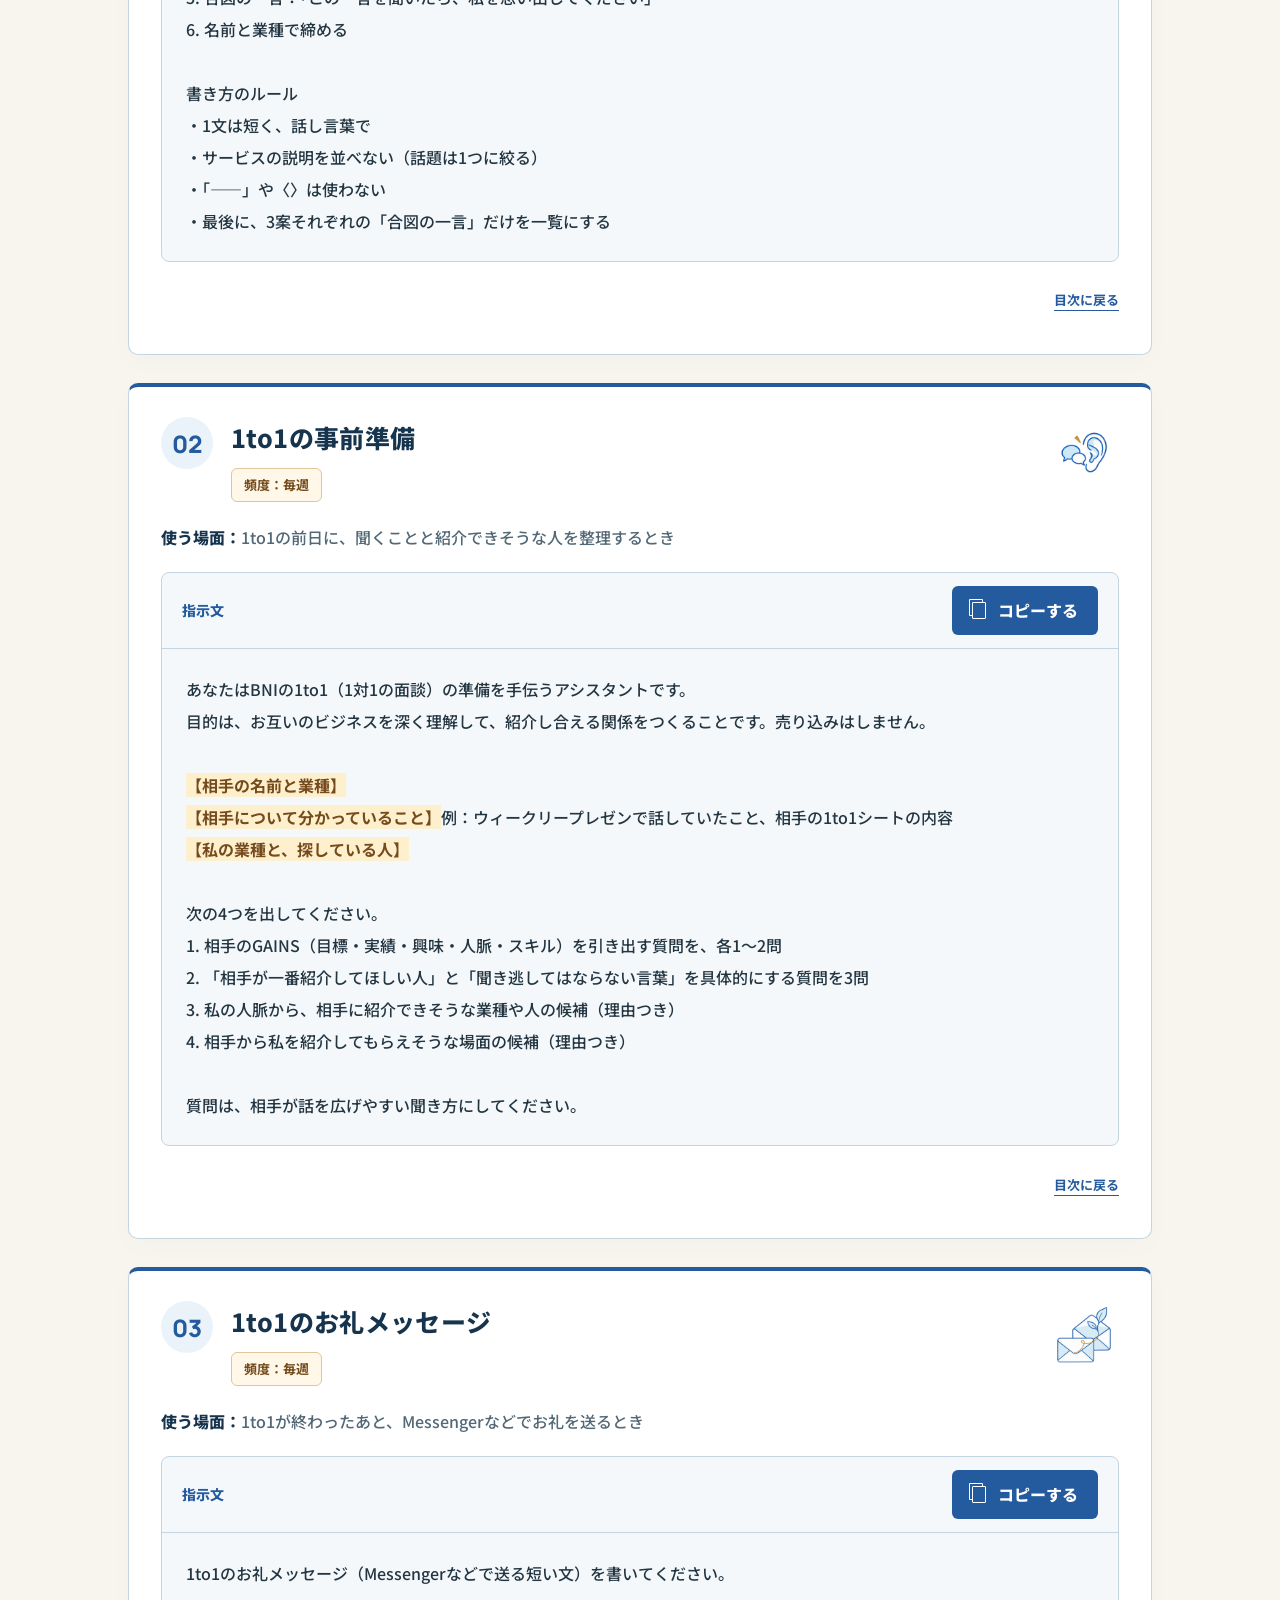
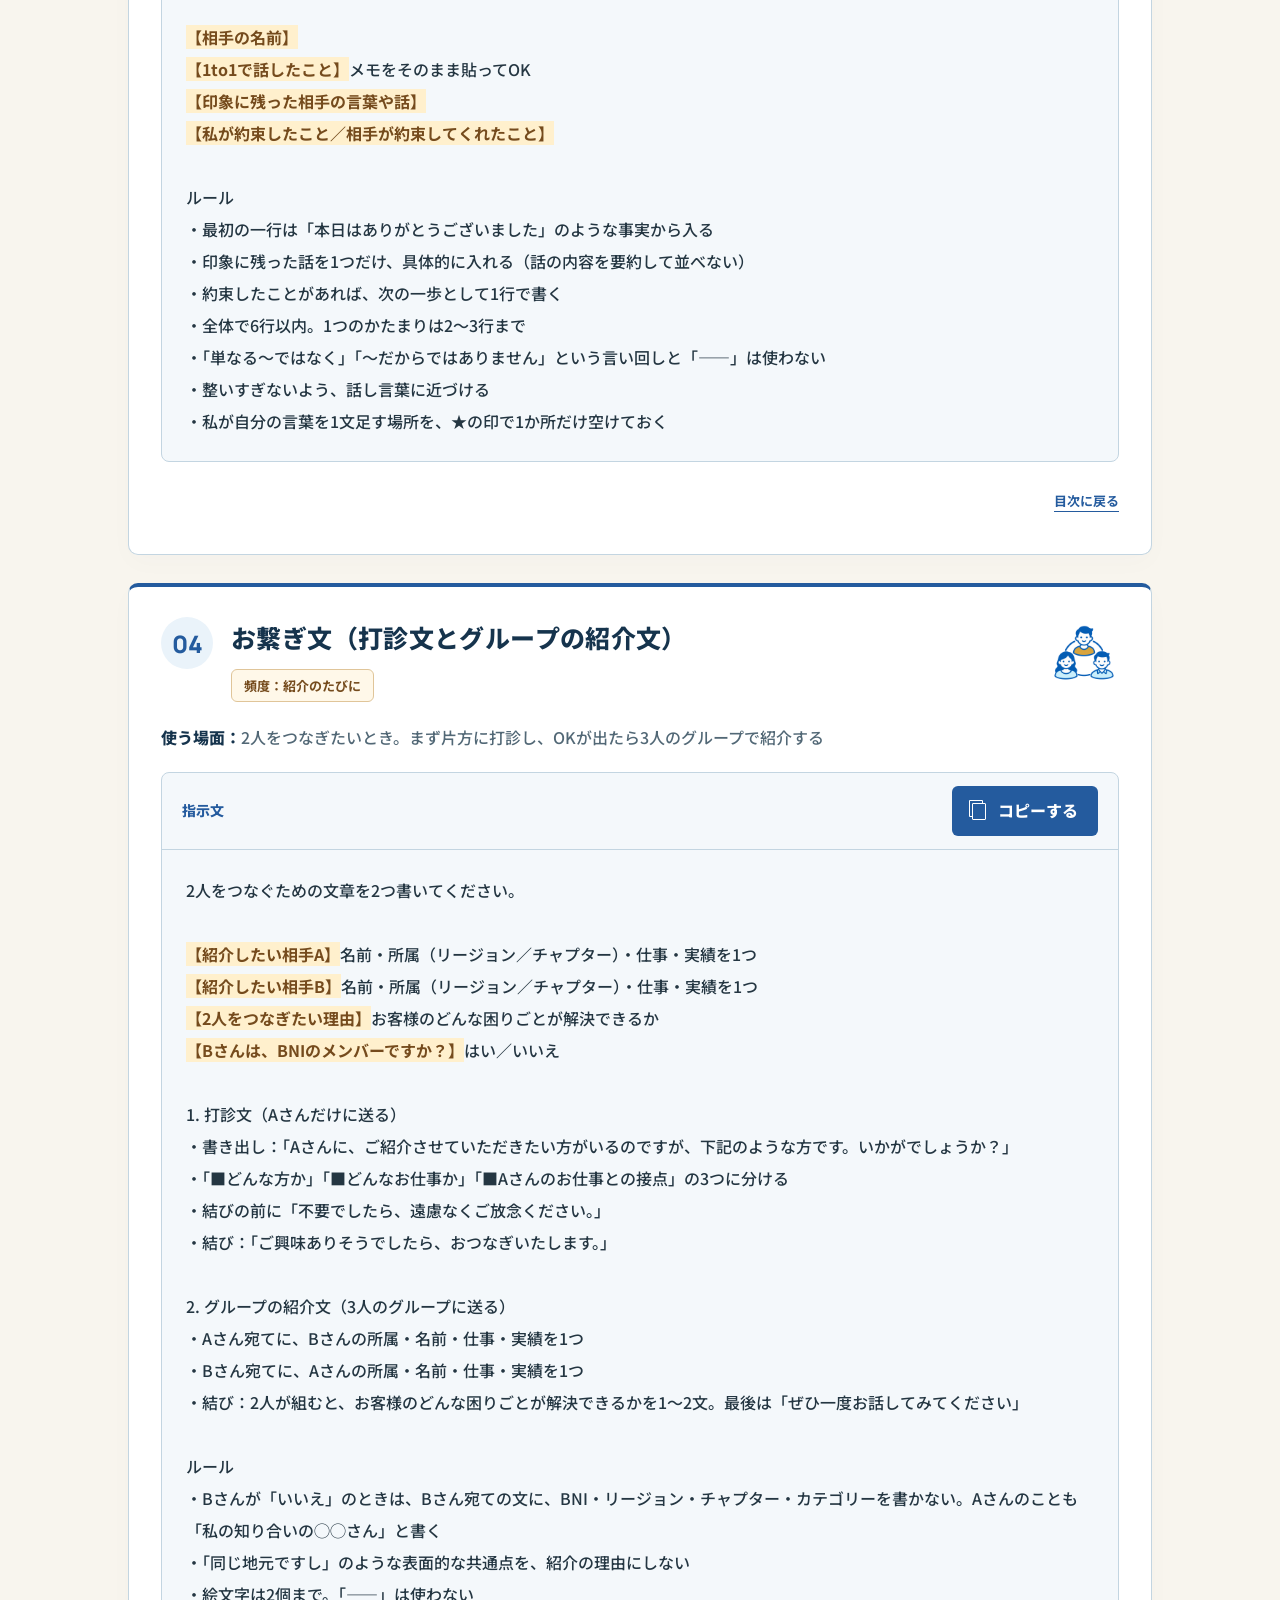
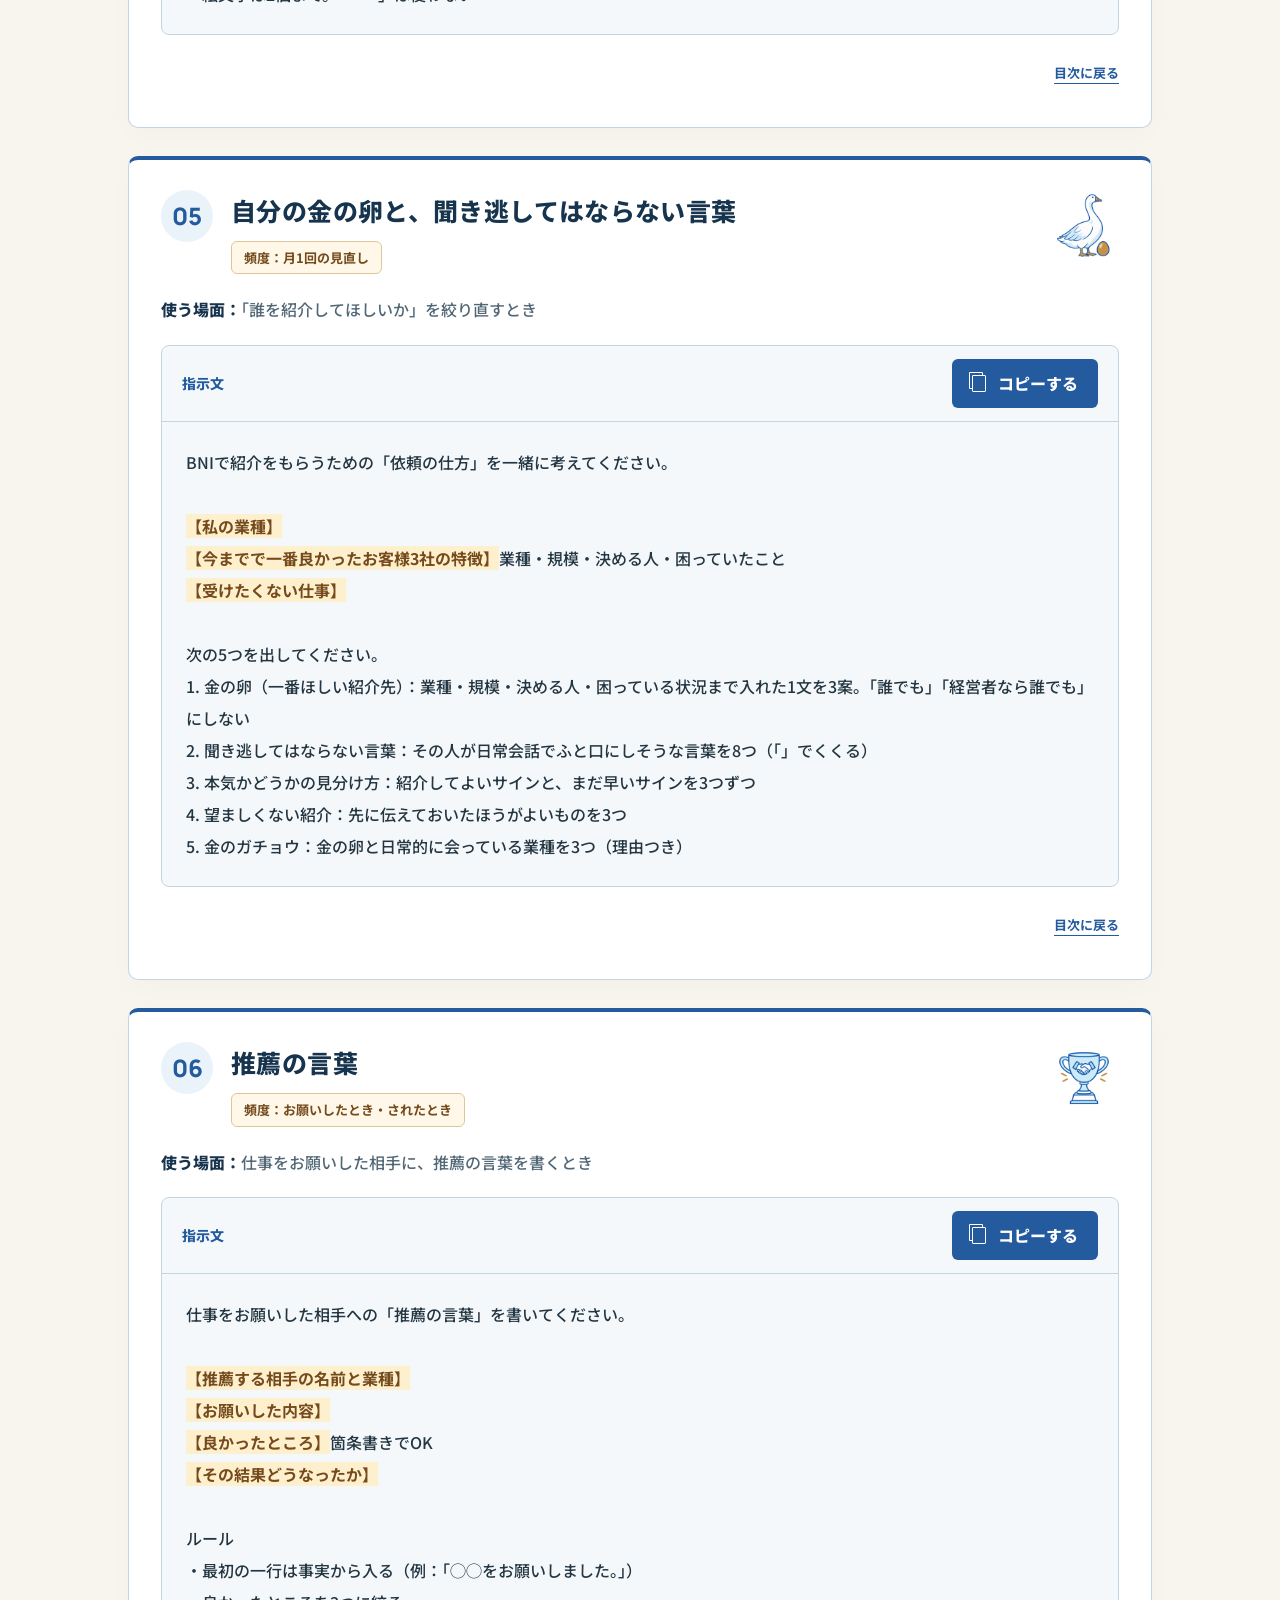
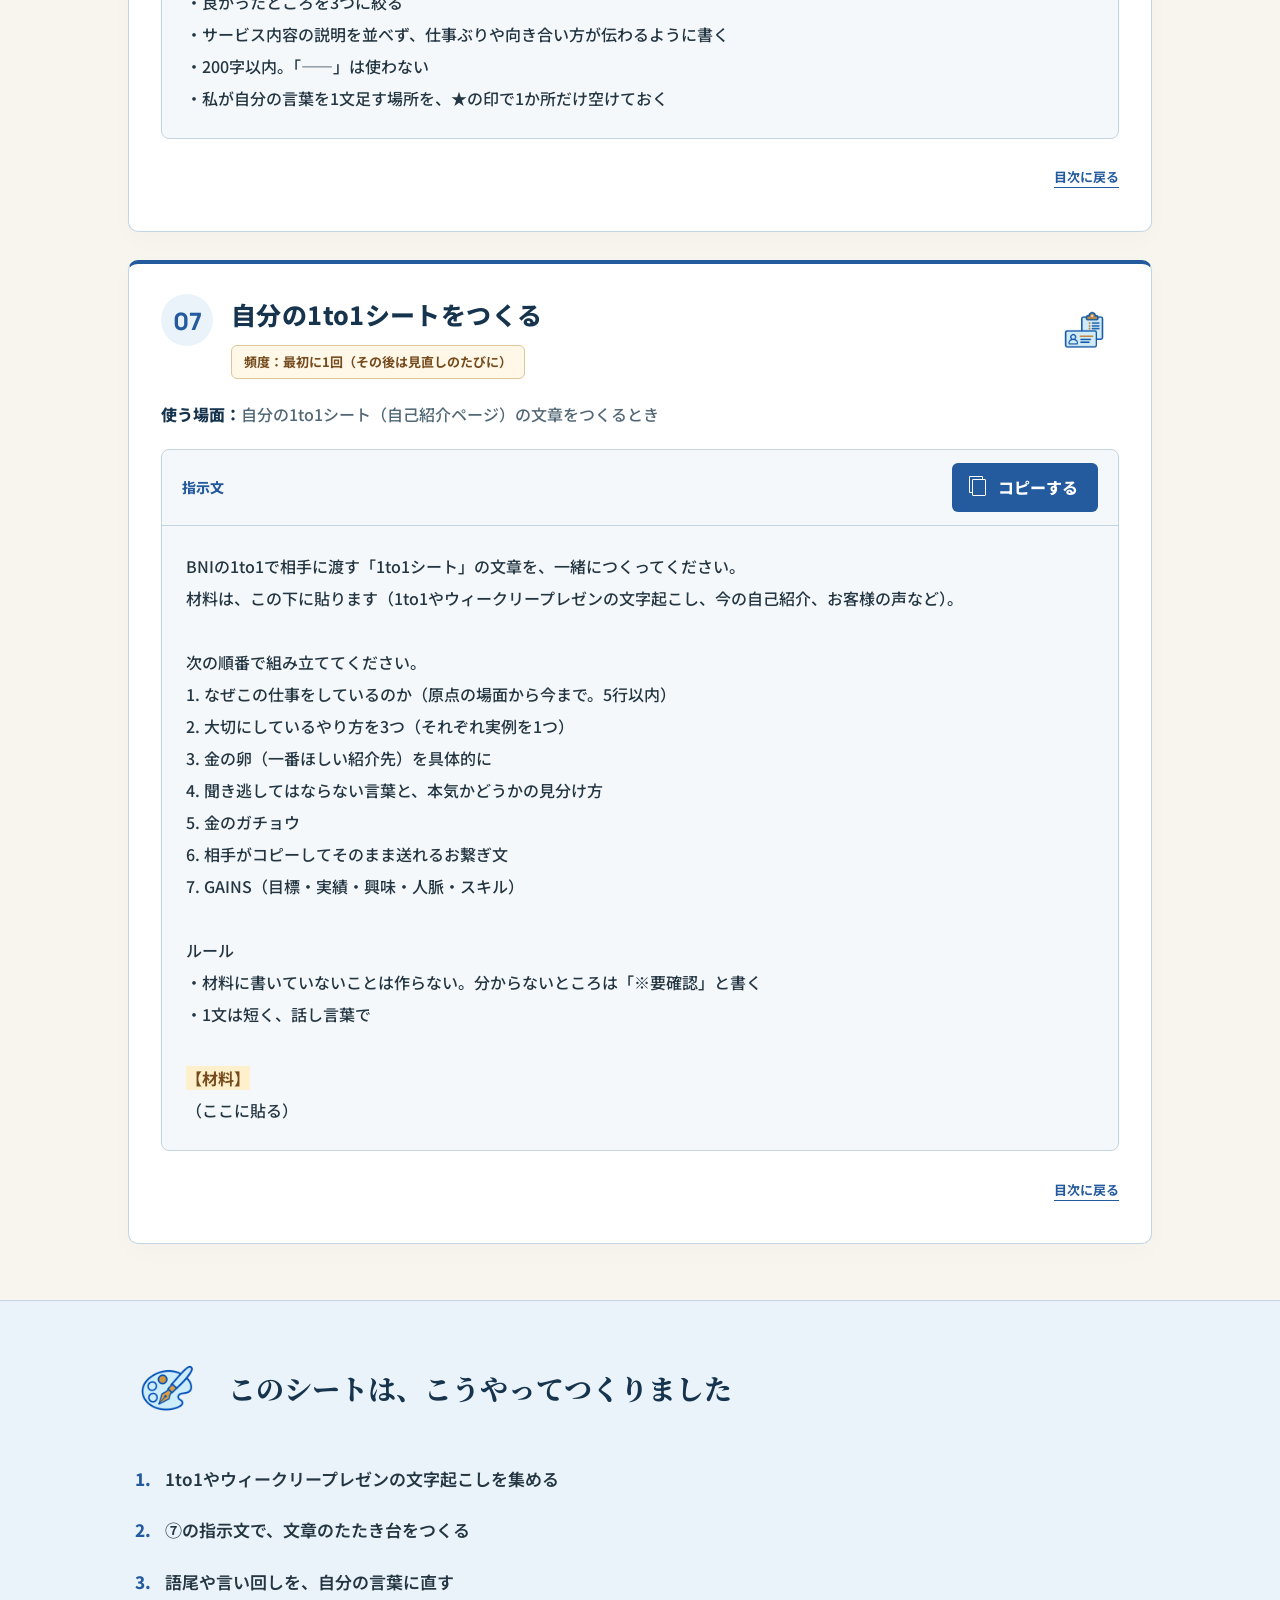
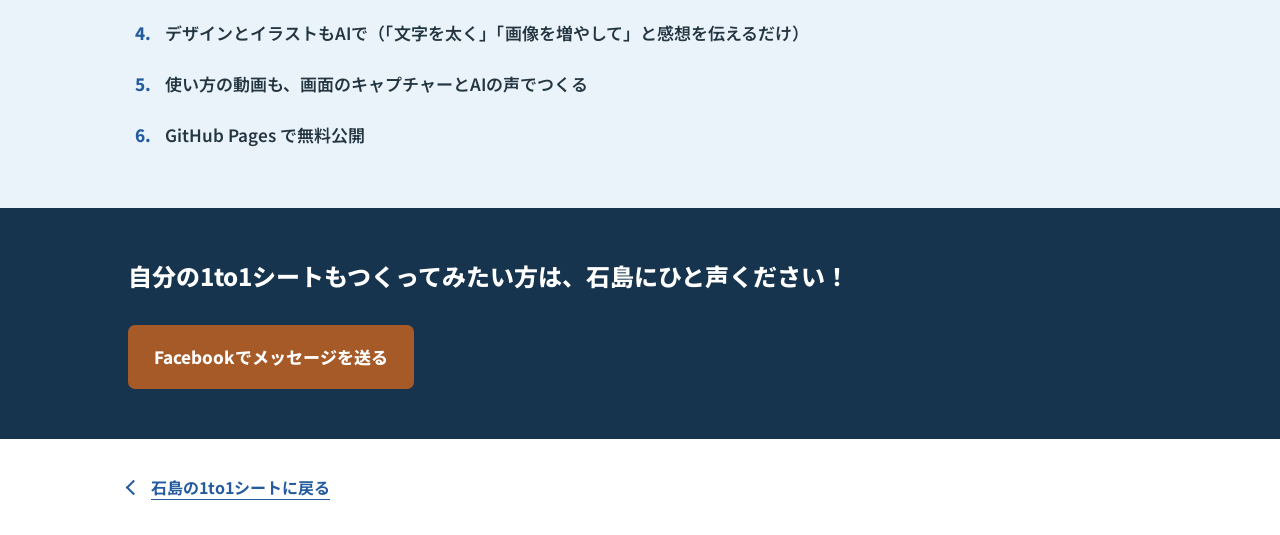
<file: howto.html>
<!DOCTYPE html>
<html lang="ja">
<head>
<meta charset="utf-8">
<meta name="viewport" content="width=device-width, initial-scale=1">
<meta name="robots" content="noindex, nofollow">
<title>BNIで毎週使える、AIの指示文集</title>
<meta name="description" content="コピーして、【　】を埋めて、AIに貼るだけ。BNIの毎週の活動で使える7つの指示文。">
<link rel="preconnect" href="https://fonts.googleapis.com">
<link rel="preconnect" href="https://fonts.gstatic.com" crossorigin>
<link href="https://fonts.googleapis.com/css2?family=Noto+Sans+JP:wght@500;600;700;800;900&amp;family=Noto+Serif+JP:wght@700;800&amp;family=Manrope:wght@700;800&amp;display=swap" rel="stylesheet">
<style>
:root{--blue:#245b9e;--navy:#16344d;--ink:#243642;--muted:#526876;--line:#c3d5e1;--paper:#f8f5ee;--sky:#eaf3fa;--gold:#bd8a42;--orange:#a65a28;--sans:'Noto Sans JP','Hiragino Sans',sans-serif;--serif:'Noto Serif JP','Hiragino Mincho ProN',serif;--disp:'Manrope',sans-serif}
*{box-sizing:border-box}
html{scroll-behavior:smooth;scroll-padding-top:94px}
body{margin:0;background:var(--paper);color:var(--ink);font:500 17px/1.95 var(--sans);-webkit-font-smoothing:antialiased}
a{color:var(--blue);text-underline-offset:5px}
a,button{-webkit-tap-highlight-color:transparent}
button{font:inherit;cursor:pointer}
:focus-visible{outline:3px solid var(--blue);outline-offset:5px}
img{display:block;max-width:100%;height:auto}
h1,h2,h3,p{margin:0}
h1,h2,h3{color:var(--navy);font-weight:800;overflow-wrap:anywhere}
.wrap{width:min(100%,1120px);margin-inline:auto;padding-inline:48px}
.top{position:sticky;top:0;z-index:10;background:rgba(255,255,255,.98);border-bottom:1px solid var(--line)}
.top .wrap{min-height:76px;display:flex;align-items:center;justify-content:space-between;gap:20px}
.brand{display:inline-flex;align-items:center;min-height:48px;flex-shrink:0}
.brand img{width:105px}
.top-link{display:inline-flex;align-items:center;gap:12px;min-height:48px;font-size:14px;font-weight:800;text-decoration:none}
.top-link::after{content:'';width:8px;height:8px;border-right:2px solid;border-bottom:2px solid;transform:rotate(45deg);margin-top:-5px}
.hero{padding:56px 0 42px;background:linear-gradient(120deg,#fff 30%,var(--sky) 100%);border-bottom:1px solid var(--line)}
.hero-heading{display:grid;grid-template-columns:minmax(0,1fr) 112px;gap:32px;align-items:center;margin-bottom:24px}
.hero-heading img{width:112px;height:112px;object-fit:contain}
h1{font-family:var(--serif);font-size:clamp(30px,3.15vw,40px);line-height:1.65;letter-spacing:.015em}
h1::before{content:'';display:block;width:45px;height:5px;border-radius:3px;background:var(--gold);margin-bottom:20px}
.lead{line-height:2.1}
.lead strong{font-weight:800;color:var(--navy)}
.steps-title{font-size:17px;margin:30px 0 12px}
.steps{display:grid;grid-template-columns:repeat(3,minmax(0,1fr));gap:14px;list-style:none;margin:0;padding:0;counter-reset:step}
.steps li{display:flex;align-items:flex-start;gap:12px;padding:18px 16px;background:#fff;border:1px solid var(--line);border-radius:8px;font-size:15px;font-weight:700;line-height:1.85;counter-increment:step}
.steps li::before{content:counter(step);display:grid;place-items:center;flex:0 0 30px;height:30px;border-radius:50%;background:var(--blue);color:white;font:800 16px var(--disp)}
.toc{padding:32px 0 36px;scroll-margin-top:16px}
.toc h2{font-size:18px;margin-bottom:14px}
.chips{display:flex;flex-wrap:wrap;gap:10px;list-style:none;padding:0;margin:0}
.chips li{max-width:100%}
.chips a{display:flex;align-items:center;gap:10px;min-height:48px;padding:11px 17px;border:1px solid #b1c9da;border-radius:26px;background:white;font-size:14px;font-weight:700;line-height:1.7;text-decoration:none;transition:background .15s,border-color .15s}
.chips a:hover{background:var(--sky);border-color:var(--blue)}
.chip-number{font:800 15px var(--disp);color:var(--blue);flex-shrink:0}
.prompts{display:grid;gap:28px;padding-bottom:56px}
.prompt-card{min-width:0;scroll-margin-top:16px;background:#fff;border:1px solid var(--line);border-top:4px solid var(--blue);border-radius:10px;padding:30px 32px 32px;box-shadow:0 8px 26px #16344d05}
.card-head{display:grid;grid-template-columns:52px minmax(0,1fr) 70px;gap:18px;align-items:start}
.card-number{display:grid;place-items:center;width:52px;height:52px;border-radius:50%;background:var(--sky);color:var(--blue);font:800 24px var(--disp)}
.card-title{min-width:0}
.card-title h2{font-size:25px;line-height:1.65;letter-spacing:.015em}
.frequency{display:inline-block;max-width:100%;margin-top:10px;padding:4px 12px;border:1px solid #e0c599;border-radius:6px;background:#fff8e9;color:#754b1d;font-size:13px;font-weight:700;line-height:1.8;overflow-wrap:anywhere}
.card-head img{width:70px;height:70px;object-fit:contain}
.scene{margin:20px 0;color:var(--muted);font-size:16px;line-height:1.9}
.scene strong{font-weight:800;color:var(--navy)}
.prompt-box{border:1px solid var(--line);border-radius:8px;background:#f4f8fb}
.prompt-toolbar{display:flex;justify-content:space-between;align-items:center;gap:16px;border-bottom:1px solid var(--line);padding:13px 20px}
.prompt-label{color:var(--blue);font-size:14px;font-weight:800}
.copy{display:inline-flex;align-items:center;justify-content:center;gap:12px;min-height:48px;padding:11px 20px;background:var(--blue);border:0;border-radius:6px;color:#fff;font-size:16px;font-weight:800;line-height:1.7;transition:background .15s}
.copy::before{content:'';width:12px;height:15px;border:1.5px solid currentColor;border-radius:1px;box-shadow:-3px -3px 0 -1px var(--blue),-3px -3px 0 0 currentColor;flex-shrink:0}
.copy:hover,.copy.done{background:var(--navy)}
.copy:disabled{cursor:wait}
.prompt-text{margin:0;padding:24px;font:500 16px/2 var(--sans);white-space:pre-wrap;overflow-wrap:anywhere;word-break:normal;tab-size:2}
.placeholder{color:#754b1d;background:#fff0cd;font-weight:700;box-decoration-break:clone;-webkit-box-decoration-break:clone}
.card-bottom{display:flex;justify-content:flex-end;margin-top:16px}
.toc-back{display:inline-flex;align-items:center;min-height:44px;font-size:13px;font-weight:700}
.making{background:var(--sky);border-top:1px solid var(--line);padding:48px 0}
.making-heading{display:flex;gap:22px;align-items:center;margin-bottom:26px}
.making-heading img{width:78px;height:78px;object-fit:contain}
.making h2{font-family:var(--serif);font-size:28px;line-height:1.7}
.making ol{padding-left:1.6em;margin:0}
.making li{padding:9px 0 9px 10px;font-weight:600;overflow-wrap:anywhere}
.making li::marker{color:var(--blue);font-weight:800}
.contact{padding:46px 0 50px;background:var(--navy);color:#fff}
.contact p{max-width:860px;font-size:24px;font-weight:800;line-height:1.85}
.facebook{display:inline-flex;align-items:center;justify-content:center;max-width:100%;min-height:58px;margin-top:26px;padding:15px 24px;background:var(--orange);border:2px solid transparent;border-radius:7px;color:#fff;text-decoration:none;font-size:17px;font-weight:800;line-height:1.8;text-align:center}
.facebook:hover{background:#87491f}
.contact :focus-visible{outline-color:#fff}
footer{background:#fff;padding:24px 0}
.back{display:inline-flex;align-items:center;gap:12px;min-height:48px;font-size:16px;font-weight:700}
.back::before{content:'';width:9px;height:9px;border-left:2px solid;border-bottom:2px solid;transform:rotate(45deg);flex-shrink:0}
.toast{position:fixed;left:50%;bottom:max(24px,env(safe-area-inset-bottom));transform:translate(-50%,12px);z-index:30;max-width:calc(100% - 32px);width:max-content;padding:14px 22px;background:var(--navy);border:1px solid #93aec2;border-radius:8px;color:#fff;font-size:15px;font-weight:700;line-height:1.8;box-shadow:0 6px 24px #16344d26;opacity:0;pointer-events:none;transition:opacity .15s,transform .15s}
.toast.show{opacity:1;transform:translate(-50%,0)}
@media(max-width:760px){
html{scroll-padding-top:82px}
.wrap{padding-inline:20px}
.top .wrap{min-height:64px}
.brand img{width:85px}
.top-link{font-size:13px}
.hero{padding:30px 0}
.hero-heading{grid-template-columns:minmax(0,1fr) 58px;gap:12px;margin-bottom:20px}
.hero-heading img{width:58px;height:58px;align-self:start;margin-top:44px}
h1{font-size:29px;line-height:1.7;letter-spacing:0}
h1::before{margin-bottom:16px;width:36px;height:4px}
.lead{font-size:16px;line-height:2}
.steps-title{margin-top:24px}
.steps{grid-template-columns:1fr;gap:9px}
.steps li{align-items:center;padding:13px 14px;font-size:15px}
.toc{padding:26px 0}
.chips{gap:8px}
.chips a{font-size:13px;padding:11px 13px;gap:8px;border-radius:18px}
.prompts{gap:22px;padding-bottom:34px}
.prompt-card{padding:20px 16px 16px;border-radius:8px}
.card-head{grid-template-columns:38px minmax(0,1fr) 42px;gap:10px}
.card-number{width:38px;height:38px;font-size:20px}
.card-title h2{font-size:21px;letter-spacing:0;line-height:1.65}
.card-head img{width:42px;height:42px}
.frequency{font-size:12px;padding:4px 8px;margin-top:8px}
.scene{font-size:15px;margin:16px 0}
.prompt-toolbar{padding:12px;gap:8px}
.prompt-label{font-size:13px}
.copy{padding:11px 14px;gap:10px;font-size:15px}
.prompt-text{padding:18px 14px;font-size:16px;line-height:1.95}
.card-bottom{margin-top:8px}
.making{padding:32px 0}
.making-heading{gap:14px;margin-bottom:18px}
.making-heading img{width:50px;height:50px}
.making h2{font-size:24px}
.making li{font-size:16px;padding-left:4px}
.contact{padding:32px 0 36px}
.contact p{font-size:21px}
.facebook{width:100%;padding:14px 12px;font-size:16px}
footer{padding:18px 0}
.back{font-size:15px}
}
@media(prefers-reduced-motion:reduce){html{scroll-behavior:auto}*,*::before{transition:none!important}}
</style>
</head>
<body>
<header class="top"><div class="wrap">
  <a class="brand" href="index.html" aria-label="石島の1to1シートに戻る"><img src="img/lmj-logo.png" alt="LMJ" width="421" height="93"></a>
  <a class="top-link" href="#contents">7つの場面から選ぶ</a>
</div></header>
<main>
<section class="hero" aria-labelledby="page-title"><div class="wrap">
  <div class="hero-heading"><h1 id="page-title">BNIで毎週使える、AIの指示文集</h1><img src="img/icons/how-delivery-checklist.png" alt="" width="112" height="112"></div>
  <p class="lead"><strong>コピーして、【　】を埋めて、AIに貼るだけ。</strong><br>ChatGPT・Gemini・Claude、どのAIでも使えます。<br>石島が毎週の活動で実際に使っている型を、そのまま入れました。</p>
  <h2 class="steps-title">使い方（3ステップ）</h2>
  <ol class="steps">
    <li>使いたい場面の「コピーする」を押す</li>
    <li>ChatGPTなどに貼り付ける</li>
    <li>【　】の中を自分の内容に書き換えて、送信する</li>
  </ol>
</div></section>
<div class="wrap">
<nav class="toc" id="contents" aria-labelledby="contents-title">
  <h2 id="contents-title">7つの場面から選ぶ</h2>
  <ul class="chips">
    <li><a href="#prompt-1"><span class="chip-number">01</span><span>ウィークリープレゼンの原稿</span></a></li>
    <li><a href="#prompt-2"><span class="chip-number">02</span><span>1to1の事前準備</span></a></li>
    <li><a href="#prompt-3"><span class="chip-number">03</span><span>1to1のお礼メッセージ</span></a></li>
    <li><a href="#prompt-4"><span class="chip-number">04</span><span>お繋ぎ文（打診文とグループの紹介文）</span></a></li>
    <li><a href="#prompt-5"><span class="chip-number">05</span><span>自分の金の卵と、聞き逃してはならない言葉</span></a></li>
    <li><a href="#prompt-6"><span class="chip-number">06</span><span>推薦の言葉</span></a></li>
    <li><a href="#prompt-7"><span class="chip-number">07</span><span>自分の1to1シートをつくる</span></a></li>
  </ul>
</nav>
<div class="prompts">
<article class="prompt-card" id="prompt-1" aria-labelledby="title-1">
  <div class="card-head">
    <span class="card-number" aria-label="1">01</span>
    <div class="card-title"><h2 id="title-1">ウィークリープレゼンの原稿</h2><span class="frequency">頻度：毎週</span></div>
    <img src="img/icons/how-delivery-checklist.png" alt="" width="70" height="70" loading="lazy">
  </div>
  <p class="scene"><strong>使う場面：</strong>定例会の前に、40秒のプレゼン原稿を作るとき</p>
  <div class="prompt-box">
    <div class="prompt-toolbar"><span class="prompt-label">指示文</span><button class="copy" type="button" data-copy="text-1" aria-describedby="title-1">コピーする</button></div>
    <pre class="prompt-text" id="text-1">あなたはBNIのウィークリープレゼン（1人40秒）の原稿づくりを手伝うアシスタントです。
下の情報から、声に出して40秒（約230字）で読める原稿を3案つくってください。

<span class="placeholder">【私の名前】</span>
<span class="placeholder">【業種（カテゴリー）】</span>
<span class="placeholder">【今週探している人】</span>例：奥さんが経理をしている飲食店の社長
<span class="placeholder">【その人が困っている場面】</span>例：手書きの出納帳、袋に入ったままのレシート
<span class="placeholder">【私の実績や数字（1つ）】</span>
<span class="placeholder">【その人がふと口にする言葉】</span>例：「うちの経理は嫁さんがやってくれてるんだよね」

原稿の型
1. 名前と業種（1文）
2. 探している人を、具体的に1種類だけ（「誰でも」にしない）
3. その人が困っている場面を、目に浮かぶように1〜2文
4. 私の実績か数字を1つ
5. 合図の一言：「この一言を聞いたら、私を思い出してください」
6. 名前と業種で締める

書き方のルール
・1文は短く、話し言葉で
・サービスの説明を並べない（話題は1つに絞る）
・「——」や〈〉は使わない
・最後に、3案それぞれの「合図の一言」だけを一覧にする</pre>
  </div>
  <div class="card-bottom"><a class="toc-back" href="#contents">目次に戻る</a></div>
</article>
<article class="prompt-card" id="prompt-2" aria-labelledby="title-2">
  <div class="card-head">
    <span class="card-number" aria-label="2">02</span>
    <div class="card-title"><h2 id="title-2">1to1の事前準備</h2><span class="frequency">頻度：毎週</span></div>
    <img src="img/icons/listening.png" alt="" width="70" height="70" loading="lazy">
  </div>
  <p class="scene"><strong>使う場面：</strong>1to1の前日に、聞くことと紹介できそうな人を整理するとき</p>
  <div class="prompt-box">
    <div class="prompt-toolbar"><span class="prompt-label">指示文</span><button class="copy" type="button" data-copy="text-2" aria-describedby="title-2">コピーする</button></div>
    <pre class="prompt-text" id="text-2">あなたはBNIの1to1（1対1の面談）の準備を手伝うアシスタントです。
目的は、お互いのビジネスを深く理解して、紹介し合える関係をつくることです。売り込みはしません。

<span class="placeholder">【相手の名前と業種】</span>
<span class="placeholder">【相手について分かっていること】</span>例：ウィークリープレゼンで話していたこと、相手の1to1シートの内容
<span class="placeholder">【私の業種と、探している人】</span>

次の4つを出してください。
1. 相手のGAINS（目標・実績・興味・人脈・スキル）を引き出す質問を、各1〜2問
2. 「相手が一番紹介してほしい人」と「聞き逃してはならない言葉」を具体的にする質問を3問
3. 私の人脈から、相手に紹介できそうな業種や人の候補（理由つき）
4. 相手から私を紹介してもらえそうな場面の候補（理由つき）

質問は、相手が話を広げやすい聞き方にしてください。</pre>
  </div>
  <div class="card-bottom"><a class="toc-back" href="#contents">目次に戻る</a></div>
</article>
<article class="prompt-card" id="prompt-3" aria-labelledby="title-3">
  <div class="card-head">
    <span class="card-number" aria-label="3">03</span>
    <div class="card-title"><h2 id="title-3">1to1のお礼メッセージ</h2><span class="frequency">頻度：毎週</span></div>
    <img src="img/icons/message.png" alt="" width="70" height="70" loading="lazy">
  </div>
  <p class="scene"><strong>使う場面：</strong>1to1が終わったあと、Messengerなどでお礼を送るとき</p>
  <div class="prompt-box">
    <div class="prompt-toolbar"><span class="prompt-label">指示文</span><button class="copy" type="button" data-copy="text-3" aria-describedby="title-3">コピーする</button></div>
    <pre class="prompt-text" id="text-3">1to1のお礼メッセージ（Messengerなどで送る短い文）を書いてください。

<span class="placeholder">【相手の名前】</span>
<span class="placeholder">【1to1で話したこと】</span>メモをそのまま貼ってOK
<span class="placeholder">【印象に残った相手の言葉や話】</span>
<span class="placeholder">【私が約束したこと／相手が約束してくれたこと】</span>

ルール
・最初の一行は「本日はありがとうございました」のような事実から入る
・印象に残った話を1つだけ、具体的に入れる（話の内容を要約して並べない）
・約束したことがあれば、次の一歩として1行で書く
・全体で6行以内。1つのかたまりは2〜3行まで
・「単なる〜ではなく」「〜だからではありません」という言い回しと「——」は使わない
・整いすぎないよう、話し言葉に近づける
・私が自分の言葉を1文足す場所を、★の印で1か所だけ空けておく</pre>
  </div>
  <div class="card-bottom"><a class="toc-back" href="#contents">目次に戻る</a></div>
</article>
<article class="prompt-card" id="prompt-4" aria-labelledby="title-4">
  <div class="card-head">
    <span class="card-number" aria-label="4">04</span>
    <div class="card-title"><h2 id="title-4">お繋ぎ文（打診文とグループの紹介文）</h2><span class="frequency">頻度：紹介のたびに</span></div>
    <img src="img/icons/gains-networks.png" alt="" width="70" height="70" loading="lazy">
  </div>
  <p class="scene"><strong>使う場面：</strong>2人をつなぎたいとき。まず片方に打診し、OKが出たら3人のグループで紹介する</p>
  <div class="prompt-box">
    <div class="prompt-toolbar"><span class="prompt-label">指示文</span><button class="copy" type="button" data-copy="text-4" aria-describedby="title-4">コピーする</button></div>
    <pre class="prompt-text" id="text-4">2人をつなぐための文章を2つ書いてください。

<span class="placeholder">【紹介したい相手A】</span>名前・所属（リージョン／チャプター）・仕事・実績を1つ
<span class="placeholder">【紹介したい相手B】</span>名前・所属（リージョン／チャプター）・仕事・実績を1つ
<span class="placeholder">【2人をつなぎたい理由】</span>お客様のどんな困りごとが解決できるか
<span class="placeholder">【Bさんは、BNIのメンバーですか？】</span>はい／いいえ

1. 打診文（Aさんだけに送る）
・書き出し：「Aさんに、ご紹介させていただきたい方がいるのですが、下記のような方です。いかがでしょうか？」
・「■どんな方か」「■どんなお仕事か」「■Aさんのお仕事との接点」の3つに分ける
・結びの前に「不要でしたら、遠慮なくご放念ください。」
・結び：「ご興味ありそうでしたら、おつなぎいたします。」

2. グループの紹介文（3人のグループに送る）
・Aさん宛てに、Bさんの所属・名前・仕事・実績を1つ
・Bさん宛てに、Aさんの所属・名前・仕事・実績を1つ
・結び：2人が組むと、お客様のどんな困りごとが解決できるかを1〜2文。最後は「ぜひ一度お話してみてください」

ルール
・Bさんが「いいえ」のときは、Bさん宛ての文に、BNI・リージョン・チャプター・カテゴリーを書かない。Aさんのことも「私の知り合いの◯◯さん」と書く
・「同じ地元ですし」のような表面的な共通点を、紹介の理由にしない
・絵文字は2個まで。「——」は使わない</pre>
  </div>
  <div class="card-bottom"><a class="toc-back" href="#contents">目次に戻る</a></div>
</article>
<article class="prompt-card" id="prompt-5" aria-labelledby="title-5">
  <div class="card-head">
    <span class="card-number" aria-label="5">05</span>
    <div class="card-title"><h2 id="title-5">自分の金の卵と、聞き逃してはならない言葉</h2><span class="frequency">頻度：月1回の見直し</span></div>
    <img src="img/icons/golden-goose.png" alt="" width="70" height="70" loading="lazy">
  </div>
  <p class="scene"><strong>使う場面：</strong>「誰を紹介してほしいか」を絞り直すとき</p>
  <div class="prompt-box">
    <div class="prompt-toolbar"><span class="prompt-label">指示文</span><button class="copy" type="button" data-copy="text-5" aria-describedby="title-5">コピーする</button></div>
    <pre class="prompt-text" id="text-5">BNIで紹介をもらうための「依頼の仕方」を一緒に考えてください。

<span class="placeholder">【私の業種】</span>
<span class="placeholder">【今までで一番良かったお客様3社の特徴】</span>業種・規模・決める人・困っていたこと
<span class="placeholder">【受けたくない仕事】</span>

次の5つを出してください。
1. 金の卵（一番ほしい紹介先）：業種・規模・決める人・困っている状況まで入れた1文を3案。「誰でも」「経営者なら誰でも」にしない
2. 聞き逃してはならない言葉：その人が日常会話でふと口にしそうな言葉を8つ（「」でくくる）
3. 本気かどうかの見分け方：紹介してよいサインと、まだ早いサインを3つずつ
4. 望ましくない紹介：先に伝えておいたほうがよいものを3つ
5. 金のガチョウ：金の卵と日常的に会っている業種を3つ（理由つき）</pre>
  </div>
  <div class="card-bottom"><a class="toc-back" href="#contents">目次に戻る</a></div>
</article>
<article class="prompt-card" id="prompt-6" aria-labelledby="title-6">
  <div class="card-head">
    <span class="card-number" aria-label="6">06</span>
    <div class="card-title"><h2 id="title-6">推薦の言葉</h2><span class="frequency">頻度：お願いしたとき・されたとき</span></div>
    <img src="img/icons/referral-trophy.png" alt="" width="70" height="70" loading="lazy">
  </div>
  <p class="scene"><strong>使う場面：</strong>仕事をお願いした相手に、推薦の言葉を書くとき</p>
  <div class="prompt-box">
    <div class="prompt-toolbar"><span class="prompt-label">指示文</span><button class="copy" type="button" data-copy="text-6" aria-describedby="title-6">コピーする</button></div>
    <pre class="prompt-text" id="text-6">仕事をお願いした相手への「推薦の言葉」を書いてください。

<span class="placeholder">【推薦する相手の名前と業種】</span>
<span class="placeholder">【お願いした内容】</span>
<span class="placeholder">【良かったところ】</span>箇条書きでOK
<span class="placeholder">【その結果どうなったか】</span>

ルール
・最初の一行は事実から入る（例：「◯◯をお願いしました。」）
・良かったところを3つに絞る
・サービス内容の説明を並べず、仕事ぶりや向き合い方が伝わるように書く
・200字以内。「——」は使わない
・私が自分の言葉を1文足す場所を、★の印で1か所だけ空けておく</pre>
  </div>
  <div class="card-bottom"><a class="toc-back" href="#contents">目次に戻る</a></div>
</article>
<article class="prompt-card" id="prompt-7" aria-labelledby="title-7">
  <div class="card-head">
    <span class="card-number" aria-label="7">07</span>
    <div class="card-title"><h2 id="title-7">自分の1to1シートをつくる</h2><span class="frequency">頻度：最初に1回（その後は見直しのたびに）</span></div>
    <img src="img/icons/sheet-profile.png" alt="" width="70" height="70" loading="lazy">
  </div>
  <p class="scene"><strong>使う場面：</strong>自分の1to1シート（自己紹介ページ）の文章をつくるとき</p>
  <div class="prompt-box">
    <div class="prompt-toolbar"><span class="prompt-label">指示文</span><button class="copy" type="button" data-copy="text-7" aria-describedby="title-7">コピーする</button></div>
    <pre class="prompt-text" id="text-7">BNIの1to1で相手に渡す「1to1シート」の文章を、一緒につくってください。
材料は、この下に貼ります（1to1やウィークリープレゼンの文字起こし、今の自己紹介、お客様の声など）。

次の順番で組み立ててください。
1. なぜこの仕事をしているのか（原点の場面から今まで。5行以内）
2. 大切にしているやり方を3つ（それぞれ実例を1つ）
3. 金の卵（一番ほしい紹介先）を具体的に
4. 聞き逃してはならない言葉と、本気かどうかの見分け方
5. 金のガチョウ
6. 相手がコピーしてそのまま送れるお繋ぎ文
7. GAINS（目標・実績・興味・人脈・スキル）

ルール
・材料に書いていないことは作らない。分からないところは「※要確認」と書く
・1文は短く、話し言葉で

<span class="placeholder">【材料】</span>
（ここに貼る）</pre>
  </div>
  <div class="card-bottom"><a class="toc-back" href="#contents">目次に戻る</a></div>
</article>
</div>
</div>
<section class="making" aria-labelledby="making-title"><div class="wrap">
  <div class="making-heading"><img src="img/icons/voice-designer.png" alt="" width="78" height="78" loading="lazy"><h2 id="making-title">このシートは、こうやってつくりました</h2></div>
  <ol>
    <li>1to1やウィークリープレゼンの文字起こしを集める</li>
    <li>⑦の指示文で、文章のたたき台をつくる</li>
    <li>語尾や言い回しを、自分の言葉に直す</li>
    <li>デザインとイラストもAIで（「文字を太く」「画像を増やして」と感想を伝えるだけ）</li>
    <li>使い方の動画も、画面のキャプチャーとAIの声でつくる</li>
    <li>GitHub Pages で無料公開</li>
  </ol>
</div></section>
<section class="contact" aria-label="お問い合わせ"><div class="wrap">
  <p>自分の1to1シートもつくってみたい方は、石島にひと声ください！</p>
  <a class="facebook" href="https://www.facebook.com/ryota.challenger">Facebookでメッセージを送る</a>
</div></section>
</main>
<footer><div class="wrap"><a class="back" href="index.html">石島の1to1シートに戻る</a></div></footer>
<div class="toast" role="status" aria-live="polite" aria-atomic="true"></div>
<script>
(() => {
  const toast = document.querySelector('.toast');
  let toastTimer;
  function notify(message) {
    clearTimeout(toastTimer);
    toast.textContent = message;
    toast.classList.add('show');
    toastTimer = setTimeout(() => {
      toast.classList.remove('show');
      toast.textContent = '';
    }, 2600);
  }
  function fallbackCopy(text) {
    const active = document.activeElement;
    const selection = window.getSelection();
    const ranges = [];
    if (selection) {
      for (let i = 0; i < selection.rangeCount; i++) ranges.push(selection.getRangeAt(i).cloneRange());
    }
    const field = document.createElement('textarea');
    field.value = text;
    field.readOnly = true;
    field.style.cssText = 'position:fixed;left:0;top:0;width:1px;height:1px;padding:0;border:0;opacity:0;font-size:16px;';
    document.body.appendChild(field);
    try {
      field.focus({ preventScroll: true });
      field.select();
      field.setSelectionRange(0, field.value.length);
      if (!document.execCommand('copy')) throw new Error('Copy failed');
    } finally {
      field.remove();
      if (active && active.isConnected) active.focus({ preventScroll: true });
      if (selection) {
        selection.removeAllRanges();
        ranges.forEach(range => selection.addRange(range));
      }
    }
  }
  document.querySelectorAll('[data-copy]').forEach(button => {
    let buttonTimer;
    button.addEventListener('click', async () => {
      const text = document.getElementById(button.dataset.copy).textContent;
      button.disabled = true;
      try {
        try {
          if (!navigator.clipboard || typeof navigator.clipboard.writeText !== 'function') throw new Error('Clipboard unavailable');
          await navigator.clipboard.writeText(text);
        } catch {
          fallbackCopy(text);
        }
        clearTimeout(buttonTimer);
        button.textContent = 'コピーしました';
        button.classList.add('done');
        notify('コピーしました');
        buttonTimer = setTimeout(() => {
          button.textContent = 'コピーする';
          button.classList.remove('done');
        }, 2600);
      } catch {
        notify('コピーできませんでした。指示文を選択してコピーしてください。');
      } finally {
        button.disabled = false;
      }
    });
  });
})();
</script>
</body>
</html>
</file>
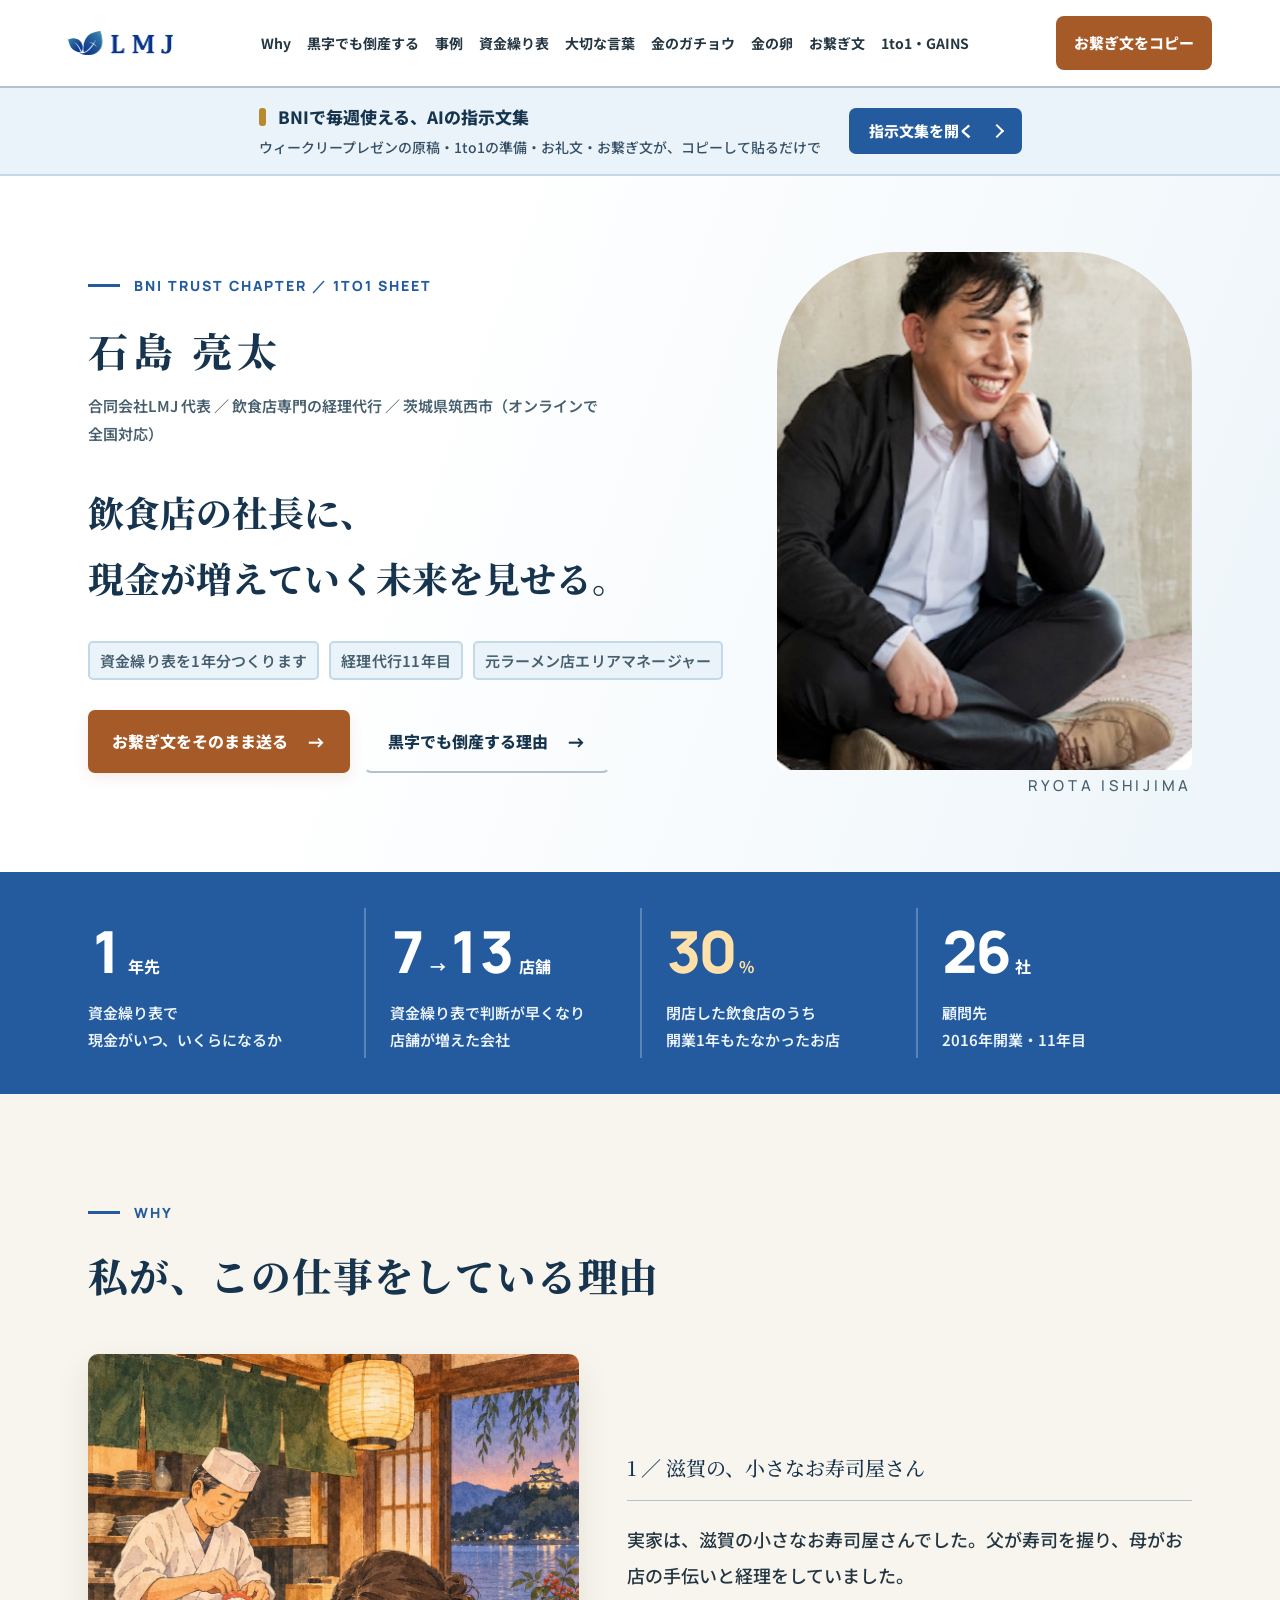
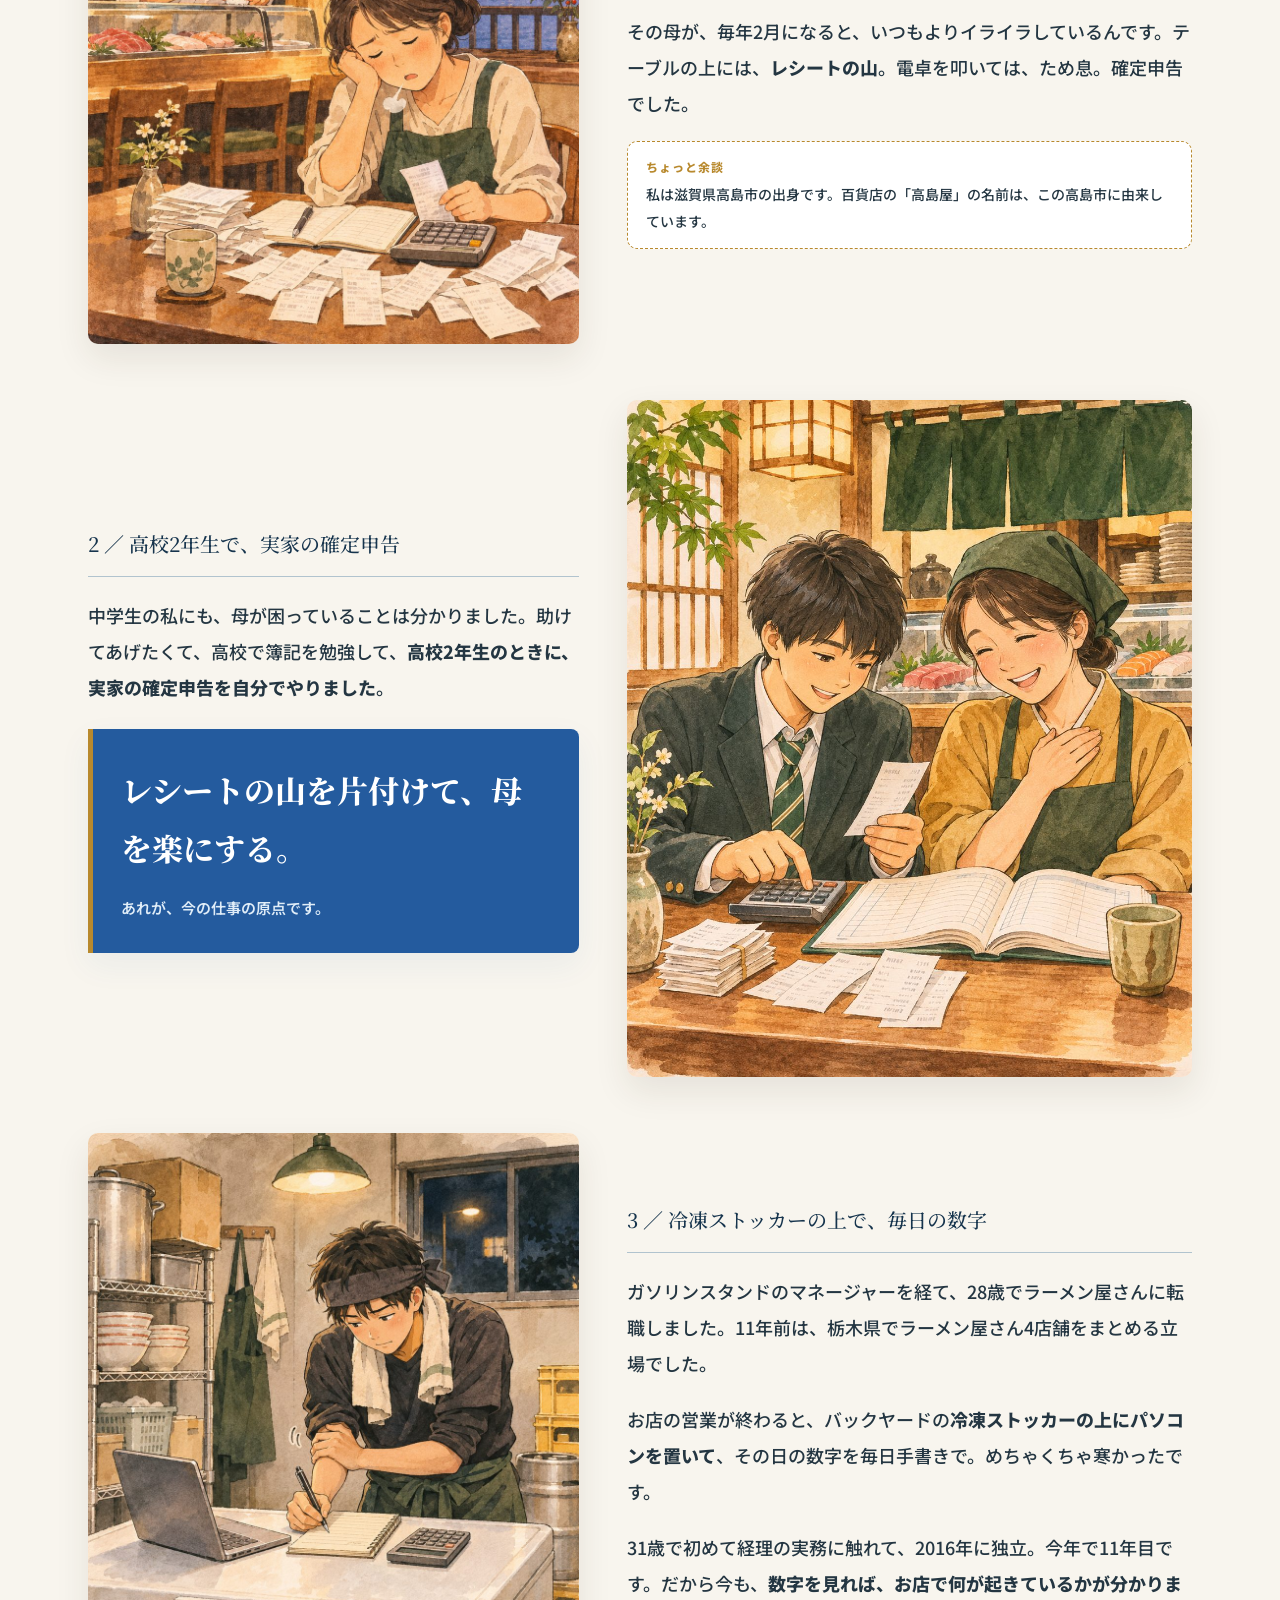
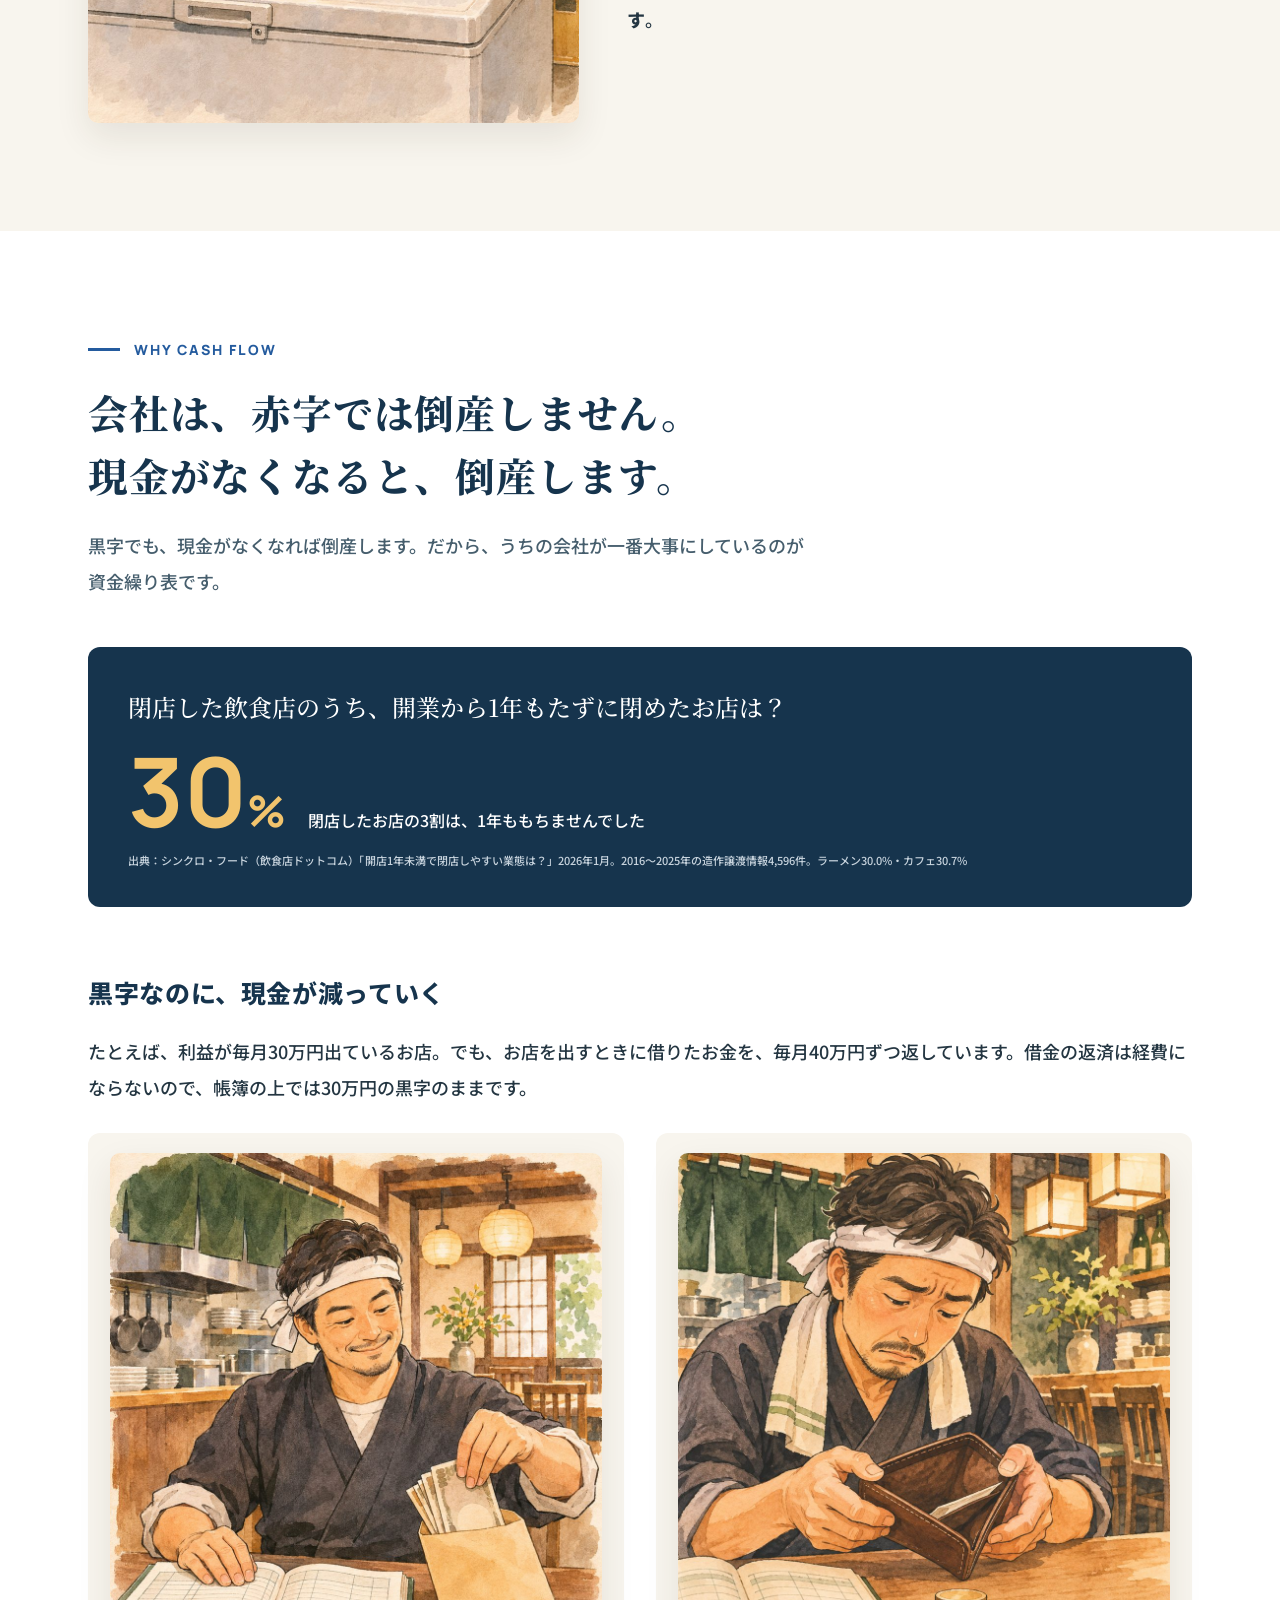
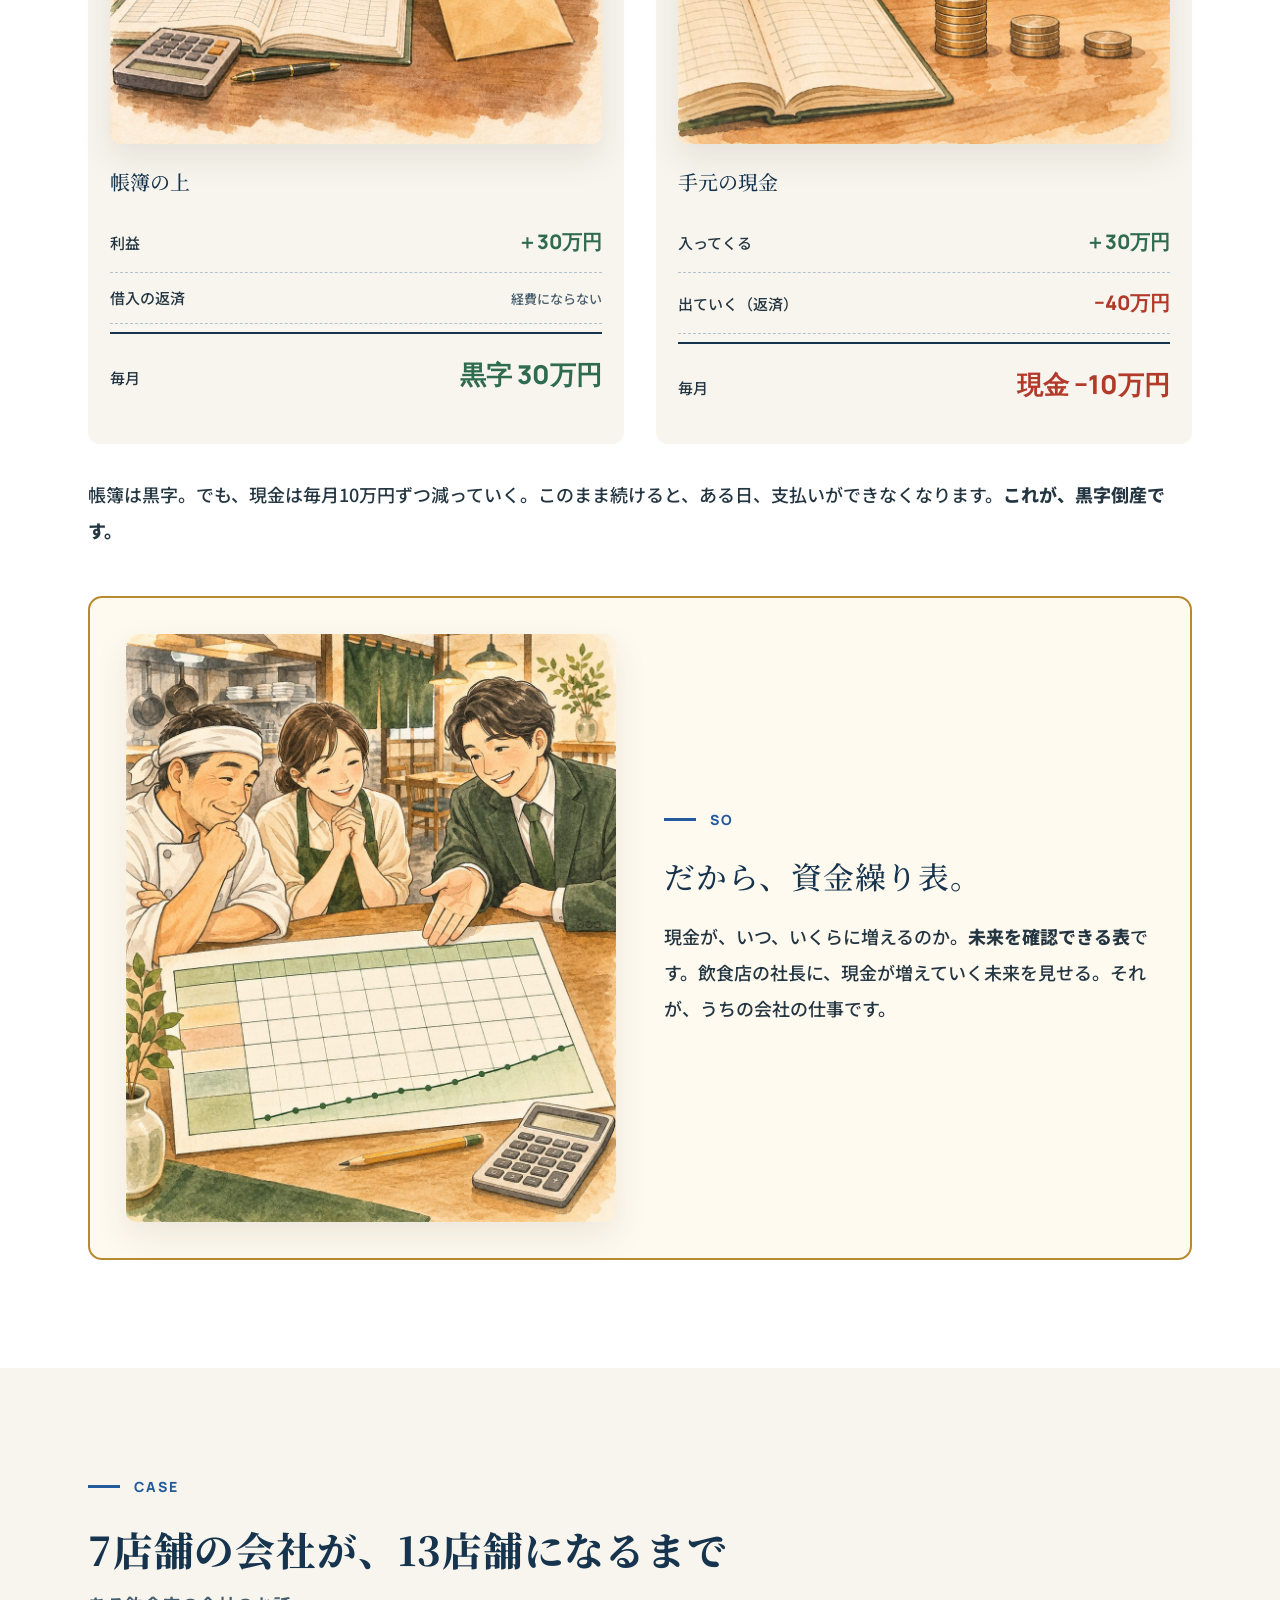
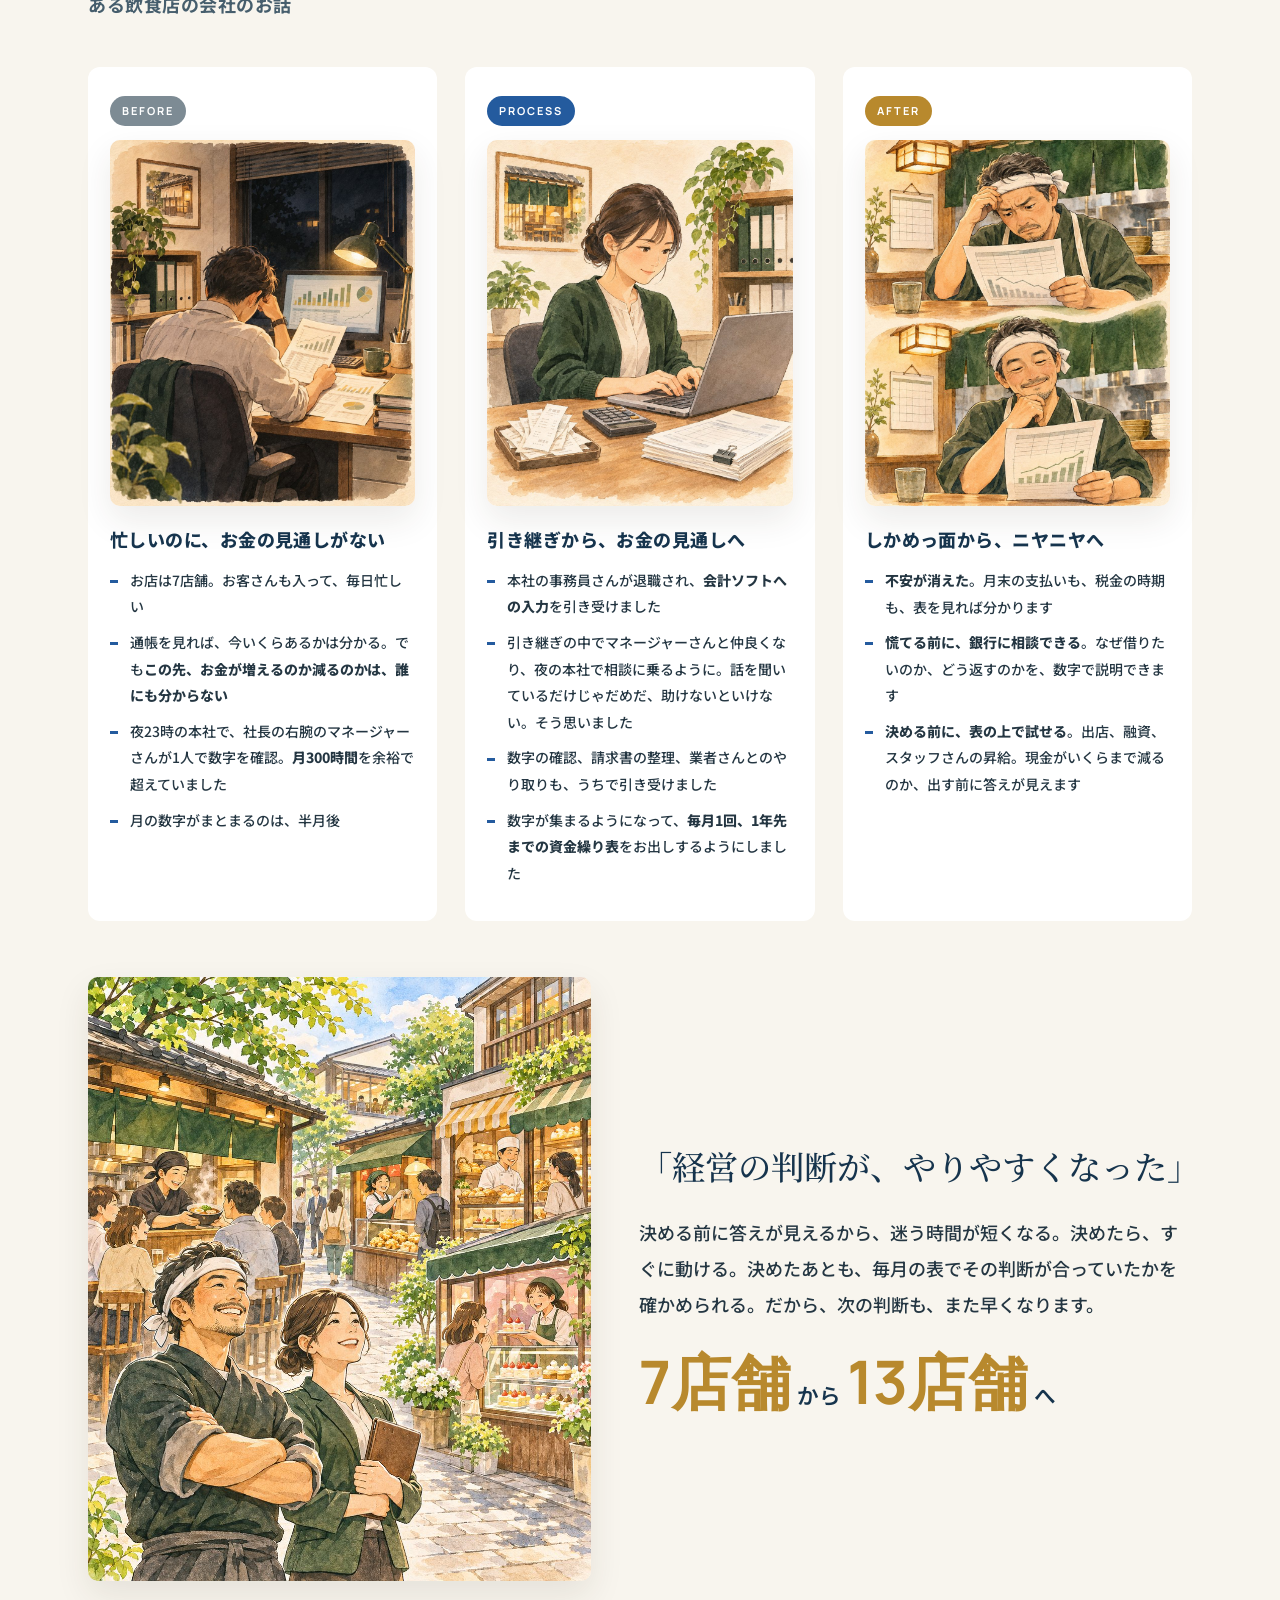
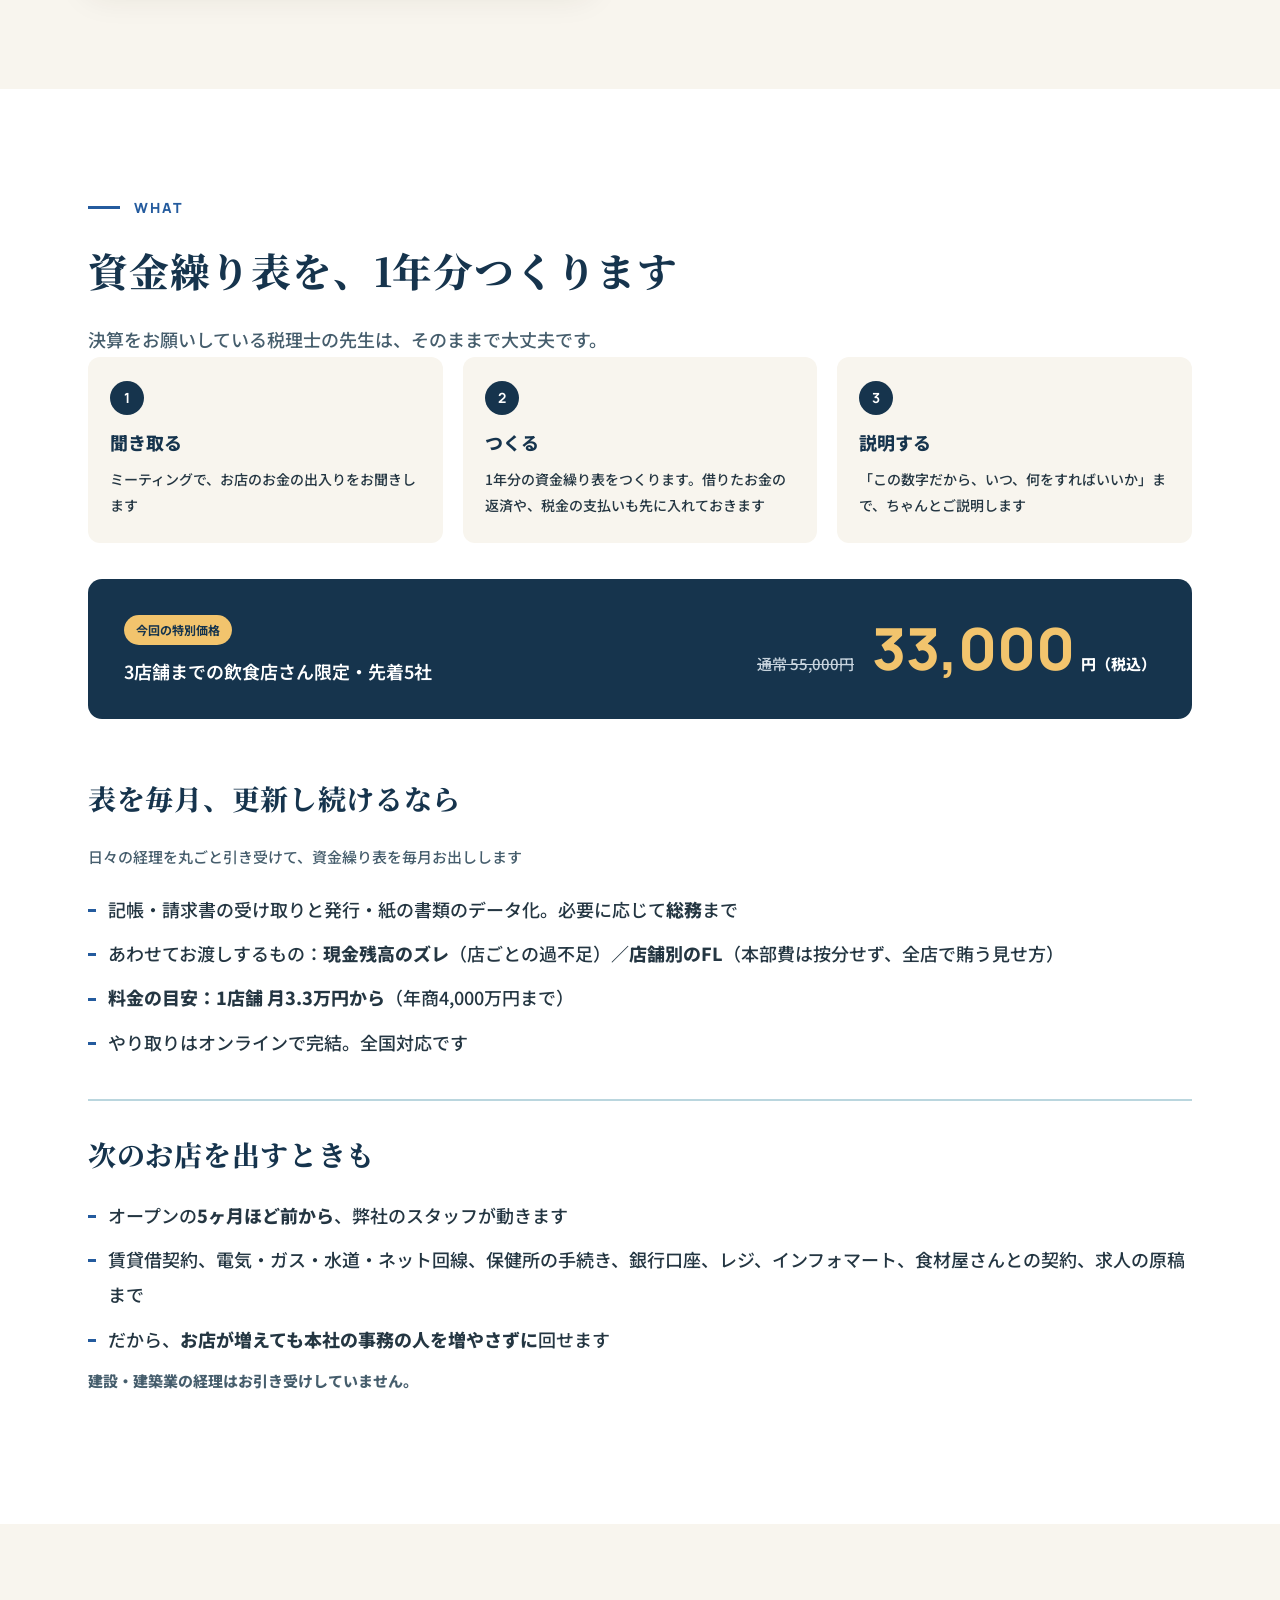
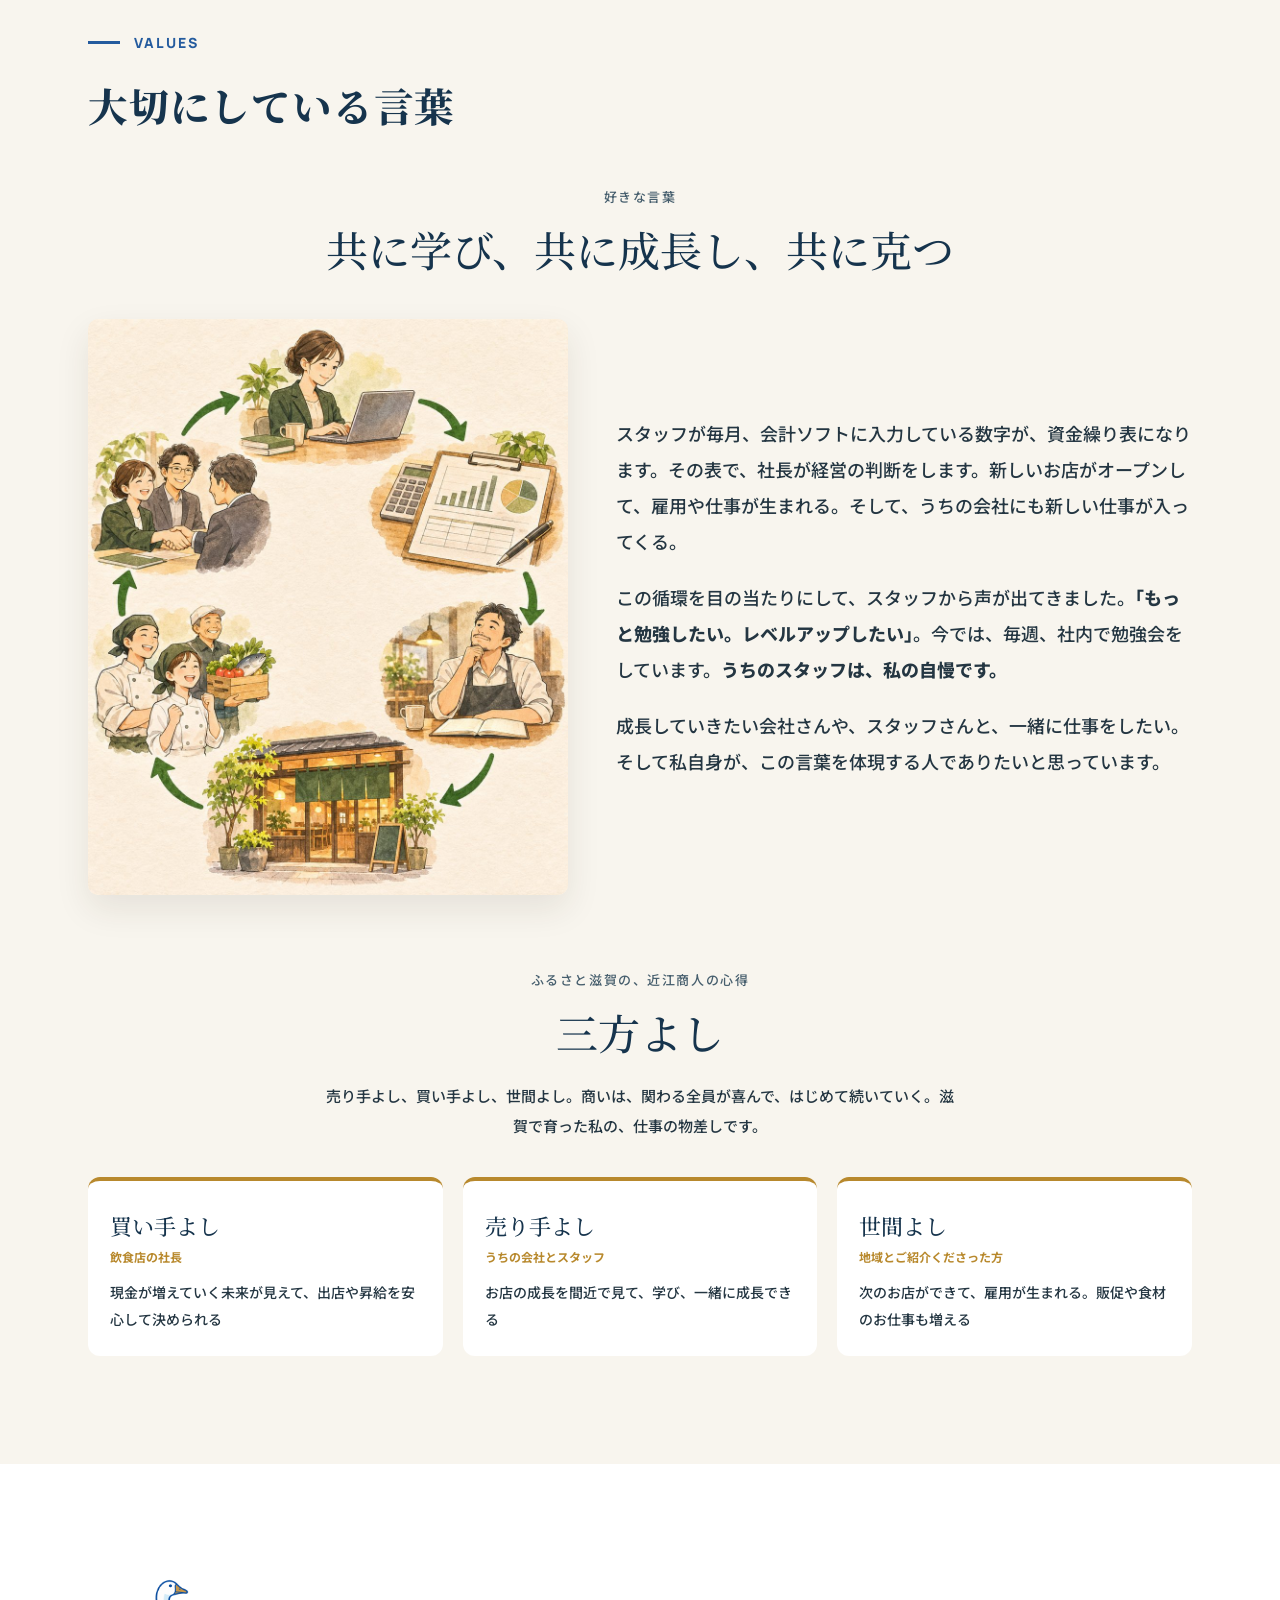
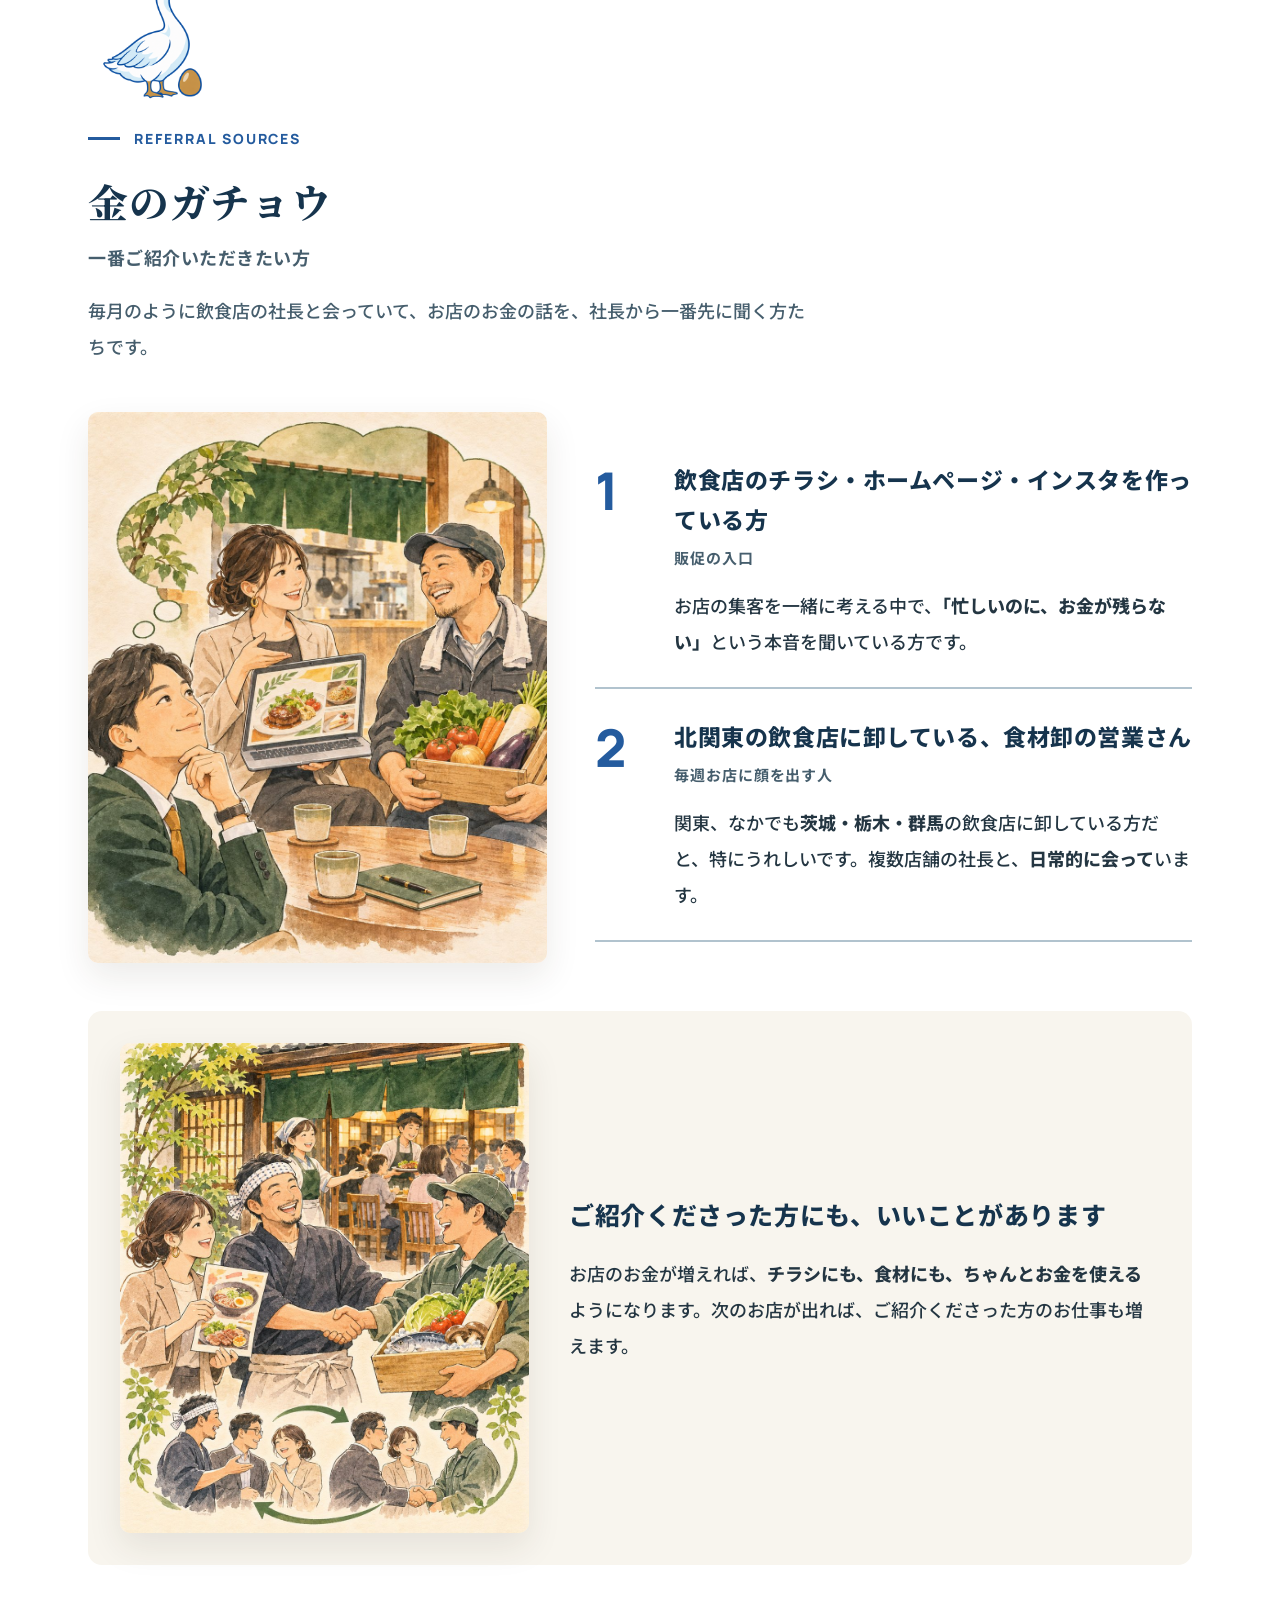
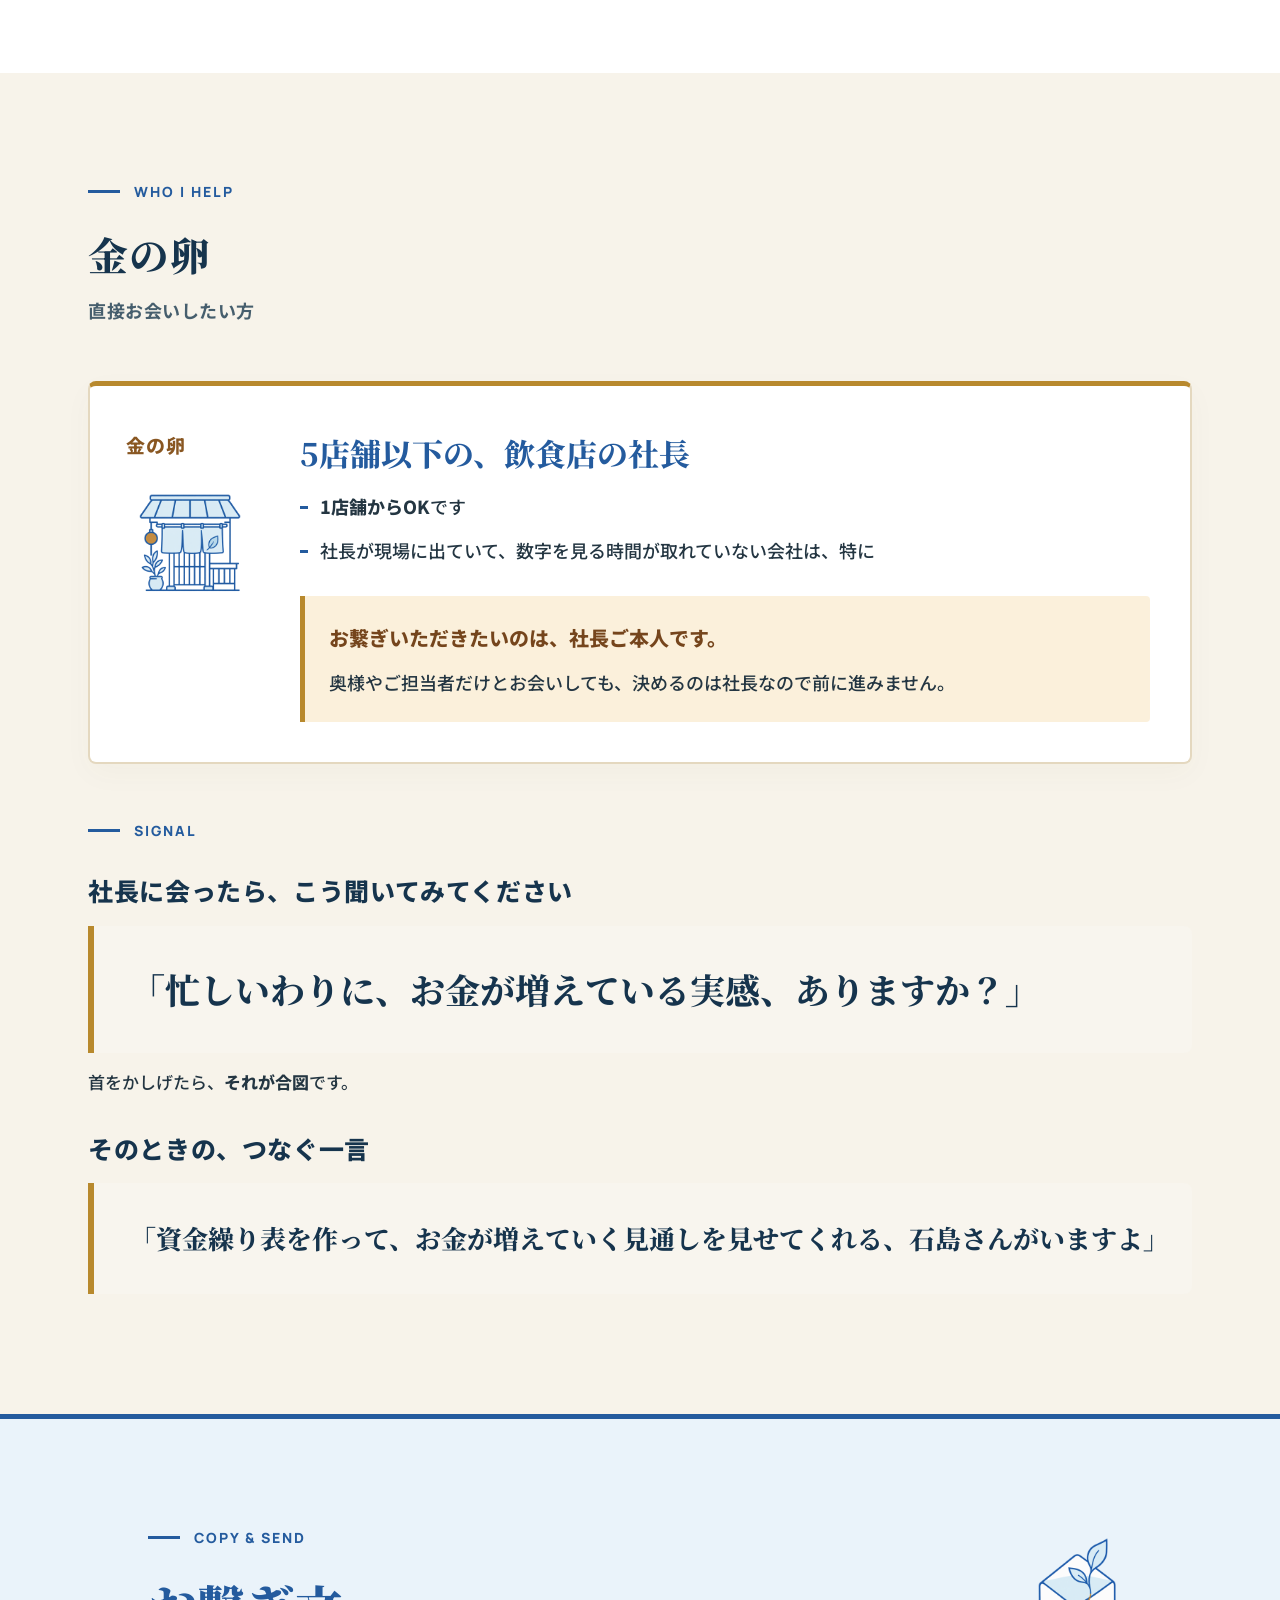
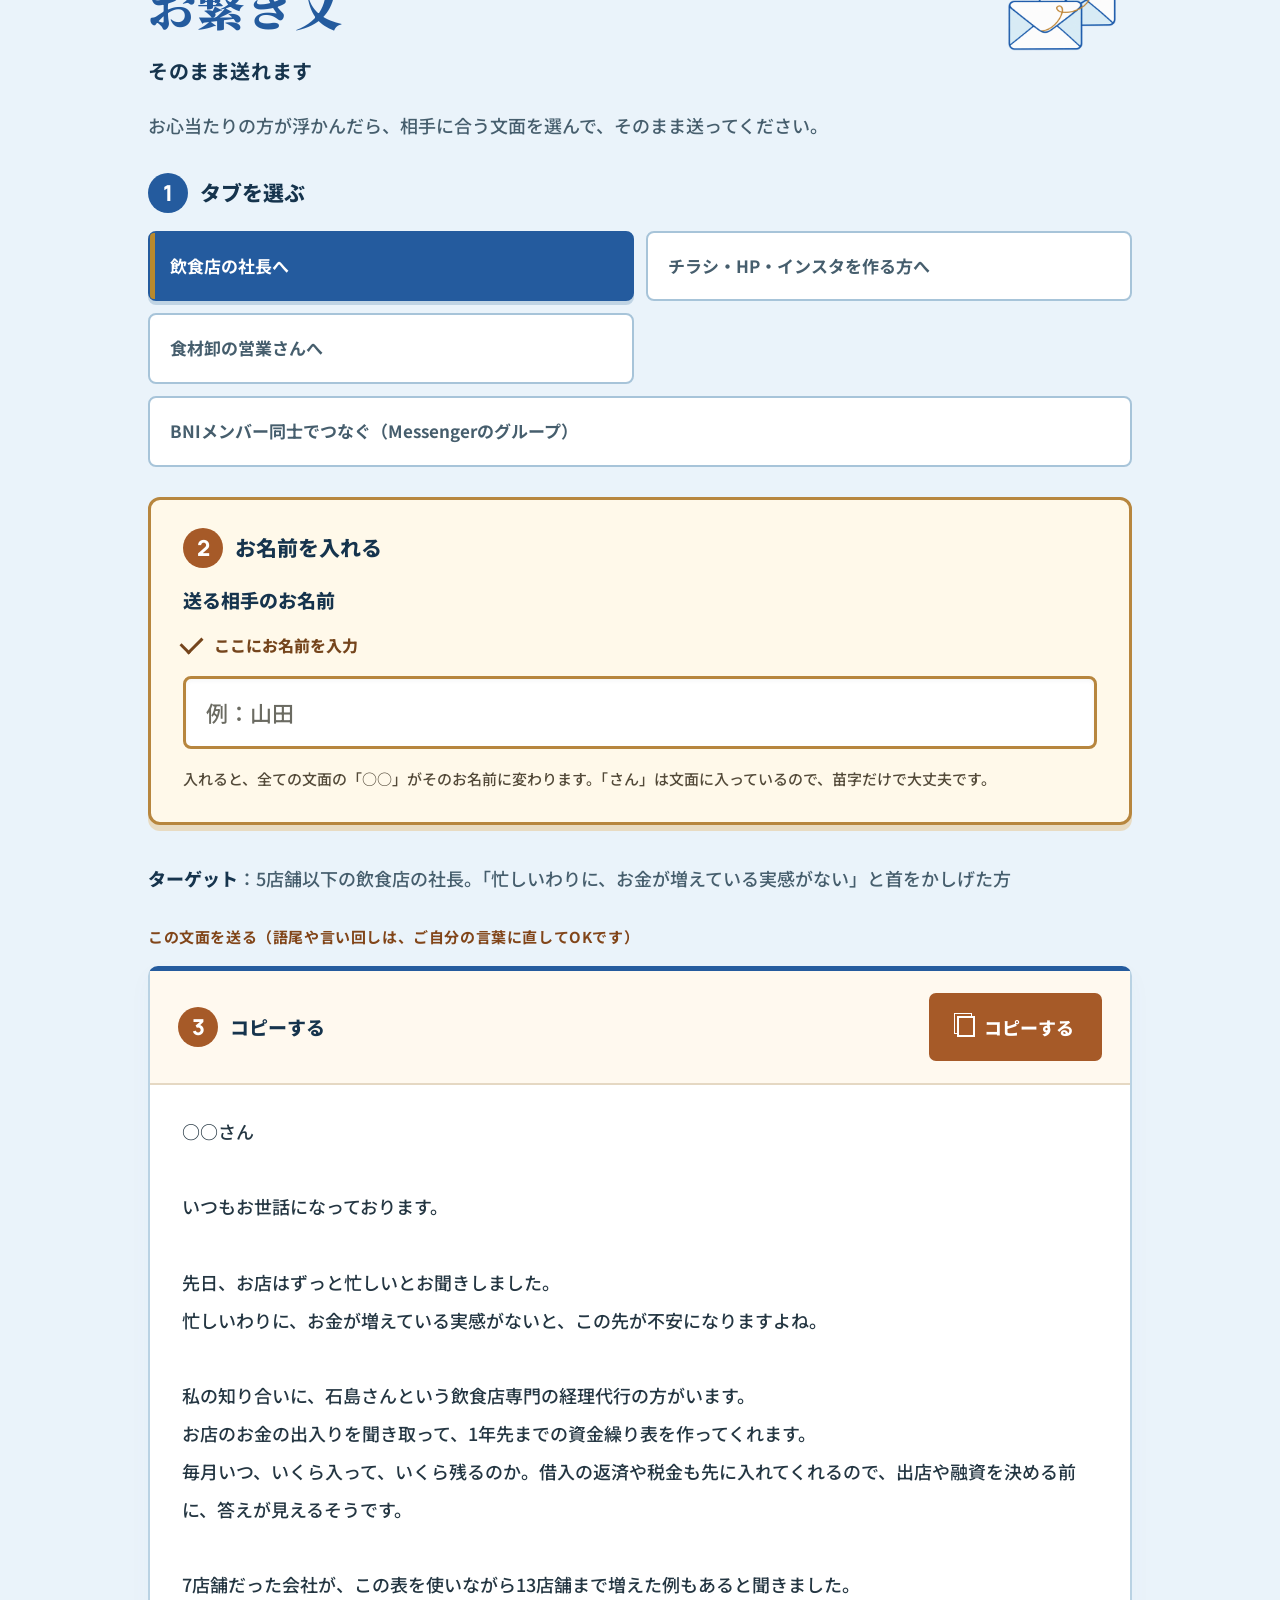
<file: shikin.html>
<!DOCTYPE html>
<html lang="ja">
<head>
<meta charset="utf-8">
<meta name="viewport" content="width=device-width, initial-scale=1">
<meta name="robots" content="noindex, nofollow">
<title>石島 亮太｜資金繰り表（BNI Trust）1to1シート</title>
<meta name="description" content="飲食店専門の経理代行・石島亮太の1to1シート。お役に立てる方、聞き逃してはならないフレーズ、そのまま送れるお繋ぎ文、略歴・GAINSシート。">
<link rel="preconnect" href="https://fonts.googleapis.com">
<link rel="preconnect" href="https://fonts.gstatic.com" crossorigin>
<link href="https://fonts.googleapis.com/css2?family=Noto+Sans+JP:wght@400;500;600;700;800;900&family=Noto+Serif+JP:wght@400;500;600;700;800;900&family=Manrope:wght@200;400;500;600;700;800&display=swap" rel="stylesheet">
<style>
:root{--blue:#245b9e;--navy:#16344d;--ink:#243642;--muted:#657580;--line:#d6dfe3;--paper:#f5f6f4;--sky:#edf2f5;--white:#fff;--orange:#b9532e;--serif:'Noto Serif JP','Hiragino Mincho ProN',serif;--sans:'Noto Sans JP','Hiragino Sans',sans-serif;--disp:'Manrope',sans-serif}
*{box-sizing:border-box}
html{scroll-behavior:smooth;scroll-padding-top:110px}
body{margin:0;background:var(--white);color:var(--ink);font-family:var(--sans);font-size:15px;line-height:2;-webkit-font-smoothing:antialiased}
a{color:var(--blue);text-underline-offset:5px}
button,input{font:inherit}
button,a,input{-webkit-tap-highlight-color:transparent}
button{cursor:pointer}
:focus-visible{outline:2px solid var(--blue);outline-offset:5px}
img{display:block;max-width:100%}
p{margin:0 0 20px}
b,strong{font-weight:600}
.wrap,.narrow{width:min(100%,1200px);margin-inline:auto;padding-inline:48px}
.narrow{max-width:1100px}
section{padding:108px 0;scroll-margin-top:20px}
section.tint{background:var(--paper)}
.sec-head{margin-bottom:48px;text-align:left}
.en,.eyebrow{font-family:var(--disp);font-size:11px;line-height:1.5;font-weight:600;letter-spacing:.2em;text-transform:uppercase;color:var(--blue);margin:0 0 20px;display:flex;align-items:center;gap:14px}
.en::before,.eyebrow::before{content:'';width:26px;height:1px;background:currentColor;flex-shrink:0}
h1,h2,h3{color:var(--navy)}
h2{font-family:var(--serif);font-weight:500;font-size:clamp(25px,2.7vw,36px);line-height:1.65;letter-spacing:.045em;margin:0;overflow-wrap:anywhere}
.nowrap{white-space:nowrap}
h2 .sub{display:block;font-family:var(--sans);font-size:14px;color:var(--muted);letter-spacing:.07em;margin-top:10px}
h3{font-size:19px;font-weight:600;line-height:1.7;letter-spacing:.025em;margin:0 0 20px}
.sec-head>p:not(.en){max-width:720px;color:var(--muted);font-size:14px;margin:20px 0 0}
.note{font-size:13px;color:var(--muted)}
.top{position:sticky;top:0;z-index:30;background:rgba(255,255,255,.96);border-bottom:1px solid var(--line)}
.top .wrap{max-width:1440px;display:flex;align-items:center;justify-content:space-between;gap:22px;min-height:86px;padding-inline:40px}
.brand{display:flex;align-items:center;gap:18px;text-decoration:none;flex-shrink:0}
.brand-logo{width:105px;height:auto}
.brand b{font-family:var(--serif);font-size:15px;font-weight:500;letter-spacing:.08em;border-left:1px solid var(--line);padding-left:18px;white-space:nowrap}
.brand small{display:none}
.nav{display:flex;gap:20px;font-size:11px;align-items:center}
.nav a{text-decoration:none;white-space:nowrap;color:var(--ink)}
.nav a:hover{color:var(--blue)}
.top-cta{font-size:12px;color:var(--navy);border-bottom:1px solid var(--blue);padding:9px 0;text-decoration:none;white-space:nowrap}
.side{position:fixed;right:0;top:45%;z-index:20;display:flex;flex-direction:column;gap:1px}
.side a{writing-mode:vertical-rl;background:var(--navy);color:#fff;text-decoration:none;font-size:11px;letter-spacing:.15em;padding:20px 10px}
.side a.o{background:var(--blue)}
.hero{position:relative;background:#fff}
.hero .wrap{display:grid;grid-template-columns:minmax(0,1.55fr) minmax(0,1fr);gap:60px;align-items:center;padding-top:76px;padding-bottom:76px}
.hero-copy{grid-column:1;grid-row:1}
.hero-logo{width:148px;height:auto;margin:0 0 28px}
.hero .eyebrow{font-size:10px;margin-bottom:24px}
.hero h1{font-family:var(--serif);font-weight:500;font-size:30px;letter-spacing:.12em;margin:0 0 12px;line-height:1.5}
.hero .role{font-size:11px;color:var(--muted);line-height:1.9;max-width:440px;margin:0 0 30px}
.hero .lead{font-family:var(--serif);font-weight:500;font-size:clamp(25px,2.55vw,37px);line-height:1.9;letter-spacing:.025em;margin:0 0 30px;color:var(--navy)}
.portrait{grid-column:2;grid-row:1;margin:0;position:relative;padding:0 0 26px 24px;border-left:1px solid var(--line)}
.portrait-frame{overflow:hidden;background:var(--paper);aspect-ratio:4/5}
.portrait img{width:100%;height:100%;object-fit:cover;transform:scale(1.24);object-position:48% 50%}
.portrait::after{content:'RYOTA ISHIJIMA';position:absolute;bottom:0;right:0;font:500 10px var(--disp);letter-spacing:.25em;color:var(--muted)}
.badges{display:flex;flex-wrap:wrap;gap:5px 0;margin-bottom:30px}
.badge{font-size:10px;letter-spacing:.015em;color:var(--muted);padding:0 12px;border-left:1px solid var(--line);line-height:1.6}
.badge:first-child{border:0;padding-left:0}
.btns{display:flex;align-items:center;flex-wrap:wrap;gap:12px 24px}
.btn{display:inline-flex;align-items:center;justify-content:space-between;gap:24px;padding:15px 22px;font-size:12px;font-weight:500;text-decoration:none;line-height:1.7;border:1px solid transparent;transition:background .2s,color .2s;max-width:100%}
.ar{font-size:20px;font-family:var(--disp);line-height:1;flex-shrink:0}
.btn-orange{background:var(--orange);color:white}
.btn-orange:hover{background:#984224}
.btn-line{padding:12px 0;color:var(--navy);border-bottom:1px solid var(--line)}
.btn-line:hover{border-bottom-color:var(--blue)}
.btn-blue{background:var(--blue);color:white}
.btn-ghost{border-color:var(--line);color:var(--blue)}
.btn-ghost:hover{background:var(--sky)}
.stats{border-top:1px solid var(--line);border-bottom:1px solid var(--line);background:#fff}
.stats .wrap{display:grid;grid-template-columns:repeat(4,minmax(0,1fr));padding-block:32px}
.stat{padding:5px 24px;border-left:1px solid var(--line)}
.stat:first-child{padding-left:0;border:0}
.stat:last-child{padding-right:0}
.stat b{display:block;font-family:var(--disp);font-weight:400;font-size:46px;line-height:1.3;letter-spacing:-.04em;color:var(--blue);font-variant-numeric:tabular-nums;white-space:nowrap}
.stat b small{font-family:var(--sans);font-size:13px;letter-spacing:0;margin-left:6px;font-weight:400}
.stat .lbl{display:block;font-size:11px;color:var(--muted);line-height:1.8;margin-top:10px}
#origin .narrow{display:grid;grid-template-columns:1fr 1.65fr;gap:0 80px;max-width:1200px}
#origin .sec-head{align-self:start;position:sticky;top:130px}
#origin h2{max-width:270px}
#origin .narrow>.rv:not(.sec-head)>p{font-size:14px;line-height:2.25;margin-bottom:24px}
.pull{font-family:var(--serif);font-size:25px;color:var(--navy);line-height:1.9;letter-spacing:.025em;border-top:1px solid var(--line);border-bottom:1px solid var(--line);margin:34px 0;padding:28px 0}
.pull-s{display:block;font:13px/1.8 var(--sans);color:var(--muted);margin-top:16px;letter-spacing:0}
.photos{display:grid;grid-template-columns:repeat(3,minmax(0,1fr));gap:24px;margin-top:45px}
#origin .photos{grid-column:1/-1;align-items:start;margin-top:50px}
#origin .photos figure:nth-child(2){margin-top:44px}
.photos figure{margin:0;min-width:0}
.photos img{width:100%;aspect-ratio:4/3;object-fit:cover;filter:saturate(.75)}
.photos figcaption{font-size:10px;color:var(--muted);margin-top:12px;line-height:1.8;letter-spacing:.025em}
.grid2,.grid3{display:grid;grid-template-columns:repeat(2,minmax(0,1fr));gap:48px}
.card{min-width:0}
ul.clean{list-style:none;padding:0;margin:0}
ul.clean li{position:relative;padding-left:16px;margin:9px 0;font-size:14px;line-height:1.95}
ul.clean li::before{content:'';position:absolute;left:0;top:.95em;width:5px;height:1px;background:var(--blue)}
#how .sec-head{display:grid;grid-template-columns:1fr 1.6fr;column-gap:50px}
#how .sec-head .en{grid-column:1/-1}
#how .sec-head>p:not(.en){margin:8px 0 0;align-self:center}
#how .grid3{display:block;border-top:1px solid var(--line)}
.how{display:grid;grid-template-columns:100px 260px 1fr;gap:36px;padding:36px 0;border-bottom:1px solid var(--line)}
.how-n{font-family:var(--disp);font-size:64px;font-weight:200;color:var(--blue);line-height:1}
.how h3{font-family:var(--serif);font-size:21px;font-weight:500;padding-top:3px}
.how ul.clean li:first-child{margin-top:0}
#what.tint{background:var(--navy);color:#f0f4f7}
#what h2,#what h3{color:#fff}
#what .en,#what .sec-head>p:not(.en){color:#c3d2df}
#what .wrap{display:grid;grid-template-columns:1fr 1.5fr;gap:64px}
#what .sec-head{margin:0}
#what .grid2{display:block}
#what .card{padding:30px 0;border-top:1px solid #547086}
#what .card:first-child{padding-top:0;border-top:0}
#what .card:last-child{padding-bottom:0}
#what h3{font-family:var(--serif);font-weight:500;font-size:23px}
#what ul.clean li::before{background:#a8c9e7}
#help .narrow{max-width:1200px}
#help .sec-head{margin-bottom:56px}
.egg{border-top:1px solid var(--navy);position:relative;padding:32px 0 44px 220px}
.egg-no{position:absolute;left:0;top:35px;font-size:14px;color:var(--blue);letter-spacing:.08em}
.egg .big{font-family:var(--serif);font-size:25px;line-height:1.8;font-weight:500;color:var(--navy);margin:0 0 8px}
.egg-why{margin:26px 0;font-size:14px;line-height:2}
.egg2{padding-bottom:0;border-top-color:var(--line)}
.egg2 .clean{margin-top:24px}
.warn{margin-top:28px;padding:20px 24px;background:var(--sky);border-left:2px solid var(--blue);font-size:13px}
.warn b{color:var(--navy)}
#past .narrow{max-width:1200px}
.past{display:grid;grid-template-columns:repeat(3,minmax(0,1fr));gap:36px}
.past-i{border-top:1px solid var(--blue);padding-top:26px}
.past-who{font-family:var(--serif);font-size:20px;color:var(--navy);line-height:1.8;min-height:72px}
.past-i dl{margin:0}
.past-i dt{font-size:11px;letter-spacing:.07em;color:var(--blue);margin:22px 0 8px}
.past-i dd{margin:0;font-size:13px;line-height:2}
#phrases.tint{background:var(--navy);color:white;padding-bottom:70px}
#phrases h2,#phrases h3{color:white}
#phrases .en,#phrases .sec-head>p:not(.en){color:#c3d2df}
.flow{overflow-x:auto;overflow-y:hidden;max-width:100%;position:relative;cursor:grab;user-select:none;-webkit-user-select:none;touch-action:pan-y pinch-zoom;scrollbar-width:thin;scrollbar-color:#9baeba transparent;padding:8px 0 28px;overscroll-behavior-x:contain}
.flow.drag{cursor:grabbing}
.flow:focus-visible{outline-offset:-3px}
.flow-track{display:flex;gap:0;width:max-content;min-width:100%;align-items:stretch}
.flow .card,.flow .vcard{width:370px;flex:0 0 auto;padding:25px 36px;border-left:1px solid var(--line)}
.flow-track{padding-left:max(24px,calc((100vw - 1104px)/2))}
.flow h3{font-size:14px;font-weight:500;margin-bottom:25px;letter-spacing:.03em}
.flow .clean li{font-family:var(--serif);font-size:17px;padding:0;margin-bottom:14px;line-height:1.9}
.flow .clean li::before{display:none}
#phrases .flow .card{border-color:#567084}
#serious .sec-head{margin-bottom:34px}
.q{font-family:var(--serif);font-size:clamp(23px,3vw,37px);color:var(--navy);line-height:1.8;padding:32px 0 48px;border-top:1px solid var(--line);margin:0}
#serious .flow .card{border-top:2px solid var(--blue);background:var(--sky)}
#serious .flow .sign-no{border-top-color:#a9b2b7;background:var(--paper)}
.fcard p{margin-bottom:12px;font-size:16px;line-height:1.9}
.fcard p.note{font-size:13px}
#goose .wrap{display:grid;grid-template-columns:1fr 1.65fr;gap:72px}
.gooses{border-top:1px solid var(--line)}
.goose-c{display:grid;grid-template-columns:55px 1fr;gap:0 24px;padding:28px 0;border-bottom:1px solid var(--line)}
.gn{grid-row:1/4;font-family:var(--disp);font-size:46px;font-weight:200;line-height:1.2;color:var(--blue)}
.goose-c h3{margin:0;font-size:18px}
.goose-c .note{margin:4px 0 14px;font-size:11px;letter-spacing:.06em}
.goose-c>p:last-child{grid-column:2;margin:0;font-size:14px}
#referral .narrow{max-width:1000px}
#referral .sec-head{margin-bottom:30px}
.video{margin:0 0 34px}
.video video.howto{display:block;width:100%;aspect-ratio:16/9;background:#14274a;border-radius:10px;box-shadow:0 14px 40px rgba(20,39,74,.16)}
.video-cap{margin:10px 0 0;font-size:12px;color:var(--muted,#667085)}
.video-ph{display:grid;grid-template-columns:38px 1fr auto;align-items:center;gap:16px;border-block:1px solid var(--line);padding:20px 0}
.video-ph .play{display:grid;place-items:center;color:var(--blue);font-size:15px;border:1px solid var(--line);height:38px}
.video-ph b{font-size:13px;font-weight:500}
.video-ph .note{font-size:11px}
.namefill{display:grid;grid-template-columns:170px 1fr;gap:16px 24px;padding:26px 30px;background:var(--sky);margin-bottom:40px}
.namefill label{font-size:13px;align-self:center;font-weight:600;color:var(--navy)}
.namefill input{width:100%;min-width:0;border:1px solid #aabcc8;border-radius:0;padding:12px 14px;background:white;color:var(--ink);font-size:16px;line-height:1.6}
.namefill .note{grid-column:1/-1;margin:0;font-size:12px}
.tabs{display:grid;grid-template-columns:1fr 1fr;gap:0;margin-bottom:30px;border-top:1px solid var(--line)}
.tab{border:0;border-bottom:1px solid var(--line);background:var(--paper);padding:19px 18px;color:var(--muted);font-size:13px;text-align:left;line-height:1.8;position:relative}
.tab:nth-child(odd){border-right:1px solid var(--line)}
.tab.on{background:var(--navy);color:#fff}
.tab.on::after{content:'';position:absolute;inset:0 auto 0 0;width:3px;background:#7eadd4}
.tab:hover:not(.on){background:var(--sky);color:var(--navy)}
.panel{display:none;scroll-margin-top:110px}
.panel.on{display:block}
.target{font-size:12px;color:var(--muted);line-height:1.9;margin-bottom:22px}
.target b{color:var(--navy)}
.talk{font-family:var(--serif);font-size:17px;line-height:2;padding:0 0 26px;margin-bottom:28px;border-bottom:1px solid var(--line)}
.phase{display:inline-block;font-family:var(--sans);font-size:12px;color:var(--blue);font-weight:500;letter-spacing:.04em;margin:0 0 14px;background:none}
.msgbox{display:flex;flex-direction:column;align-items:stretch;border:1px solid var(--line);background:#fafbf9}
.copy{align-self:flex-end;display:flex;align-items:center;gap:9px;background:var(--blue);color:white;border:0;padding:13px 22px;font-size:13px;margin:18px 20px 0;min-height:44px}
.copy::before{content:'';width:12px;height:15px;border:1px solid currentColor;box-shadow:-3px -3px 0 -1px var(--blue),-3px -3px 0 0 currentColor}
.copy:hover,.copy.done{background:var(--navy)}
pre.msg{font-family:var(--sans);font-size:14px;line-height:2.15;white-space:pre-wrap;overflow-wrap:anywhere;margin:0;padding:24px 38px 38px;color:var(--ink)}
#voices .sec-head{width:min(100%,1200px);margin-inline:auto;padding-inline:48px}
#voices .flow .vcard{width:390px;background:transparent;padding-top:0}
.vcard .who{font-family:var(--serif);font-size:21px;font-weight:500;color:var(--navy);line-height:1.8;border-bottom:1px solid var(--line);padding-bottom:24px;min-height:102px;margin-bottom:24px}
.vcard dl{margin:0;font-size:13px;line-height:2}
.vcard dt{font-size:11px;font-weight:500;color:var(--muted);letter-spacing:.08em;margin-bottom:8px}
.vcard dt.fix{margin-top:24px;color:var(--blue)}
.vcard dd{margin:0}
#not .narrow{max-width:1200px}
#not .narrow>div>.rv{display:grid;grid-template-columns:1fr 1.65fr;gap:70px}
#not .card{border-top:1px solid var(--line);padding-top:24px}
#not .card>p:last-child{font-size:14px;margin:24px 0 0}
#sheets{background:var(--sky);border-top:1px solid var(--line)}
#sheets .sec-head{margin-bottom:54px}
.sheet{display:none;color:var(--ink)}
.sheet.on{display:block}
.sheet h3{font-family:var(--serif);font-size:23px;font-weight:500;color:var(--navy);margin:42px 0 18px}
.sheet h3:first-child{margin-top:0}
table.prof,table.gains{width:100%;border-collapse:collapse;table-layout:fixed;border-top:1px solid #879dab;text-align:left}
table.prof th,table.prof td,table.gains th,table.gains td{border-bottom:1px solid #c9d5dd;padding:18px 22px;vertical-align:top;font-size:14px;line-height:2;overflow-wrap:anywhere}
table.prof th{width:24%;font-size:12px;font-weight:500;color:var(--navy);background:#e4ebf0}
table.prof td,table.gains td{background:rgba(255,255,255,.65)}
table.prof a,table.gains a{overflow-wrap:anywhere}
#s-prof .photos{margin-top:30px}
#s-gains{margin-top:62px}
table.gains th{width:24%;background:#e4ebf0}
.gains-row .k{font-family:var(--disp);font-size:17px;font-weight:400;color:var(--blue);line-height:1.6}
.gains-row .k small{display:block;font:11px/1.8 var(--sans);color:var(--muted);margin-top:8px}
.gains-row p{margin:0}
.gains-row .clean li{font-size:14px;margin:0 0 12px}
.gains-row .clean li:last-child{margin-bottom:0}
.pdf{margin-top:32px;text-align:right}
.contact{background:var(--navy);color:white;padding:90px 0}
.contact .wrap{position:relative}
.contact .eyebrow{color:#c3d2df}
.contact h2{color:white;margin-bottom:24px}
.contact p{font-size:14px;color:#d4e0e8}
.contact .btn{margin-top:14px}
footer{max-width:1200px;margin:auto;padding:34px 48px;font-size:10px;color:var(--muted);line-height:2.3;overflow-wrap:anywhere}
.toast{position:fixed;left:50%;bottom:24px;transform:translate(-50%,12px);max-width:calc(100% - 32px);width:max-content;background:var(--navy);color:white;padding:16px 22px;font-size:13px;z-index:50;pointer-events:none;opacity:0;transition:opacity .2s,transform .2s}
.toast.show{opacity:1;transform:translate(-50%,0)}
.js .rv{opacity:0;transform:translateY(14px);transition:opacity .65s ease,transform .65s ease}
.js .rv.in{opacity:1;transform:none}
.js .rv.d1{transition-delay:.08s}.js .rv.d2{transition-delay:.16s}.js .rv.d3{transition-delay:.24s}
.hero .up{animation:up .8s ease both}.hero .up.d1{animation-delay:.08s}.hero .up.d2{animation-delay:.16s}.hero .up.d3{animation-delay:.24s}
@keyframes up{from{opacity:0;transform:translateY(10px)}to{opacity:1;transform:translateY(0)}}
@media(min-width:1500px){.hero .wrap{padding-block:100px}}
@media(max-width:1200px){.nav{gap:14px}.brand b{display:none}.hero .wrap{gap:32px}.side{display:none}.how{grid-template-columns:70px 230px 1fr;gap:24px}.hero .lead{font-size:29px}.btns{gap:10px 16px}.btn{gap:14px}}
@media(max-width:980px){.nav{gap:12px;font-size:10px}.top .wrap{padding-inline:24px;gap:16px}.brand-logo{width:86px}.wrap,.narrow{padding-inline:32px}.hero .wrap{grid-template-columns:1.5fr 1fr;gap:28px}.hero .lead{font-size:25px}.hero .role{font-size:10px}.hero-logo{width:124px}.portrait{padding-left:16px}.stat{padding-inline:16px}.stat b{font-size:38px}.stat .lbl{font-size:10px}#origin .narrow,#goose .wrap,#not .narrow>div>.rv{gap:40px;grid-template-columns:1fr 1.65fr}.how{grid-template-columns:60px 180px 1fr;gap:22px}.how h3{font-size:18px}#what .wrap{gap:40px}.egg{padding-left:170px}#voices .sec-head{padding-inline:32px}}
@media(max-width:760px){
html{scroll-padding-top:92px}body{font-size:14px}.wrap,.narrow{padding-inline:24px}section{padding:72px 0}.top .wrap{min-height:66px;padding-inline:20px}.brand-logo{width:90px}.brand b{display:block;font-size:12px;padding-left:12px}.brand{gap:12px}.top-cta{font-size:10px}.nav{display:none}
.hero .wrap{padding-top:38px;padding-bottom:40px;display:grid;grid-template-columns:1fr;gap:32px}.hero-copy{grid-column:1;grid-row:1}.hero-logo{width:118px;margin-bottom:24px}.hero .eyebrow{font-size:9px;letter-spacing:.15em;margin-bottom:22px}.hero h1{font-size:26px;margin-bottom:10px}.hero .role{font-size:10px;max-width:310px;margin-bottom:25px}.hero .lead{font-size:clamp(18px,5.2vw,30px);line-height:1.95;letter-spacing:.015em;margin-bottom:26px}.badges{margin-bottom:26px;gap:7px 0}.badge{font-size:9px;padding-inline:8px}.btns{gap:10px 20px}.btn{font-size:12px;padding:14px 18px}.btn-line{padding:12px 0}.portrait{grid-column:1;grid-row:2;width:80%;max-width:390px;justify-self:end;padding-left:16px;padding-bottom:25px}.portrait-frame{aspect-ratio:1.1}.portrait img{object-position:50% 42%;transform:scale(1.35);transform-origin:center 32%}.portrait::after{font-size:8px}
.stats .wrap{grid-template-columns:1fr 1fr;padding-block:0}.stat{padding:25px 16px 25px 0;border:0;border-bottom:1px solid var(--line)}.stat:nth-child(even){border-left:1px solid var(--line);padding-left:20px;padding-right:0}.stat:nth-child(n+3){border-bottom:0}.stat b{font-size:40px}.stat b small{font-size:11px;margin-left:4px}.stat .lbl{font-size:10px}.sec-head{margin-bottom:32px}.en,.eyebrow{font-size:10px;margin-bottom:18px}h2{font-size:clamp(23px,6.9vw,26px);line-height:1.7;letter-spacing:.02em}h2 .sub{font-size:12px}.sec-head>p:not(.en){font-size:13px;line-height:2}
#origin .narrow{display:block}#origin .sec-head{position:static}#origin h2{max-width:300px}#origin .narrow>.rv:not(.sec-head)>p{font-size:14px}.pull{font-size:22px;padding:24px 0;margin:28px 0}.pull-s{font-size:12px}.photos{gap:18px}.photos figcaption{font-size:10px;margin-top:8px}#origin .photos{display:grid;grid-template-columns:1fr 1fr;gap:24px 16px;margin-top:32px}#origin .photos figure:first-child{grid-column:1/-1}#origin .photos figure:nth-child(2){margin:0}#origin .photos figure:first-child img{aspect-ratio:3/2}
#how .sec-head{display:block}#how .sec-head>p:not(.en){margin-top:16px}.how{grid-template-columns:44px 1fr;gap:18px;padding:28px 0}.how-n{font-size:46px;grid-row:1/3}.how h3{font-size:20px;margin:0;padding:0}.how ul{grid-column:2}.how ul.clean li{font-size:13px;margin:12px 0}.how ul.clean li:last-child{margin-bottom:0}
#what .wrap{display:block}#what .sec-head{margin-bottom:34px}#what .card:first-child{padding-top:26px;border-top:1px solid #547086}#what h3{font-size:22px}.grid2,.grid3{grid-template-columns:1fr;gap:28px}
#help .sec-head{margin-bottom:32px}.egg{padding:26px 0 36px}.egg-no{position:static;font-size:12px;margin-bottom:20px}.egg .big{font-size:22px;line-height:1.85;margin-bottom:10px}.egg-why{font-size:13px;margin:22px 0}.egg2{padding-bottom:0}.warn{padding:20px;font-size:12px}.past{grid-template-columns:1fr;gap:36px}.past-i{padding-top:24px}.past-who{min-height:0;font-size:22px;margin-bottom:16px}.past-i dt{margin-top:16px}.past-i dd{font-size:13px}
#phrases.tint{padding-bottom:48px}.flow .card,.flow .vcard,#voices .flow .vcard{width:300px;padding-inline:24px}.flow h3{font-size:13px}.flow .clean li{font-size:16px}.q{font-size:23px;padding:26px 0 34px;line-height:1.9}#goose .wrap{display:block}.goose-c{grid-template-columns:40px 1fr;gap:0 18px}.gn{font-size:40px}.goose-c h3{font-size:17px}.goose-c>p:last-child{font-size:13px}
.video-ph{grid-template-columns:32px 1fr;gap:0 14px;padding:18px 0}.video-ph .play{grid-row:1/3;height:34px}.video-ph .note{grid-column:2}.video-ph b{font-size:12px}.namefill{grid-template-columns:1fr;padding:22px 20px;gap:12px}.namefill .note{font-size:11px}.tabs{grid-template-columns:1fr 1fr}.tab{font-size:11px;padding:15px 12px;line-height:1.9}.target{font-size:11px}.talk{font-size:16px}.phase{font-size:11px;letter-spacing:0}.copy{margin:14px 16px 0;font-size:12px;padding:11px 17px}pre.msg{font-size:13px;line-height:2.1;padding:22px 20px 28px}.panel{scroll-margin-top:90px}#voices .sec-head{padding-inline:24px}.vcard .who{font-size:20px;min-height:96px}
#not .narrow>div>.rv{display:block}#not .card{padding-top:22px}#not .card>p:last-child{font-size:13px}.sheet h3{font-size:22px;margin-top:32px}table.prof th,table.prof td,table.gains th,table.gains td{padding:14px 12px;font-size:12px;line-height:1.9}table.prof th{width:29%;font-size:11px}table.gains th{width:30%;padding:16px 9px}.gains-row .k{font-size:11px;overflow-wrap:anywhere}.gains-row .k small{font-size:10px}.gains-row .clean li{font-size:12px;padding-left:12px}.gains-row p{font-size:12px}#s-gains{margin-top:44px}#s-prof .photos{grid-template-columns:1fr 1fr;gap:20px 14px}#s-prof .photos figure:last-child{grid-column:1/-1}#s-prof .photos figure:last-child img{aspect-ratio:2/1}.pdf{text-align:left}.pdf .btn{font-size:11px}.contact{padding:70px 0}.contact h2{font-size:25px}.contact p{font-size:12px}.contact .btn{font-size:12px}footer{padding:28px 24px;font-size:10px}.toast{font-size:12px;padding:14px 18px}
}

/* Brand palette and illustrations — second edition. */
:root{--paper:#f8f5ee;--sky:#eaf3fa;--aqua:#e9f5f7;--gold:#bd8a42;--orange:#a65a28;--muted:#526876}
.hero{background:linear-gradient(110deg,#fff 32%,#edf5fa 100%)}
.hero-logo{display:none}
.portrait{border:0;padding:0 0 26px}
.portrait-frame{border-radius:120px 120px 8px 8px}
.hero .role{font-size:12px}
.hero .badge{font-size:11px}
.top-cta{display:inline-flex;align-items:center;justify-content:center;min-height:44px;padding:10px 16px;background:var(--orange);border:0;border-radius:4px;color:white;font-weight:600}
.top-cta:hover{background:#87491f}
.btn{min-height:48px;border-radius:4px;font-size:13px}
.btn-orange{box-shadow:0 5px 14px #a65a281a}
.btn-orange:hover{background:#87491f}
.side a.o{background:var(--orange)}
.nav a{display:inline-flex;align-items:center;min-height:44px}
.stats{background:var(--blue);border:0;color:white}
.stats .wrap{padding-block:36px}
.stat{border-color:#ffffff40}
.stat b{color:#fff;font-size:54px;font-weight:500}
.stat .lbl{color:#ecf4fc;font-size:12px}
.stat:nth-child(3) b{color:#ffe0a9}
.section-icon{width:120px;height:120px;object-fit:contain;margin:0 0 24px}
#origin.tint{background:var(--paper)}
#origin .narrow{gap:0 64px}
#origin .pull{background:var(--blue);border:0;border-left:5px solid var(--gold);border-radius:0 8px 8px 0;padding:32px 28px;color:#fff;font-size:clamp(23px,2.25vw,30px);line-height:1.9;letter-spacing:0;box-shadow:0 12px 32px #245b9e10}
.pull-s{color:#e0edf8;font-size:13px}
#how{background:#fff}
.how{grid-template-columns:100px 260px 1fr}
.how-n{font-size:48px}
.how-icon{width:80px;height:80px;object-fit:contain;margin-top:16px}
#what.tint{background:var(--aqua);color:var(--ink)}
#what h2,#what h3{color:var(--navy)}
#what .en{color:var(--blue)}
#what .sec-head>p:not(.en){color:var(--muted)}
#what .card{border-color:#bad6de}
#what .card:first-child{border-color:#bad6de}
#what ul.clean li::before{background:var(--blue)}
#help{background:#f7f3ea}
.egg{background:#fff;border:1px solid #e4d8bf;border-top:4px solid var(--gold);border-radius:8px;padding:40px 40px 40px 210px;box-shadow:0 10px 30px #64502b08}
.egg+.egg{margin-top:28px}
.egg-no{left:36px;top:40px;font-size:16px;font-weight:600;letter-spacing:.06em;color:#895722}
.egg-icon{position:absolute;left:32px;top:88px;width:136px;height:136px;object-fit:contain}
.egg .big{font-size:27px;line-height:1.75}
.egg-icon+.big{color:var(--blue)}
.egg .big+.big{font-size:23px}
.egg2{border-top-color:var(--blue);background:#f6faff}
.egg2 .egg-no{color:var(--blue)}
.warn{background:#fbf0db;border-left:4px solid var(--gold);font-size:14px;padding:22px 24px;border-radius:0 4px 4px 0}
.warn>b:first-child{display:inline-block;font-size:16px;color:#75451c;margin-bottom:6px}
#past.tint{background:#fff}
#phrases.tint{background:#214f78}
#serious{background:#fff}
.q{padding:32px 36px;margin:0 0 40px;background:var(--paper);border:0;border-left:5px solid var(--gold);border-radius:0 8px 8px 0;font-size:clamp(23px,2.8vw,35px)}
#goose.tint{background:var(--aqua)}
#referral{background:#eaf3fa;border-top:5px solid var(--blue)}
#referral .sec-head{position:relative;padding-right:150px;min-height:140px}
#referral .section-icon{position:absolute;top:0;right:0;width:128px;height:128px;margin:0}
#referral h2{font-size:40px;color:var(--blue)}
#referral h2 .sub{color:var(--navy);font-size:16px}
.video-ph{border-color:#c1d5e2}
.namefill{background:#fff;border:1px solid #c8dce9;border-radius:8px;margin-bottom:30px}
.namefill input{border-radius:4px}
.tabs{gap:8px;border:0}
.tab{background:#fff;border:1px solid #c4d8e6;border-radius:5px;font-size:14px;padding:18px 20px;min-height:60px}
.tab:nth-child(odd){border-right:1px solid #c4d8e6}
.tab.on{background:var(--blue);border-color:var(--blue)}
.tab.on::after{width:4px;background:var(--gold);border-radius:4px 0 0 4px}
.target{font-size:14px}
.talk{background:#ffffff80;border:1px solid #c8dce9;border-radius:6px;padding:24px 28px}
.phase{font-size:13px}
.phase.o{color:#814519;font-weight:600}
.msgbox{background:#fff;border:1px solid #b9d2e3;border-top:4px solid var(--blue);border-radius:6px;box-shadow:0 8px 24px #245b9e08}
.copy{background:var(--orange);padding:14px 24px;min-height:48px;font-size:14px;border-radius:4px}
.copy::before{box-shadow:-3px -3px 0 -1px var(--orange),-3px -3px 0 0 currentColor}
.copy:hover,.copy.done{background:#87491f}
pre.msg{font-size:15px;line-height:2.15}
#voices.tint{background:var(--paper)}
#voices .vcard .who{color:var(--blue)}
#sheets{background:var(--sky)}
@media(max-width:1200px){.how{grid-template-columns:80px 230px 1fr;gap:24px}}
@media(max-width:980px){.how{grid-template-columns:64px 180px 1fr;gap:22px}.how-icon{width:64px;height:64px}.stat b{font-size:42px}.stat .lbl{font-size:11px}.egg{padding-left:172px;padding-right:28px}.egg-icon{width:112px;height:112px;left:28px}.egg-no{left:28px}.egg .big{font-size:24px}.egg .big+.big{font-size:22px}}
@media(max-width:760px){
body{font-size:15px;line-height:2}
.wrap,.narrow{padding-inline:22px}
section{padding:64px 0}
.top .wrap{gap:10px;padding-inline:16px;min-height:70px}
.brand{gap:10px}.brand-logo{width:73px}.brand b{font-size:12px;padding-left:10px}
.top-cta{font-size:11px;padding:10px 12px;min-height:44px}
.hero .wrap{padding-top:34px;padding-bottom:36px;gap:28px}
.hero .eyebrow{font-size:10px;letter-spacing:.1em}
.hero .role{font-size:12px;line-height:1.9;max-width:none}
.hero .lead{font-size:clamp(19px,5.5vw,30px);line-height:1.9;letter-spacing:0}
.hero .badge{font-size:11px;line-height:1.9}
.badges{gap:8px}
.badge{border:0;background:#e6f0f8;padding:3px 8px;border-radius:3px}
.badge:first-child{padding-left:8px}
.hero .btns{display:grid;grid-template-columns:1fr;gap:10px}
.btn{font-size:14px;min-height:50px;padding:14px 18px}
.hero .btn-line{justify-content:center;border:0;font-size:13px}
.portrait{width:100%;max-width:390px;justify-self:center;border:0;padding:0 0 24px}
.portrait-frame{aspect-ratio:1.15;border-radius:80px 80px 6px 6px}
.portrait::after{font-size:9px}
.stats .wrap{padding-block:0}
.stat{padding-block:25px;border-color:#ffffff40}
.stat:nth-child(even){padding-left:16px;border-color:#ffffff40}
.stat b{font-size:42px}.stat b small{font-size:11px}.stat .lbl{font-size:11px;line-height:1.9}
.sec-head>p:not(.en){font-size:14px}
h2 .sub{font-size:14px}
.section-icon{width:88px;height:88px;margin-bottom:20px}
#origin .narrow>.rv:not(.sec-head)>p{font-size:15px;line-height:2.15}
#origin .pull{padding:26px 20px;font-size:24px;line-height:1.9;margin:28px 0}
.pull-s{font-size:13px;line-height:1.9}
.photos figcaption{font-size:11px}
.how{grid-template-columns:56px minmax(0,1fr);gap:16px;padding:28px 0}
.how-n{font-size:38px}.how-icon{width:56px;height:56px;margin-top:18px}
.how h3{font-size:20px}.how ul.clean li{font-size:14px;line-height:2}
ul.clean li{font-size:15px;line-height:2}
#help .sec-head{margin-bottom:28px}
.egg{padding:26px 22px 28px;border-radius:6px}
.egg-no{position:static;margin:4px 0 44px;font-size:16px;min-height:28px}
.egg-icon{top:13px;right:20px;left:auto;width:84px;height:84px}
.egg .big{font-size:24px}.egg .big+.big{font-size:21px;line-height:1.85}
.egg-why{font-size:15px;line-height:2}
.egg ul.clean li{font-size:14px}
.warn{padding:18px 16px;font-size:14px;line-height:2;margin-top:24px}
.warn>b:first-child{font-size:16px;line-height:1.9}
.past-i dt{font-size:12px}.past-i dd{font-size:15px;line-height:2}
.flow .card,.flow .vcard,#voices .flow .vcard{width:min(320px,calc(100vw - 44px));padding-inline:22px}
.flow-track{padding-left:22px}
.flow h3{font-size:14px}.flow .clean li{font-size:17px}.fcard p.note{font-size:14px}
.q{font-size:25px;padding:24px 22px;margin-bottom:32px;line-height:1.9}
.goose-c>p:last-child{font-size:15px}.goose-c .note{font-size:12px}
#referral .sec-head{padding-right:0;min-height:0}
#referral .section-icon{position:static;width:88px;height:88px;margin-bottom:20px}
#referral h2{font-size:32px}#referral h2 .sub{font-size:15px}
.video-ph b{font-size:13px}.video-ph .note{font-size:12px}
.namefill{padding:22px 18px;gap:12px}.namefill label{font-size:15px}.namefill .note{font-size:13px;line-height:1.9}
.tabs{grid-template-columns:1fr;gap:8px;margin-bottom:24px}
.tab{font-size:14px;padding:15px 16px;min-height:52px;line-height:1.8}
.target{font-size:13px;line-height:2}
.talk{padding:22px 18px;font-size:17px;line-height:2}
.phase{font-size:13px;line-height:1.9}.phase.o{font-size:12px}
.copy{align-self:stretch;justify-content:center;margin:16px 18px 0;font-size:15px;min-height:50px}
pre.msg{font-size:15px;line-height:2.1;padding:24px 18px 28px}
#voices .sec-head{padding-inline:22px}.vcard dl{font-size:15px}.vcard dt{font-size:12px}
#not .card>p:last-child,#not .note{font-size:14px}
table.prof,table.gains,table.prof tbody,table.gains tbody,table.prof tr,table.gains tr,table.prof th,table.prof td,table.gains th,table.gains td{display:block;width:100%}
table.prof,table.gains{border:0}
table.prof tr,table.gains tr{margin-bottom:16px;border:1px solid #c9d9e4;border-radius:5px;overflow:hidden}
table.prof th,table.gains th{padding:12px 16px;background:#dcebf5;border:0;font-size:14px;line-height:1.8;text-align:left}
table.prof td,table.gains td{padding:16px;background:#fff;border:0;font-size:15px;line-height:2}
.gains-row .k{font-size:17px;overflow-wrap:normal;font-weight:500}
.gains-row .k small{display:inline;margin-left:12px;font-size:12px}
.gains-row .clean li,.gains-row p{font-size:15px;line-height:2}
.gains-row .clean li{margin-bottom:14px}
.pdf .btn{width:100%;font-size:13px}
.contact p{font-size:14px}.contact .btn{font-size:13px}
footer{padding-inline:22px;font-size:11px}
}

/* Third edition: generous type, confident rules, and guided referral steps. */
:root{--body:18px;--small:15px;--muted:#465e6d;--line:#b1c3ce}
body{font-size:var(--body);font-weight:500;line-height:2}
b,strong{font-weight:800}
a{text-decoration-thickness:2px}
:focus-visible{outline-width:3px}
h2{font-size:clamp(32px,3.1vw,42px);font-weight:800;line-height:1.6;letter-spacing:.02em}
h3{font-size:25px;font-weight:800}
h2 .sub{font-size:var(--body);font-weight:700;letter-spacing:.03em}
.en,.eyebrow,.hero .eyebrow{font-size:14px;font-weight:800;letter-spacing:.14em}
.en::before,.eyebrow::before{width:32px;height:3px}
.sec-head>p:not(.en){font-size:var(--body)}
.note,.pull-s,.photos figcaption,.hero .role,.hero .badge,.stat .lbl,
.past-i dt,.goose-c .note,.video-cap,.namefill .note,.target,.phase,.phase.o,
.vcard dt,.gains-row .k small,.portrait::after,footer,.toast{font-size:var(--small)}
.note,.video-cap,.photos figcaption{font-weight:500}
.top{border-bottom-width:2px}
.top .wrap{gap:20px;padding-inline:28px}
.brand b{font-size:18px;font-weight:800;border-left-width:2px}
.nav{font-size:14px;font-weight:700;gap:16px}
.nav a{min-height:48px}
.top-cta{min-height:52px;font-size:15px;font-weight:800;padding:12px 18px;border-radius:8px}
.side a{font-size:14px;font-weight:700;padding:24px 12px}
.hero .wrap{gap:46px}
.hero h1{font-size:40px;font-weight:800}
.hero .lead{font-size:clamp(29px,2.8vw,38px);font-weight:800;line-height:1.85;letter-spacing:0}
.hero .role{max-width:510px;font-weight:600}
.badges{gap:10px}
.badge,.badge:first-child{padding:4px 10px;border:2px solid #c3d9e8;border-radius:5px;background:#eaf3fa;font-weight:600;line-height:1.8}
.btn,.hero .btn-line,.pdf .btn,.contact .btn{font-size:16px;font-weight:800;min-height:58px;border-width:2px;padding:16px 22px;border-radius:7px;gap:18px}
.btn-line{border-bottom-width:2px}
.hero .btns{gap:14px}
.stat{border-left-width:2px}
.stat b{font-size:58px;font-weight:800}
.stat b small{font-size:16px;font-weight:700}
.stat .lbl{font-weight:600}
#origin .narrow>.rv:not(.sec-head)>p,ul.clean li,.how ul.clean li,
.egg ul.clean li,.egg-why,.past-i dd,.goose-c>p:last-child,
pre.msg,.vcard dl,#not .card>p:last-child,#not .note,.contact p,
table.prof td,table.gains td,.gains-row .clean li,.gains-row p{font-size:var(--body)}
ul.clean li{padding-left:20px}
ul.clean li::before{width:8px;height:3px;top:.95em}
#origin .narrow{grid-template-columns:1fr 1.65fr;gap:0 56px}
#origin h2{max-width:none}
#origin .pull{font-weight:800;font-size:31px;padding:32px 28px}
.pull-s{font-weight:600}
.photos img{border-radius:10px}
#how .grid3,.how{border-width:2px}
.how{grid-template-columns:100px 260px minmax(0,1fr)}
.how-n{font-size:56px;font-weight:800}
.how h3,#what h3,.sheet h3{font-size:28px;font-weight:800}
.how-icon{width:88px;height:88px}
#what .card,#what .card:first-child{border-width:2px}
.section-icon{width:132px;height:132px;margin-bottom:24px}
.sec-head.illustrated{position:relative;padding-right:166px;min-height:144px}
.sec-head.illustrated>.section-icon{position:absolute;right:0;top:0;margin:0}
#phrases .section-icon{background:#eaf3fa;border-radius:24px;padding:12px;transform:rotate(4deg)}
.egg{border-width:2px;border-top-width:5px}
.egg .big{font-size:31px;font-weight:800}
.egg .big+.big{font-size:27px}
.egg-no{font-size:19px;font-weight:800}
.warn{font-size:var(--body);border-left-width:5px}
.warn>b:first-child{font-size:20px;font-weight:800}
.past{gap:24px}
.past-i{border:2px solid #c5d7e2;border-top:5px solid var(--blue);border-radius:10px;padding:28px;background:#f4f8fb}
.past-who{font-size:25px;font-weight:800;min-height:90px}
.past-i dt{font-weight:800}
.flow .card,.flow .vcard{width:400px;border-left-width:2px}
.flow h3{font-family:var(--sans);font-size:19px;font-weight:800}
.flow .clean li{font-size:21px;font-weight:700}
#phrases .flow .card{border-color:#93b2ce}
.q{font-size:35px;font-weight:800;border-left-width:6px}
#serious .flow .card{border-top-width:4px}
.fcard p{font-size:20px}
.fcard p.note{font-family:var(--sans);font-size:var(--body)}
.gooses,.goose-c{border-width:2px}
.gn{font-size:52px;font-weight:800}
.goose-c h3{font-size:23px;font-weight:800}
.goose-c .note{font-weight:700}
#referral .narrow{max-width:1080px}
#referral h2{font-size:48px;font-weight:900}
#referral h2 .sub{font-size:20px;font-weight:700}
#referral .section-icon{width:140px;height:140px}
.video{background:#fff;border:3px solid var(--blue);border-radius:16px;padding:28px;margin:0 0 42px;box-shadow:0 8px 0 #cedfec}
.video-heading{display:flex;align-items:center;gap:16px;margin:0 0 22px}
.video-heading h3{flex:1;min-width:0;font-family:var(--sans);font-size:25px;line-height:1.65;margin:0;font-weight:800}
.play-mark{display:grid;place-items:center;flex:0 0 48px;width:48px;height:48px;border-radius:50%;background:var(--blue)}
.play-mark::after{content:'';margin-left:4px;border-left:14px solid #fff;border-block:9px solid transparent}
.duration{flex-shrink:0;align-self:flex-start;border-radius:30px;background:#f9ecd3;color:#75451c;font-size:20px;font-weight:800;padding:5px 18px;border:2px solid #bd8a42}
.video video.howto{border:2px solid var(--navy);border-radius:8px;box-shadow:none}
.video-cap{margin-top:16px;color:var(--muted);font-weight:600;line-height:1.9}
.step-label{display:flex;align-items:center;gap:12px;font-size:21px;font-weight:800;line-height:1.7;color:var(--navy);margin:0 0 18px}
.step-number{display:inline-grid;place-items:center;flex:0 0 40px;width:40px;height:40px;background:var(--blue);color:#fff;border-radius:50%;font-family:var(--disp);font-size:22px;font-weight:800;line-height:1}
.tabs{gap:12px;margin-bottom:30px}
.tab,.tab:nth-child(odd){border:2px solid #a7c4d9;font-size:17px;font-weight:700;min-height:70px;padding:18px 20px;border-radius:8px}
.tab.on{border-color:var(--blue);box-shadow:0 4px 0 #c0d4e4}
.tab.on::after{width:5px}
.namefill{position:relative;grid-template-columns:1fr;gap:16px;padding:28px 32px;background:#fff9ea;border:3px solid #b7863e;border-radius:12px;margin-bottom:36px;box-shadow:0 6px 0 #e8dbc2}
.namefill .step-label{margin:0}
.namefill .step-number,.copy-step .step-number{background:var(--orange)}
.namefill label{font-size:19px;font-weight:800;line-height:1.7}
.input-hint{display:inline-flex;align-items:center;gap:9px;justify-self:start;font-size:16px;font-weight:800;line-height:1.7;color:#75451c}
.input-hint::before{content:'';width:10px;height:18px;border-right:3px solid currentColor;border-bottom:3px solid currentColor;transform:rotate(45deg);margin:0 7px 7px 2px}
.namefill input{font-size:22px;font-weight:700;line-height:1.6;min-height:72px;padding:16px 20px;border:3px solid #b7863e;border-radius:8px;box-shadow:inset 0 2px 4px #16344d0a}
.namefill input::placeholder{color:#6b6b62;opacity:1;font-weight:500}
.namefill input:focus{border-color:var(--blue);outline:3px solid #c0d9ed;outline-offset:3px;background:#fff}
.namefill .note{color:#534a39;font-size:var(--small);line-height:1.9}
.target{font-size:var(--body)}
.phase,.phase.o{font-weight:700}
.talk{font-size:21px;border-width:2px;font-weight:700}
.msgbox{border-width:2px;border-top-width:5px;border-radius:10px}
.copy-step{display:flex;align-items:center;justify-content:space-between;gap:18px;flex-wrap:wrap;padding:22px 28px;background:#fff9ef;border-bottom:2px solid #e5d8c3}
.copy-step .step-label{margin:0;font-size:19px}
.copy{margin:0;min-height:58px;padding:16px 28px;font-size:18px;font-weight:800;border-radius:7px}
.copy::before{border-width:2px;width:14px;height:17px}
pre.msg{padding:28px 32px 36px;line-height:2.1}
#voices .flow .vcard{width:420px}
.vcard .who{font-size:26px;font-weight:800;border-bottom-width:2px;min-height:120px}
.vcard dt{font-weight:800}
#not .card,#sheets{border-width:2px}
table.prof,table.gains{border-top-width:2px}
table.prof th,table.prof td,table.gains th,table.gains td{border-bottom-width:2px}
table.prof th{font-size:16px;font-weight:800}
.gains-row .k{font-size:21px;font-weight:800}
.gains-row .k small{font-weight:600}
.contact h2{font-weight:800}
footer{color:var(--muted)}
@media(max-width:1360px){.brand b{display:none}.side{display:none}}
@media(max-width:1100px){.nav{gap:12px;font-size:12px}.top .wrap{gap:14px;padding-inline:24px}.hero .wrap{gap:30px}.hero .lead{font-size:30px}.how{grid-template-columns:72px 210px minmax(0,1fr);gap:24px}.stat b{font-size:48px}.stat .lbl{font-size:14px}.past{gap:18px}.past-i{padding:24px 20px}.egg .big{font-size:28px}.egg .big+.big{font-size:25px}#goose .wrap{gap:44px}.sec-head.illustrated{padding-right:146px}.section-icon{width:116px;height:116px}}
@media(min-width:761px) and (max-width:980px){.nav{display:none}.brand b{display:block}.hero .wrap{grid-template-columns:1.4fr 1fr}.how{grid-template-columns:64px 180px minmax(0,1fr)}.how h3{font-size:24px}.past{grid-template-columns:1fr}.past-who{min-height:0}.stat b{font-size:42px}.stat b small{font-size:14px;margin-left:3px}.sec-head.illustrated{padding-right:140px}}
@media(max-width:760px){
:root{--body:17px;--small:14px}
body{font-size:var(--body)}
section{padding:64px 0}
h2{font-size:30px;line-height:1.65;letter-spacing:0}
h2 .nowrap{white-space:normal}
h2 .sub{font-size:17px;letter-spacing:0}
h3{font-size:24px}
.en,.eyebrow,.hero .eyebrow{font-size:13px;letter-spacing:.1em}
.top .wrap{padding-inline:16px;gap:10px;min-height:76px}
.brand{gap:10px}.brand b{display:block;font-size:14px;padding-left:10px;letter-spacing:0}
.brand-logo{width:65px}
.top-cta{font-size:13px;min-height:48px;padding:10px 12px;white-space:normal;text-align:center}
.hero .wrap{gap:30px;padding-top:38px}
.hero h1{font-size:36px}
.hero .lead{font-size:clamp(26px,7.1vw,36px);line-height:1.85}
.hero .role,.hero .badge{font-size:14px}
.hero .badge{padding:4px 9px;line-height:1.8}
.hero .btns{gap:12px}
.btn,.hero .btn-line,.pdf .btn,.contact .btn{font-size:16px;padding:16px 18px;min-height:58px;gap:12px}
.hero .btn-line{border-bottom:2px solid #a7c4d9}
.portrait::after{font-size:12px;letter-spacing:.16em}
.stat{padding:26px 12px 26px 0;border-bottom-width:2px}
.stat:nth-child(even){padding-left:14px;border-left-width:2px}
.stat b{font-size:42px}
.stat b small{font-size:13px;margin-left:3px}
.stat .lbl{font-size:14px;line-height:1.85}
.section-icon{width:98px;height:98px}
.sec-head.illustrated{padding-right:0;padding-top:0;min-height:0}
.sec-head.illustrated>.section-icon{position:static;width:100px;height:100px;margin:0 0 24px}
#origin h2{max-width:none}
#origin .pull{font-size:26px;padding:26px 20px;line-height:1.85}
.how{grid-template-columns:56px minmax(0,1fr);gap:18px}
.how h3,#what h3,.sheet h3{font-size:25px}
.how-n{font-size:42px}
.how-icon{width:56px;height:56px}
.egg{padding:26px 20px 30px}
.egg-no{font-size:18px;margin-bottom:50px}
.egg-icon{width:90px;height:90px}
.egg .big{font-size:27px;line-height:1.7}
.egg .big+.big{font-size:24px;line-height:1.8}
.warn{padding:20px 16px}
.warn>b:first-child{font-size:19px}
.past{gap:24px}
.past-i{padding:26px 22px}
.past-who{font-size:24px;min-height:0}
.flow .card,.flow .vcard,#voices .flow .vcard{width:calc(100vw - 44px);padding-inline:22px}
.flow h3{font-size:18px}
.flow .clean li{font-size:20px}
.q{font-size:27px;padding:26px 22px}
.fcard p{font-size:19px}
.goose-c{grid-template-columns:38px minmax(0,1fr);gap:0 14px}
.goose-c h3{font-size:22px}
.gn{font-size:44px}
#referral .section-icon{width:100px;height:100px}
#referral h2{font-size:38px}
#referral h2 .sub{font-size:18px}
.video{padding:20px 16px;border-radius:12px;margin-bottom:36px}
.video-heading{display:grid;grid-template-columns:40px 1fr;gap:12px;margin-bottom:18px}
.video-heading h3{grid-column:1/-1;grid-row:2;font-size:22px}
.play-mark{width:40px;height:40px;flex-basis:40px}
.duration{justify-self:end;font-size:18px;padding:3px 16px}
.video-cap{font-size:14px}
.step-label{font-size:20px;gap:10px}
.step-number{width:36px;height:36px;flex-basis:36px;font-size:20px}
.tab,.tab:nth-child(odd){font-size:16px;padding:17px 16px;min-height:62px;line-height:1.85}
.namefill{padding:24px 18px;gap:14px;margin-bottom:32px}
.namefill label{font-size:18px}
.input-hint{font-size:15px}
.namefill input{min-height:68px;font-size:21px;padding:14px 16px}
.copy-step{padding:20px 18px;gap:16px;flex-direction:column;align-items:stretch}
.copy-step .step-label{font-size:19px}
.copy{align-self:stretch;justify-content:center;margin:0;font-size:18px;min-height:58px}
pre.msg{padding:24px 18px 30px}
.vcard .who{font-size:25px;min-height:114px}
table.prof,table.gains{border:0}
table.prof tr,table.gains tr{border-width:2px}
table.prof th,table.gains th{font-size:16px;font-weight:800;border:0}
table.prof td,table.gains td{border:0}
.gains-row .k{font-size:20px}
.gains-row .k small{font-size:14px}
.contact h2{font-size:30px}
footer{font-size:14px}
}

@media(prefers-reduced-motion:reduce){html{scroll-behavior:auto}*,*::before,*::after{animation:none!important;transition:none!important}.js .rv{opacity:1;transform:none}}
@media print{.top,.side,.copy,.toast{display:none}.js .rv{opacity:1;transform:none}section{padding:30px 0}.panel{display:block;margin-block:30px}.flow{overflow:visible}.flow-track{width:auto;display:block}.flow .card,.flow .vcard{width:auto;margin:0 0 20px!important;break-inside:avoid}.flow [aria-hidden=true]{display:none}.hero .up{animation:none}}
.tab.tab-wide{grid-column:1/-1}
details.past-acc>summary{list-style:none;cursor:pointer;display:flex;justify-content:center;margin:0 0 4px}
details.past-acc>summary::-webkit-details-marker{display:none}
details.past-acc>summary span{display:inline-flex;align-items:center;gap:10px;font-weight:800;font-size:17px;color:var(--blue,#1f5aa6);border:2px solid currentColor;border-radius:999px;padding:12px 26px;background:#fff}
details.past-acc>summary span::after{content:"＋";font-size:20px;line-height:1}
details.past-acc[open]>summary span::after{content:"－"}
details.past-acc[open]>summary{margin-bottom:26px}
/* Small illustrations for voices and sheet headings. */
#voices .voice-icon{width:64px;height:64px;object-fit:contain;margin:0 0 16px;pointer-events:none}
#s-prof>h3:first-child,#s-gains>h3:first-child{position:relative}
.sheet-heading-icon{position:absolute;right:0;top:50%;transform:translateY(-50%);width:64px;height:64px;object-fit:contain;pointer-events:none}
.book-link{display:inline-flex;align-items:center;gap:8px;margin-top:10px;padding:10px 18px;border-radius:8px;background:var(--blue,#1f5aa6);color:#fff!important;font-weight:800;text-decoration:none}
.book-link:hover{filter:brightness(1.1)}

/* Fifth edition: GAINS reading rhythm and the making-of entrance. */
.making-banner{background:var(--sky);border-bottom:2px solid #c3d9e8}
.making-banner .wrap{display:flex;align-items:center;justify-content:center;gap:28px;padding-block:14px}
.making-banner p{margin:0;color:var(--navy);font-size:17px;font-weight:800;line-height:1.8}
.making-banner p::before{content:'';display:inline-block;width:7px;height:18px;margin-right:12px;background:var(--gold);border-radius:3px;vertical-align:-2px}
.making-banner a{display:inline-flex;align-items:center;justify-content:center;gap:18px;flex-shrink:0;min-height:46px;padding:9px 20px;border-radius:7px;background:var(--blue);color:#fff;font-size:15px;font-weight:800;line-height:1.7;text-decoration:none}
.making-banner a::after{content:'';width:8px;height:8px;border-top:2px solid currentColor;border-right:2px solid currentColor;transform:rotate(45deg)}
.making-banner a:hover{background:var(--navy)}
#s-gains>h3:first-child{padding-right:80px;margin-bottom:28px}
#s-gains table.gains{border:0;border-collapse:separate;border-spacing:0 18px;margin-top:-18px}
#s-gains .gains-row th,#s-gains .gains-row td{border:2px solid #c3d6e4;padding:28px;vertical-align:top}
#s-gains .gains-row th{width:27%;background:#e0edf7;border-right:0;border-left:5px solid var(--blue);border-radius:10px 0 0 10px}
#s-gains .gains-row td{background:#fff;border-left:0;border-radius:0 10px 10px 0;line-height:2.05}
#s-gains .gains-label{display:flex;flex-direction:column;align-items:flex-start;gap:14px}
#s-gains .gains-icon{width:80px;height:80px;object-fit:contain;flex-shrink:0}
#s-gains .gains-row .k{display:flex;flex-direction:column;font-size:16px;font-weight:800;line-height:1.6;color:var(--blue);overflow-wrap:normal}
#s-gains .gains-row .k small{order:-1;display:block;margin:0 0 5px;font-family:var(--sans);font-size:23px;font-weight:800;line-height:1.6;color:var(--navy)}
#s-gains .gains-row .clean li{margin:0;padding-left:22px;font-size:var(--body);line-height:2.05}
#s-gains .gains-row .clean li+li{margin-top:18px;padding-top:18px;border-top:1px solid #dae5ec}
#s-gains .gains-row .clean li::before{top:1em;width:7px;height:7px;border-radius:50%;background:var(--gold)}
#s-gains .gains-row .clean li+li::before{top:calc(1em + 18px)}
#s-gains .gains-row p{font-size:var(--body);line-height:2.05}
@media(max-width:980px) and (min-width:761px){
#s-gains .gains-row th,#s-gains .gains-row td{padding:24px}
#s-gains .gains-row th{width:30%}
#s-gains .gains-row .k small{font-size:21px}
}
@media(max-width:760px){
.making-banner .wrap{flex-direction:column;align-items:stretch;gap:11px;padding-block:16px}
.making-banner p{font-size:16px;line-height:1.8}
.making-banner p::before{display:none}
.making-banner a{align-self:flex-start;min-height:44px;padding:9px 17px;font-size:14px}
#s-gains table.gains{border-spacing:0;margin-top:0}
#s-gains .gains-row{margin-bottom:22px;border:2px solid #c3d6e4;border-radius:10px;overflow:hidden}
#s-gains .gains-row th,#s-gains .gains-row td{width:100%;border:0;border-radius:0;padding:22px 20px}
#s-gains .gains-row th{padding:18px 20px;border-left:5px solid var(--blue);border-bottom:1px solid #c3d6e4}
#s-gains .gains-label{flex-direction:row;align-items:center;gap:16px}
#s-gains .gains-icon{width:64px;height:64px}
#s-gains .gains-row .k{font-size:14px;min-width:0}
#s-gains .gains-row .k small{font-size:21px;margin-bottom:3px}
#s-gains .gains-row .clean li{padding-left:19px}
#s-gains .book-link{display:flex;justify-content:space-between;padding:12px;font-size:15px;line-height:1.8}
}
@media print{.making-banner{display:none}#s-gains .gains-row{break-inside:avoid}}
.making-banner .mb-sub{display:block;font-weight:500;font-size:.82em;opacity:.85;margin-top:2px}
.next-card{text-align:center;background:#fff;border:2px solid var(--line,#d8e0ea);border-radius:16px;padding:34px 26px}
.next-card .en{font-weight:800;letter-spacing:.18em;color:var(--blue,#1f5aa6);font-size:13px;text-transform:uppercase;margin:0 0 8px}
.next-card h2{margin:0 0 12px}
.next-card p{margin:0 0 20px}
.second-head{padding:70px 0 10px;border-top:6px solid var(--gold,#c8963c);background:#fff}
.second-head .en{font-weight:800;letter-spacing:.18em;color:var(--blue,#1f5aa6);font-size:13px;text-transform:uppercase;margin:0 0 8px}
.second-head h2{margin:0 0 10px}
.story2-body p{font-size:18px}
.photos.photos2{grid-template-columns:repeat(2,1fr)}
/* ===== 資金繰り版の追加 ===== */
:root{--cash-green:#2f6b4f;--cash-red:#b23a2a;--gold:#b8892d}
figure{margin:0}
.chapters{display:grid;gap:56px}
.chap{display:grid;grid-template-columns:minmax(0,1fr) minmax(0,1.15fr);gap:48px;align-items:center}
.chap:nth-child(even) figure{order:2}
.chap figure img,.ledger figure img,.answer figure img,.tl figure img,.case-end figure img,.team figure img,.goose2 figure img,.mutual figure img{width:100%;height:auto;border-radius:10px;box-shadow:0 14px 34px #3a2a1418}
.chap-n{font-family:var(--serif);font-size:20px;color:var(--navy);border-bottom:1px solid var(--line);padding-bottom:12px;margin-bottom:20px}
.chap .pull{font-size:22px;margin:24px 0 0;padding:20px 0}
.quiz{background:var(--navy);color:#fff;border-radius:12px;padding:36px 40px;margin:0 0 64px}
.quiz-q{font-family:var(--serif);font-size:clamp(19px,2vw,24px);margin:0 0 12px}
.quiz-a{display:flex;align-items:baseline;gap:22px;flex-wrap:wrap;margin:0 0 10px}
.quiz-a b{font-family:var(--disp);font-size:clamp(64px,8vw,96px);line-height:1;color:#f2c46d;font-weight:700}
.quiz-a b small{font-size:.45em}
.quiz-a span{font-size:16px}
.quiz .note{color:#c7d3dd;font-size:11px;margin:0}
.ledger{display:grid;grid-template-columns:1fr 1fr;gap:32px;margin:28px 0 32px}
.lg-col{background:var(--paper);border-radius:12px;padding:20px 22px 24px}
.lg-col figure{margin-bottom:18px}
.lg-h{font-family:var(--serif);font-size:20px;color:var(--navy);margin:0 0 10px}
.lg-row,.lg-total{display:flex;justify-content:space-between;align-items:baseline;gap:12px;padding:10px 0;border-bottom:1px dashed var(--line);font-size:15px}
.lg-row b,.lg-total b{font-family:var(--disp);font-size:20px}
.lg-row.muted b{font-family:var(--sans);font-size:13px;color:var(--muted);font-weight:500}
.lg-total{border-bottom:0;border-top:2px solid var(--navy);margin-top:8px;padding-top:14px}
.lg-total b{font-size:26px}
.plus b{color:var(--cash-green)}
.minus b{color:var(--cash-red)}
.answer{display:grid;grid-template-columns:minmax(0,1fr) minmax(0,1fr);gap:48px;align-items:center;margin-top:48px;padding:36px;border:2px solid var(--gold);border-radius:14px;background:#fffaf0}
.answer h3{font-family:var(--serif);font-size:clamp(24px,2.4vw,32px);font-weight:500;margin-bottom:16px}
.timeline{display:grid;grid-template-columns:repeat(3,minmax(0,1fr));gap:28px}
.tl{background:#fff;border-radius:12px;padding:22px 22px 26px;position:relative}
.tl figure{margin-bottom:18px}
.tl h3{font-size:18px;margin-bottom:12px}
.tl .clean li{font-size:14px;line-height:1.9}
.tl-tag{display:inline-block;font-family:var(--disp);font-size:11px;letter-spacing:.18em;text-transform:uppercase;font-weight:700;color:#fff;padding:4px 12px;border-radius:99px;margin:0 0 14px}
.tl-tag.before{background:#7d8b94}.tl-tag.process{background:var(--blue)}.tl-tag.after{background:var(--gold)}
.case-end{display:grid;grid-template-columns:minmax(0,1fr) minmax(0,1.1fr);gap:48px;align-items:center;margin-top:56px}
.voice{font-family:var(--serif);font-size:clamp(24px,2.6vw,34px);color:var(--navy);line-height:1.7;margin-bottom:20px}
.case-num{font-family:var(--disp);font-size:clamp(40px,5vw,60px);font-weight:700;color:var(--gold);line-height:1.3;margin:0}
.case-num small{font-family:var(--sans);font-size:.36em;color:var(--navy);margin:0 6px;font-weight:600}
.steps{list-style:none;padding:0;margin:0 0 36px;display:grid;grid-template-columns:repeat(3,minmax(0,1fr));gap:20px;counter-reset:none}
.steps li{background:var(--paper);border-radius:12px;padding:24px 22px;font-size:14px;line-height:1.9}
.steps li span{display:inline-grid;place-items:center;width:34px;height:34px;border-radius:50%;background:var(--navy);color:#fff;font-family:var(--disp);font-weight:700;margin-bottom:10px}
.steps li b{display:block;font-size:18px;color:var(--navy);margin-bottom:6px}
.offer{display:flex;justify-content:space-between;align-items:center;gap:24px;flex-wrap:wrap;background:var(--navy);color:#fff;border-radius:14px;padding:30px 36px;margin-bottom:56px}
.offer-tag{display:inline-block;background:#f2c46d;color:var(--navy);font-weight:700;font-size:12px;padding:3px 12px;border-radius:99px;margin:0 0 8px}
.offer-who{font-size:18px;font-weight:600;margin:0}
.offer-price{margin:0;display:flex;align-items:baseline;gap:18px;flex-wrap:wrap}
.offer-price s{color:#c7d3dd;font-size:15px}
.offer-price b{font-family:var(--disp);font-size:clamp(40px,5vw,58px);color:#f2c46d;line-height:1}
.offer-price b small{font-family:var(--sans);font-size:15px;color:#fff;margin-left:6px}
.team{display:grid;grid-template-columns:minmax(0,1fr) minmax(0,1.2fr);gap:48px;align-items:center}
.goose2{display:grid;grid-template-columns:minmax(0,1fr) minmax(0,1.3fr);gap:48px;align-items:center}
.mutual{display:grid;grid-template-columns:minmax(0,.9fr) minmax(0,1.3fr);gap:40px;align-items:center;margin-top:48px;padding:32px;background:var(--paper);border-radius:14px}
.signal{margin-top:56px}
.signal h3{margin:28px 0 14px}
.signal .q{margin-bottom:12px}
.signal .q2{font-size:clamp(19px,2.2vw,26px)}
.signal-s{font-size:17px;margin:0 0 8px}
@media(max-width:980px){.timeline{grid-template-columns:1fr}.tl figure img{max-height:360px;object-fit:cover}}
@media(max-width:760px){
.chap,.answer,.case-end,.team,.goose2,.mutual,.ledger{grid-template-columns:1fr;gap:24px}
.chap:nth-child(even) figure{order:0}
.chapters{gap:44px}
.quiz{padding:26px 22px}
.answer{padding:22px}
.steps{grid-template-columns:1fr}
.offer{padding:24px 22px}
.mutual{padding:22px}
}
#origin .wrap,#goose .wrap,#what .wrap,#help .narrow,#cash .wrap,#case .wrap,#team .wrap{display:block}
.aside{margin-top:18px;padding:14px 18px;background:#fff;border:1px dashed var(--gold);border-radius:10px;font-size:14px;line-height:1.9}
.aside b{display:block;font-size:12px;color:var(--gold);letter-spacing:.08em;margin-bottom:2px}
.word{text-align:center;margin:8px 0 36px}
.word+.team{margin-bottom:72px}
.word-l{font-size:13px;color:var(--muted);letter-spacing:.12em;margin:0 0 6px}
.word-m{font-family:var(--serif);font-size:clamp(26px,3.4vw,42px);color:var(--navy);line-height:1.6;margin:0}
.word-s{max-width:640px;margin:14px auto 0;font-size:15px}
.sanpo{display:grid;grid-template-columns:repeat(3,minmax(0,1fr));gap:20px}
.sanpo>div{background:#fff;border-radius:12px;border-top:4px solid var(--gold);padding:24px 22px;font-size:14px;line-height:1.9}
.sp-h{font-family:var(--serif);font-size:22px;color:var(--navy);margin:0}
.sp-who{font-size:12px;color:var(--gold);font-weight:700;margin:0 0 10px}
.sanpo p:last-child{margin:0}
@media(max-width:760px){.sanpo{grid-template-columns:1fr}}
</style>
</head>
<body>
<script>document.documentElement.classList.add('js')</script>

<header class="top">
  <div class="wrap">
    <a class="brand" href="#"><img class="brand-logo" src="img/lmj-logo.png" width="421" height="93" alt="LMJ"><b>石島 亮太</b><small>飲食店専門の経理代行</small></a>
    <nav class="nav" aria-label="ページ内ナビゲーション"><a href="#origin">Why</a><a href="#cash">黒字でも倒産する</a><a href="#case">事例</a><a href="#what">資金繰り表</a><a href="#team">大切な言葉</a><a href="#goose">金のガチョウ</a><a href="#help">金の卵</a><a href="#referral">お繋ぎ文</a><a href="#sheets">1to1・GAINS</a></nav>
    <a class="top-cta" href="#referral">お繋ぎ文をコピー</a>
  </div>
</header>

<aside class="making-banner">
  <div class="wrap">
    <p>BNIで毎週使える、AIの指示文集<span class="mb-sub">ウィークリープレゼンの原稿・1to1の準備・お礼文・お繋ぎ文が、コピーして貼るだけで</span></p>
    <a href="howto.html">指示文集を開く</a>
  </div>
</aside>

<div class="side">
  <a class="o" href="#referral">お繋ぎ文をコピー</a>
</div>

<div class="hero">
  <div class="wrap">
    <figure class="portrait up"><div class="portrait-frame"><img src="img/profile.jpg" alt="石島 亮太" width="695" height="700" fetchpriority="high"></div></figure>
    <div class="hero-copy">
      <img class="hero-logo up" src="img/lmj-logo.png" width="421" height="93" alt="LMJ">
      <p class="eyebrow up">BNI Trust Chapter ／ 1to1 Sheet</p>
      <h1 class="up d1">石島 亮太</h1>
      <p class="role up d1">合同会社LMJ 代表 ／ 飲食店専門の経理代行 ／ 茨城県筑西市（オンラインで全国対応）</p>
      <p class="lead up d2">飲食店の社長に、<br>現金が増えていく未来を見せる。</p>
      <div class="badges up d2"><span class="badge">資金繰り表を1年分つくります</span><span class="badge">経理代行11年目</span><span class="badge">元ラーメン店エリアマネージャー</span></div>
      <div class="btns up d3">
        <a class="btn btn-orange" href="#referral">お繋ぎ文をそのまま送る <span class="ar">→</span></a>
        <a class="btn btn-line" href="#cash">黒字でも倒産する理由 <span class="ar">→</span></a>
      </div>
    </div>
  </div>
</div>

<div class="stats">
  <div class="wrap">
    <div class="stat rv"><b><span class="cnt" data-n="1">0</span><small>年先</small></b><span class="lbl">資金繰り表で<br>現金がいつ、いくらになるか</span></div>
    <div class="stat rv d1"><b>7<small>→</small>13<small>店舗</small></b><span class="lbl">資金繰り表で判断が早くなり<br>店舗が増えた会社</span></div>
    <div class="stat rv d2"><b><span class="cnt" data-n="30">0</span><small>%</small></b><span class="lbl">閉店した飲食店のうち<br>開業1年もたなかったお店</span></div>
    <div class="stat rv d3"><b><span class="cnt" data-n="26">0</span><small>社</small></b><span class="lbl">顧問先<br>2016年開業・11年目</span></div>
  </div>
</div>

<!-- WHY -->
<section id="origin" class="tint">
  <div class="wrap">
    <div class="sec-head rv"><p class="en">Why</p><h2>私が、この仕事をしている理由</h2></div>
    <div class="chapters">
      <article class="chap rv">
        <figure><img loading="lazy" src="img/shikin/s02.jpg" alt="寿司屋のテーブルでレシートの山に向かう母"></figure>
        <div class="chap-t"><p class="chap-n">1 ／ 滋賀の、小さなお寿司屋さん</p>
          <p>実家は、滋賀の小さなお寿司屋さんでした。父が寿司を握り、母がお店の手伝いと経理をしていました。</p>
          <p>その母が、毎年2月になると、いつもよりイライラしているんです。テーブルの上には、<b>レシートの山</b>。電卓を叩いては、ため息。確定申告でした。</p>
          <div class="aside"><b>ちょっと余談</b>私は滋賀県高島市の出身です。百貨店の「高島屋」の名前は、この高島市に由来しています。</div></div>
      </article>
      <article class="chap rv">
        <figure><img loading="lazy" src="img/shikin/s03.jpg" alt="高校生の石島が母と一緒に帳簿をつける"></figure>
        <div class="chap-t"><p class="chap-n">2 ／ 高校2年生で、実家の確定申告</p>
          <p>中学生の私にも、母が困っていることは分かりました。助けてあげたくて、高校で簿記を勉強して、<b>高校2年生のときに、実家の確定申告を自分でやりました</b>。</p>
          <div class="pull">レシートの山を片付けて、母を楽にする。<br><span class="pull-s">あれが、今の仕事の原点です。</span></div></div>
      </article>
      <article class="chap rv">
        <figure><img loading="lazy" src="img/shikin/s04.jpg" alt="閉店後のバックヤードで冷凍ストッカーの上に日報を書く"></figure>
        <div class="chap-t"><p class="chap-n">3 ／ 冷凍ストッカーの上で、毎日の数字</p>
          <p>ガソリンスタンドのマネージャーを経て、28歳でラーメン屋さんに転職しました。11年前は、栃木県でラーメン屋さん4店舗をまとめる立場でした。</p>
          <p>お店の営業が終わると、バックヤードの<b>冷凍ストッカーの上にパソコンを置いて</b>、その日の数字を毎日手書きで。めちゃくちゃ寒かったです。</p>
          <p>31歳で初めて経理の実務に触れて、2016年に独立。今年で11年目です。だから今も、<b>数字を見れば、お店で何が起きているかが分かります</b>。</p></div>
      </article>
    </div>
  </div>
</section>

<!-- CASH -->
<section id="cash">
  <div class="wrap">
    <div class="sec-head rv"><p class="en">Why Cash Flow</p><h2>会社は、赤字では倒産しません。<br>現金がなくなると、倒産します。</h2><p>黒字でも、現金がなくなれば倒産します。だから、うちの会社が一番大事にしているのが資金繰り表です。</p></div>

    <div class="quiz rv">
      <p class="quiz-q">閉店した飲食店のうち、開業から1年もたずに閉めたお店は？</p>
      <p class="quiz-a"><b>30<small>%</small></b><span>閉店したお店の3割は、1年ももちませんでした</span></p>
      <p class="note">出典：シンクロ・フード（飲食店ドットコム）「開店1年未満で閉店しやすい業態は？」2026年1月。2016〜2025年の造作譲渡情報4,596件。ラーメン30.0%・カフェ30.7%</p>
    </div>

    <h3 class="rv">黒字なのに、現金が減っていく</h3>
    <p class="rv">たとえば、利益が毎月30万円出ているお店。でも、お店を出すときに借りたお金を、毎月40万円ずつ返しています。借金の返済は経費にならないので、帳簿の上では30万円の黒字のままです。</p>
    <div class="ledger rv">
      <div class="lg-col">
        <figure><img loading="lazy" src="img/shikin/s08.jpg" alt="帳簿を見て笑顔の店主"></figure>
        <p class="lg-h">帳簿の上</p>
        <div class="lg-row plus"><span>利益</span><b>＋30万円</b></div>
        <div class="lg-row muted"><span>借入の返済</span><b>経費にならない</b></div>
        <div class="lg-total plus"><span>毎月</span><b>黒字 30万円</b></div>
      </div>
      <div class="lg-col">
        <figure><img loading="lazy" src="img/shikin/s09.jpg" alt="空の財布を見て困る店主"></figure>
        <p class="lg-h">手元の現金</p>
        <div class="lg-row plus"><span>入ってくる</span><b>＋30万円</b></div>
        <div class="lg-row minus"><span>出ていく（返済）</span><b>−40万円</b></div>
        <div class="lg-total minus"><span>毎月</span><b>現金 −10万円</b></div>
      </div>
    </div>
    <p class="rv">帳簿は黒字。でも、現金は毎月10万円ずつ減っていく。このまま続けると、ある日、支払いができなくなります。<b>これが、黒字倒産です。</b></p>
    <div class="answer rv">
      <figure><img loading="lazy" src="img/shikin/s17.jpg" alt="1年先までの資金繰り表を店主とスタッフと一緒に見る"></figure>
      <div><p class="en">So</p><h3>だから、資金繰り表。</h3><p>現金が、いつ、いくらに増えるのか。<b>未来を確認できる表</b>です。飲食店の社長に、現金が増えていく未来を見せる。それが、うちの会社の仕事です。</p></div>
    </div>
  </div>
</section>

<!-- CASE -->
<section id="case" class="tint">
  <div class="wrap">
    <div class="sec-head rv"><p class="en">Case</p><h2>7店舗の会社が、<span class="nowrap">13店舗になるまで</span><span class="sub">ある飲食店の会社のお話</span></h2></div>
    <div class="timeline">
      <article class="tl rv">
        <p class="tl-tag before">Before</p>
        <figure><img loading="lazy" src="img/shikin/s11.jpg" alt="夜の本社でひとり数字を確認するマネージャー"></figure>
        <h3>忙しいのに、お金の見通しがない</h3>
        <ul class="clean"><li>お店は7店舗。お客さんも入って、毎日忙しい</li><li>通帳を見れば、今いくらあるかは分かる。でも<b>この先、お金が増えるのか減るのかは、誰にも分からない</b></li><li>夜23時の本社で、社長の右腕のマネージャーさんが1人で数字を確認。<b>月300時間</b>を余裕で超えていました</li><li>月の数字がまとまるのは、半月後</li></ul>
      </article>
      <article class="tl rv d1">
        <p class="tl-tag process">Process</p>
        <figure><img loading="lazy" src="img/shikin/s13.jpg" alt="会計ソフトへの入力を引き継ぐスタッフ"></figure>
        <h3>引き継ぎから、お金の見通しへ</h3>
        <ul class="clean"><li>本社の事務員さんが退職され、<b>会計ソフトへの入力</b>を引き受けました</li><li>引き継ぎの中でマネージャーさんと仲良くなり、夜の本社で相談に乗るように。話を聞いているだけじゃだめだ、助けないといけない。そう思いました</li><li>数字の確認、請求書の整理、業者さんとのやり取りも、うちで引き受けました</li><li>数字が集まるようになって、<b>毎月1回、1年先までの資金繰り表</b>をお出しするようにしました</li></ul>
      </article>
      <article class="tl rv d2">
        <p class="tl-tag after">After</p>
        <figure><img loading="lazy" src="img/shikin/s18.jpg" alt="資金繰り表を見て、しかめっ面からニヤニヤに変わる社長"></figure>
        <h3>しかめっ面から、ニヤニヤへ</h3>
        <ul class="clean"><li><b>不安が消えた</b>。月末の支払いも、税金の時期も、表を見れば分かります</li><li><b>慌てる前に、銀行に相談できる</b>。なぜ借りたいのか、どう返すのかを、数字で説明できます</li><li><b>決める前に、表の上で試せる</b>。出店、融資、スタッフさんの昇給。現金がいくらまで減るのか、出す前に答えが見えます</li></ul>
      </article>
    </div>
    <div class="case-end rv">
      <figure><img loading="lazy" src="img/shikin/s21.jpg" alt="店舗が増えた街並みを見上げる社長とマネージャー"></figure>
      <div>
        <p class="voice">「経営の判断が、やりやすくなった」</p>
        <p>決める前に答えが見えるから、迷う時間が短くなる。決めたら、すぐに動ける。決めたあとも、毎月の表でその判断が合っていたかを確かめられる。だから、次の判断も、また早くなります。</p>
        <p class="case-num">7店舗<small>から</small>13店舗<small>へ</small></p>
      </div>
    </div>
  </div>
</section>

<!-- WHAT -->
<section id="what">
  <div class="wrap">
    <div class="sec-head rv"><p class="en">What</p><h2>資金繰り表を、1年分つくります</h2><p>決算をお願いしている税理士の先生は、そのままで大丈夫です。</p></div>
    <ol class="steps rv">
      <li><span>1</span><b>聞き取る</b>ミーティングで、お店のお金の出入りをお聞きします</li>
      <li><span>2</span><b>つくる</b>1年分の資金繰り表をつくります。借りたお金の返済や、税金の支払いも先に入れておきます</li>
      <li><span>3</span><b>説明する</b>「この数字だから、いつ、何をすればいいか」まで、ちゃんとご説明します</li>
    </ol>
    <div class="offer rv">
      <div class="offer-t"><p class="offer-tag">今回の特別価格</p><p class="offer-who">3店舗までの飲食店さん限定・先着5社</p></div>
      <p class="offer-price"><s>通常 55,000円</s><b>33,000<small>円（税込）</small></b></p>
    </div>
    <div class="grid2 what2">
      <div class="card rv"><h3>表を毎月、更新し続けるなら</h3><p class="note">日々の経理を丸ごと引き受けて、資金繰り表を毎月お出しします</p><ul class="clean"><li>記帳・請求書の受け取りと発行・紙の書類のデータ化。必要に応じて<b>総務</b>まで</li><li>あわせてお渡しするもの：<b>現金残高のズレ</b>（店ごとの過不足）／<b>店舗別のFL</b>（本部費は按分せず、全店で賄う見せ方）</li><li><b>料金の目安：1店舗 月3.3万円から</b>（年商4,000万円まで）</li><li>やり取りはオンラインで完結。全国対応です</li></ul></div>
      <div class="card rv d1"><h3>次のお店を出すときも</h3><ul class="clean"><li>オープンの<b>5ヶ月ほど前から</b>、弊社のスタッフが動きます</li><li>賃貸借契約、電気・ガス・水道・ネット回線、保健所の手続き、銀行口座、レジ、インフォマート、食材屋さんとの契約、求人の原稿まで</li><li>だから、<b>お店が増えても本社の事務の人を増やさずに</b>回せます</li></ul><p class="note"><b>建設・建築業の経理はお引き受けしていません。</b></p></div>
    </div>
  </div>
</section>

<!-- VALUES -->
<section id="team" class="tint">
  <div class="wrap">
    <div class="sec-head rv"><p class="en">Values</p><h2>大切にしている言葉</h2></div>

    <div class="word rv">
      <p class="word-l">好きな言葉</p>
      <p class="word-m">共に学び、共に成長し、共に克つ</p>
    </div>
    <div class="team rv">
      <figure><img loading="lazy" src="img/shikin/s22.jpg" alt="入力した数字が経営判断と新しいお店、仕事につながる循環の図"></figure>
      <div>
        <p>スタッフが毎月、会計ソフトに入力している数字が、資金繰り表になります。その表で、社長が経営の判断をします。新しいお店がオープンして、雇用や仕事が生まれる。そして、うちの会社にも新しい仕事が入ってくる。</p>
        <p>この循環を目の当たりにして、スタッフから声が出てきました。<b>「もっと勉強したい。レベルアップしたい」</b>。今では、毎週、社内で勉強会をしています。<b>うちのスタッフは、私の自慢です。</b></p>
        <p>成長していきたい会社さんや、スタッフさんと、一緒に仕事をしたい。そして私自身が、この言葉を体現する人でありたいと思っています。</p>
      </div>
    </div>

    <div class="word rv">
      <p class="word-l">ふるさと滋賀の、近江商人の心得</p>
      <p class="word-m">三方よし</p>
      <p class="word-s">売り手よし、買い手よし、世間よし。商いは、関わる全員が喜んで、はじめて続いていく。滋賀で育った私の、仕事の物差しです。</p>
    </div>
    <div class="sanpo rv">
      <div><p class="sp-h">買い手よし</p><p class="sp-who">飲食店の社長</p><p>現金が増えていく未来が見えて、出店や昇給を安心して決められる</p></div>
      <div><p class="sp-h">売り手よし</p><p class="sp-who">うちの会社とスタッフ</p><p>お店の成長を間近で見て、学び、一緒に成長できる</p></div>
      <div><p class="sp-h">世間よし</p><p class="sp-who">地域とご紹介くださった方</p><p>次のお店ができて、雇用が生まれる。販促や食材のお仕事も増える</p></div>
    </div>
  </div>
</section>

<!-- GOOSE -->
<section id="goose">
  <div class="wrap">
    <div class="sec-head rv"><img class="section-icon" src="img/icons/golden-goose.png" width="384" height="384" loading="lazy" alt="金の卵を生むガチョウ"><p class="en">Referral Sources</p><h2>金のガチョウ<span class="sub">一番ご紹介いただきたい方</span></h2><p>毎月のように飲食店の社長と会っていて、お店のお金の話を、社長から一番先に聞く方たちです。</p></div>
    <div class="goose2">
      <figure class="rv"><img loading="lazy" src="img/shikin/s26.jpg" alt="飲食店の販促をする人と、野菜を持った食材卸の営業さん"></figure>
      <div>
        <div class="goose-c rv"><span class="gn">1</span><h3>飲食店のチラシ・ホームページ・インスタを作っている方</h3><p class="note">販促の入口</p><p>お店の集客を一緒に考える中で、<b>「忙しいのに、お金が残らない」</b>という本音を聞いている方です。</p></div>
        <div class="goose-c rv d1"><span class="gn">2</span><h3>北関東の飲食店に卸している、食材卸の営業さん</h3><p class="note">毎週お店に顔を出す人</p><p>関東、なかでも<b>茨城・栃木・群馬</b>の飲食店に卸している方だと、特にうれしいです。複数店舗の社長と、<b>日常的に会って</b>います。</p></div>
      </div>
    </div>
    <div class="mutual rv">
      <figure><img loading="lazy" src="img/shikin/s28.jpg" alt="社長と販促の人、食材卸の営業さんが握手する"></figure>
      <div><h3>ご紹介くださった方にも、いいことがあります</h3><p>お店のお金が増えれば、<b>チラシにも、食材にも、ちゃんとお金を使える</b>ようになります。次のお店が出れば、ご紹介くださった方のお仕事も増えます。</p></div>
    </div>
  </div>
</section>

<!-- EGG -->
<section id="help" class="tint">
  <div class="narrow">
    <div class="sec-head rv"><p class="en">Who I Help</p><h2>金の卵<span class="sub">直接お会いしたい方</span></h2></div>
    <div class="egg rv">
      <p class="egg-no">金の卵</p><img class="egg-icon" src="img/icons/restaurant.png" width="384" height="384" loading="lazy" alt="飲食店のオーナーを表す店のイラスト">
      <p class="big">5店舗以下の、飲食店の社長</p>
      <ul class="clean">
        <li><b>1店舗からOK</b>です</li>
        <li>社長が現場に出ていて、数字を見る時間が取れていない会社は、特に</li>
      </ul>
      <div class="warn"><b>お繋ぎいただきたいのは、社長ご本人です。</b><br>奥様やご担当者だけとお会いしても、決めるのは社長なので前に進みません。</div>
    </div>
    <div class="signal rv">
      <p class="en">Signal</p>
      <h3>社長に会ったら、こう聞いてみてください</h3>
      <p class="q">「忙しいわりに、お金が増えている実感、ありますか？」</p>
      <p class="signal-s">首をかしげたら、<b>それが合図</b>です。</p>
      <h3>そのときの、つなぐ一言</h3>
      <p class="q q2">「資金繰り表を作って、お金が増えていく見通しを見せてくれる、石島さんがいますよ」</p>
    </div>
  </div>
</section>

<!-- REFERRAL COPY -->
<section id="referral">
  <div class="narrow">
    <div class="sec-head rv"><img class="section-icon" src="img/icons/message.png" width="384" height="384" loading="lazy" alt="青い葉と封筒で表す、人をつなぐメッセージ"><p class="en">Copy &amp; Send</p><h2>お繋ぎ文<span class="sub">そのまま送れます</span></h2><p>お心当たりの方が浮かんだら、相手に合う文面を選んで、そのまま送ってください。</p></div>

    <p class="step-label" data-guide><span class="step-number">1</span> タブを選ぶ</p>
    <div class="tabs" role="tablist" aria-label="お繋ぎ文">
      <button class="tab on" data-t="owner" id="tab-owner" role="tab" aria-controls="p-owner" aria-selected="true" tabindex="0">飲食店の社長へ</button>
      <button class="tab" data-t="design" id="tab-design" role="tab" aria-controls="p-design" aria-selected="false" tabindex="-1">チラシ・HP・インスタを作る方へ</button>
      <button class="tab" data-t="food" id="tab-food" role="tab" aria-controls="p-food" aria-selected="false" tabindex="-1">食材卸の営業さんへ</button>
      <button class="tab tab-wide" data-t="bni" id="tab-bni" role="tab" aria-controls="p-bni" aria-selected="false" tabindex="-1">BNIメンバー同士でつなぐ（Messengerのグループ）</button>
    </div>

    <div class="namefill rv">
      <p class="step-label" data-guide><span class="step-number">2</span> お名前を入れる</p>
      <label for="nm">送る相手のお名前</label>
      <span class="input-hint" data-guide>ここにお名前を入力</span>
      <input id="nm" type="text" placeholder="例：山田" autocomplete="off">
      <p class="note">入れると、全ての文面の「○○」がそのお名前に変わります。「さん」は文面に入っているので、苗字だけで大丈夫です。</p>
    </div>
    <div class="panel on" id="p-owner" role="tabpanel" aria-labelledby="tab-owner">
      <p class="target"><b>ターゲット</b>：5店舗以下の飲食店の社長。「忙しいわりに、お金が増えている実感がない」と首をかしげた方</p>
      <span class="phase o">この文面を送る（語尾や言い回しは、ご自分の言葉に直してOKです）</span>
      <div class="msgbox"><div class="copy-step"><p class="step-label" data-guide><span class="step-number">3</span> コピーする</p><button class="copy" data-copy="m-owner"> コピーする</button></div>
<pre class="msg" id="m-owner">○○さん

いつもお世話になっております。

先日、お店はずっと忙しいとお聞きしました。
忙しいわりに、お金が増えている実感がないと、この先が不安になりますよね。

私の知り合いに、石島さんという飲食店専門の経理代行の方がいます。
お店のお金の出入りを聞き取って、1年先までの資金繰り表を作ってくれます。
毎月いつ、いくら入って、いくら残るのか。借入の返済や税金も先に入れてくれるので、出店や融資を決める前に、答えが見えるそうです。

7店舗だった会社が、この表を使いながら13店舗まで増えた例もあると聞きました。

「この先、お金が増えるのか減るのか知りたいな」と思われたら、ひと声ください。
石島さんにおつなぎします。</pre></div>
    </div>
    <div class="panel" id="p-design" role="tabpanel" aria-labelledby="tab-design">
      <p class="target"><b>ターゲット</b>：飲食店のチラシ・ホームページ・インスタを作っている方（＝<b>金のガチョウ</b>）</p>
      <span class="phase o">この文面を送る（語尾や言い回しは、ご自分の言葉に直してOKです）</span>
      <div class="msgbox"><div class="copy-step"><p class="step-label" data-guide><span class="step-number">3</span> コピーする</p><button class="copy" data-copy="m-design"> コピーする</button></div>
<pre class="msg" id="m-design">○○さん

いつもお世話になっております。

○○さんは、飲食店のチラシやホームページを作っておられますよね。
お客様の社長から、お店のお金の話を聞くことはありませんか。

私の知り合いに、石島さんという飲食店専門の経理代行の方がいます。
飲食店の社長に1年先までの資金繰り表を作って、現金が増えていく見通しを見せる仕事をされています。

お店のお金が増えれば、販促にもちゃんとお金を使えるようになります。
次のお店が出れば、○○さんのお仕事も増えます。

一度、石島さんとお話ししてみませんか。
ご興味があれば、おつなぎします。</pre></div>
    </div>
    <div class="panel" id="p-food" role="tabpanel" aria-labelledby="tab-food">
      <p class="target"><b>ターゲット</b>：関東、なかでも茨城・栃木・群馬の飲食店に卸している食材卸の営業さん（＝<b>金のガチョウ</b>）</p>
      <span class="phase o">この文面を送る（語尾や言い回しは、ご自分の言葉に直してOKです）</span>
      <div class="msgbox"><div class="copy-step"><p class="step-label" data-guide><span class="step-number">3</span> コピーする</p><button class="copy" data-copy="m-food"> コピーする</button></div>
<pre class="msg" id="m-food">○○さん

いつもお世話になっております。

○○さんは、毎週のように飲食店の社長と会っておられますよね。
「忙しいのに、お金が残らない」というお話を聞くことはありませんか。

私の知り合いに、石島さんという飲食店専門の経理代行の方がいます。
茨城県の筑西市が拠点で、飲食店の社長に1年先までの資金繰り表を作っています。
現金がいつ、いくらになるかが見えるので、出店や融資の判断が早くなるそうです。

お店のお金が増えれば、食材にもちゃんとお金を使えます。
次のお店が出れば、○○さんの卸先も増えます。

一度、石島さんとお話ししてみませんか。
ご興味があれば、おつなぎします。</pre></div>
    </div>
    <div class="panel" id="p-bni" role="tabpanel" aria-labelledby="tab-bni">
      <p class="target"><b>ターゲット</b>：BNIのメンバー（他のチャプターの方も含む）と石島を、Messengerのグループでつなぐとき。飲食店の社長、飲食店の販促をしている方、食材卸の方など</p>
      <p class="target"><b>使い方</b>：Messengerで石島と相手の方の3人のグループを作り、この文面を送ってください。「△△」には相手の方のリージョン・チャプター・お仕事を、「★」の行にはご自分の言葉で一言を入れてください</p>
      <span class="phase o">この文面を送る（語尾や言い回しは、ご自分の言葉に直してOKです）</span>
      <div class="msgbox"><div class="copy-step"><p class="step-label" data-guide><span class="step-number">3</span> コピーする</p><button class="copy" data-copy="m-bni"> コピーする</button></div>
<pre class="msg" id="m-bni">○○さん、石島さん
お疲れ様です！

○○さん
横浜セントラルリージョン Trustチャプターで、飲食店専門の経理代行をされている石島亮太さんをご紹介します！
もともとラーメン店のエリアマネージャーで、店の数字が分かる方です。
飲食店の社長に1年先までの資金繰り表を作って、現金が増えていく未来を見せる仕事をされています。
7店舗から13店舗に増えた会社も、毎月この表を見ながら出店や融資を決めてきたそうです✨
石島さんの1to1シートはこちらです！
https://livemissionjapan.github.io/ishijima-1to1/

石島さん
△△リージョン △△チャプターで、△△をされている○○さんをご紹介します！
★ここに、○○さんのお仕事と実績を1〜2文

★ここに、お二人をつなぎたいと思った理由を1文
（例：○○さんから「忙しいのに、お金が残らない」とお聞きして、石島さんの顔が浮かびました！）

ぜひ一度お話してみてください🤝
それでは、1to1の日程調整から進めていただければと思いますので、どうぞよろしくお願いいたします。</pre></div>
    </div>
  </div>
</section>

<!-- NOT -->
<section id="not" class="tint">
  <div class="narrow">
    <div>
      <div class="rv">
        <div class="sec-head"><img class="section-icon" src="img/icons/magnifier.png" width="384" height="384" loading="lazy" alt="紹介先との相性を確認する虫眼鏡"><p class="en">Please Don't Worry</p><h2>望ましくないリファーラル</h2></div>
        <div class="card"><p class="note">お気遣いは不要です。以下は繋いでいただかなくて大丈夫です。</p>
          <ul class="clean"><li>単発の記帳だけを、とにかく安く頼みたい先（継続にならず、お互いに不幸になります）</li><li>奥様やご担当者だけとの面談（決めるのは社長なので、前に進みません）</li><li>「お金に困っていそう」という段階（社長が困りごとを口にしていない）</li><li>「同業なので協業できそう」という繋ぎ（見積もりが発生しません）</li><li>経費削減コンサル／オンライン秘書などの隣接業種</li><li><b>建設・建築業の会社</b>（経理代行はお引き受けしていません）</li></ul>
          <p><b>迷ったら、無理に出さず先に一声かけてください。</b>そのほうがお互いの時間が守れます。</p></div>
      </div>
    </div>
  </div>
</section>

<!-- SHEETS -->
<section id="sheets" class="dark">
  <div class="wrap">
    <div class="sec-head rv illustrated"><img class="section-icon" src="img/icons/accounting-ai.png" width="384" height="384" loading="lazy" alt="経歴と実績をまとめた帳簿のイラスト"><p class="en">1to1 Sheet &amp; GAINS</p><h2>1to1シート・GAINSシート</h2><p>BNIの公式書式に沿った内容を、そのままご覧いただけます。</p></div>

    <div class="sheet on rv" id="s-prof">
      <h3>基本情報<img class="sheet-heading-icon" src="img/icons/sheet-profile.png" width="384" height="384" loading="lazy" alt="名刺とクリップボード"></h3>
      <table class="prof">
        <tr><th scope="row">所属リージョン</th><td>横浜セントラルリージョン</td></tr>
        <tr><th scope="row">所属チャプター</th><td>Trustチャプター（ディレクター：三宅 健一さん）</td></tr>
        <tr><th scope="row">名前</th><td>石島 亮太（いしじま りょうた）</td></tr>
        <tr><th scope="row">カテゴリー</th><td><b>飲食店専門の経理代行</b></td></tr>
        <tr><th scope="row">BNI加入</th><td>2026年5月1日</td></tr>
        <tr><th scope="row">Facebook</th><td><a href="https://www.facebook.com/ryota.challenger" target="_blank" rel="noopener">facebook.com/ryota.challenger</a></td></tr>
      </table>
      <h3>ビジネスについて</h3>
      <table class="prof">
        <tr><th scope="row">事業</th><td>① <b>経理代行</b>（合同会社LMJ）― 本業。飲食店に特化<br>② <b>AI研修</b> ― 趣味が講じて、いまは上場企業の部署にも入っています</td></tr>
        <tr><th scope="row">所在地</th><td>茨城県筑西市 ／ 対応範囲はオンラインで全国</td></tr>
        <tr><th scope="row">専門分野</th><td>飲食店の経理・総務の代行と、資金繰り・財務の相談</td></tr>
        <tr><th scope="row">経験年数</th><td>2016年10月に開業し、<b>11年目</b>に入りました</td></tr>
        <tr><th scope="row">法人</th><td>2022年に法人成り（合同会社LMJ）。現在<b>5期目</b>です</td></tr>
        
      </table>
      <h3>個人的な情報</h3>
      <table class="prof">
        <tr><th scope="row">家族</th><td>妻（ちえちゃん）・長男（けいご・11歳・小5）・長女（いちか・8歳・小3）の4人家族です。<br><br>ちえちゃんは、飲食店専門のデザイン会社のチーフデザイナーです。<br>担当先には、115店舗・130店舗規模のチェーンもあります。<br>私より仕事ができるという噂があり、頭が上がりません！</td></tr>
        <tr><th scope="row">出身・居住</th><td>滋賀県高島市 出身<br>茨城県筑西市 在住（関東歴13年）<br><br>高島市は福井県の手前の雪国で、子どものころは雪が1m積もるのが当たり前でした。<br>実家の2階の窓から、雪にダイブしたこともあります！<br><br>今の筑西市は、雪がほとんど降りません。<br>今年のお正月に子どもたちを連れて帰ったら、大の字で雪にダイブして大喜び。<br>こういうところの出身でよかったなと思いました。</td></tr>
        <tr><th scope="row">人生の目標</th><td><b>「誰かの支えになり、『出会えてよかった』と思われる人になる。」</b></td></tr>
        <tr><th scope="row">趣味</th><td><b>AI</b>：一番楽しい趣味です。子どもと一緒にゲームを作るなど、<b>子どもとのコミュニケーションの道具</b>にもなっています<br><br><b>ゲーム</b>：高校生のころは、新作の発売日になると3時間目から登校していました。今はドラゴンクエストのリメイク版を、けいごと一緒に遊んでいます。龍が如くも好きです<br><br><b>車</b>：イニシャルD世代で、スポーツカーが好きです。次はミニクーパーを狙っています</td></tr>
      </table>
      <div class="photos photos2">
        <figure><img loading="lazy" src="img/family.jpg" alt="石島家の4人家族"><figcaption>ちえちゃん・けいご・いちかと4人家族</figcaption></figure>
        <figure><img loading="lazy" src="img/mini-cooper.jpg" alt="ミニクーパー"><figcaption>次に狙っているミニクーパー</figcaption></figure>
      </div>
    </div>

    <div class="sheet on" id="s-gains">
      <h3>GAINSシート<img class="sheet-heading-icon" src="img/icons/sheet-goals.png" width="384" height="384" loading="lazy" alt="目標の旗"></h3>
      <table class="gains"><tbody>
      <tr class="gains-row"><th scope="row"><div class="gains-label"><img class="gains-icon" src="img/icons/sheet-goals.png" width="384" height="384" loading="lazy" alt="階段の先に立つ目標の旗"><div class="k"><span>Goals</span><small>目標</small></div></div></th><td><ul class="clean">
        <li>BNI経由で年間売上 +1,000万円（2028年4月末まで）<br><b>進捗20%（現在200万円）</b></li>
        <li>社員の平均年収600万円！</li>
        <li>60歳で売上50億円！</li>
</ul></td></tr>
      <tr class="gains-row"><th scope="row"><div class="gains-label"><img class="gains-icon" src="img/icons/referral-trophy.png" width="384" height="384" loading="lazy" alt="実績を表すトロフィー"><div class="k"><span>Accomplish<wbr>ments</span><small>実績</small></div></div></th><td><ul class="clean">
        <li>事業歴11年目／顧客26社／社員3名・パート2名・外注2名の体制</li>
 <li><b>BNI：2026年5月に入会し、5ヶ月で100点メンバー</b>になりました</li>
        <li>飲食13店舗・スタッフ179名の会社 ― 経理担当の退職をきっかけに、<b>経理・総務をまるごと</b>巻き取り。<b>7店舗から13店舗に増える間、本社の経理担当はゼロ人のまま</b>。書類の開封からFAXの処理まで全て弊社で行っています</li>
        <li>ラーメンチェーン 直営20店舗・スタッフ200名＋FC国内外20店舗 ― 経理代行に加えて、<b>資金繰りと財務の相談</b>まで</li>
</ul></td></tr>
      <tr class="gains-row"><th scope="row"><div class="gains-label"><img class="gains-icon" src="img/icons/gains-interests.png" width="384" height="384" loading="lazy" alt="AIへの興味を表す回路入りの電球"><div class="k"><span>Interests</span><small>興味</small></div></div></th><td><ul class="clean">
        <li>組織化 ― 社長が現場から抜けるための仕組みづくり。<b>代表がプレイングマネージャー</b>をやっているのは、ものすごい価値の損失だと思っています。守りは弊社が持つので、社長には価値を届けることに時間を使ってほしい</li>
        <li>AI ― 子どもとゲームを作るほど生活に溶け込んでいます。趣味が講じて、いまは上場企業の部署にAI研修で入るまでに</li></ul></td></tr>
      <tr class="gains-row"><th scope="row"><div class="gains-label"><img class="gains-icon" src="img/icons/gains-networks.png" width="384" height="384" loading="lazy" alt="つながりを表す3人のネットワーク"><div class="k"><span>Networks</span><small>人脈</small></div></div></th><td><ul class="clean">
        <li>飲食店・ラーメン店の経営者ネットワーク ― 前職からのつながり</li>
        <li>つくばライオンズクラブ ／ BNI Trustチャプター<br><a class="book-link" href="https://drive.google.com/drive/folders/117PgxelW7J7H0ZNAOU5A_2YL2JhWsIDm" target="_blank" rel="noopener">Trustのメンバーブックを開く <span aria-hidden="true">→</span></a></li></ul></td></tr>
      <tr class="gains-row"><th scope="row"><div class="gains-label"><img class="gains-icon" src="img/icons/gains-skills.png" width="384" height="384" loading="lazy" alt="実務のスキルを表す工具と鉛筆"><div class="k"><span>Skills</span><small>スキル</small></div></div></th><td><ul class="clean">
        <li>日商簿記1級</li>
        <li>ITが苦手なパートさんも、AIで実務を回せるまで育てました。いまは全員がAIで仕事をしています！</li></ul></td></tr>
      <tr class="gains-row"><th scope="row"><div class="gains-label"><img class="gains-icon" src="img/icons/gains-wish.png" width="384" height="384" loading="lazy" alt="スタッフの幸せを願うハートと両手"><div class="k"><span>Wish</span><small>強い願望</small></div></div></th><td><p>社員さんやスタッフさんが<b>「この会社で働けてよかった」</b>と感じられる会社にすること。「自分の人生にこの会社が必要だ」と感じてもらえたら100点！</p></td></tr>
      <tr class="gains-row"><th scope="row"><div class="gains-label"><img class="gains-icon" src="img/icons/listening.png" width="384" height="384" loading="lazy" alt="耳と会話の吹き出し"><div class="k"><span>Secret</span><small>誰も知らない私</small></div></div></th><td><p>実は、<b>人の話を深く聞くのが苦手</b>です。<br>実家の寿司屋で、酔ったお客さんにニコニコうなずくだけで会話が成り立ってしまい、それに慣れてしまいました。<br>だからBNIは、<b>自分を育てる場</b>だと思って参加しています！</p></td></tr>
      <tr class="gains-row"><th scope="row"><div class="gains-label"><img class="gains-icon" src="img/icons/message.png" width="384" height="384" loading="lazy" alt="信頼をつなぐメッセージ"><div class="k"><span>Key</span><small>私の成功の鍵</small></div></div></th><td><p>まずは<b>人としての在り方</b>。お客様に喜ばれ、満足していただくことを積み重ねる。<b>最大の報酬は「次のお仕事の受注」</b>だと思っています。</p></td></tr>
      </tbody></table>
      <div class="pdf"><a class="btn btn-ghost" href="pdf/ishijima_1to1_sheet.pdf" target="_blank" rel="noopener"> PDFで開く（略歴・GAINS） <span class="ar">→</span></a></div>
    </div>
  </div>
</section>




<!-- STORY 2 -->
<section id="story2" >
  <div class="narrow">
    <div class="sec-head rv"><p class="en">My Story</p><h2>人を大切にすると決めた理由</h2></div>
    <div class="rv story2-body">
    <p>一度、会社を急に大きくしようとして人を傷つけたことがあります。お金の失敗は取り返せても、人の心は元に戻りません。だから社員さんにも「この会社で働けてよかった」と思ってもらえる会社をつくると決めています。</p>
    </div>
  </div>
</section>


<footer>
  合同会社LMJ ／ 石島 亮太 ／ 茨城県筑西市伊讃美485-5 ／ <a href="https://livemissionjapan.com/" target="_blank" rel="noopener">livemissionjapan.com</a> ／ BNI Trustチャプター<br>
  このページはBNIメンバー向けの1to1シートです。転載はご遠慮ください。
</footer>

<div class="toast" id="toast" role="status" aria-live="polite">コピーしました。そのまま貼り付けて送れます。</div>

<script>
(function(){
'use strict';
var motion=matchMedia('(prefers-reduced-motion: reduce)');
// Reveal content once; reduced motion always exposes it immediately.
if('IntersectionObserver' in window){
  var io=new IntersectionObserver(function(es){es.forEach(function(e){if(e.isIntersecting){e.target.classList.add('in');io.unobserve(e.target)}})},{threshold:.08});
  document.querySelectorAll('.rv').forEach(function(el){io.observe(el)});
}else{document.querySelectorAll('.rv').forEach(function(el){el.classList.add('in')})}
setTimeout(function(){document.querySelectorAll('.rv').forEach(function(el){el.classList.add('in')})},1500);
function count(el){var n=+el.dataset.n,t0=null;
  if(motion.matches){el.textContent=n;return}
  function step(t){if(t0===null)t0=t;var p=motion.matches?1:Math.min((t-t0)/1400,1);el.textContent=Math.round(n*(1-Math.pow(1-p,3)));if(p<1)requestAnimationFrame(step)}
  requestAnimationFrame(step)
}
if('IntersectionObserver' in window){
  var cio=new IntersectionObserver(function(es){es.forEach(function(e){if(e.isIntersecting){cio.unobserve(e.target);count(e.target)}})},{threshold:.5});
  document.querySelectorAll('.cnt').forEach(function(el){cio.observe(el)})
}else{document.querySelectorAll('.cnt').forEach(function(el){el.textContent=el.dataset.n})}
// Tabs retain their original selectors and also support keyboard navigation.
var tabs=Array.from(document.querySelectorAll('.tab'));
function selectTab(k){
  tabs.forEach(function(t){var on=t.dataset.t===k;t.classList.toggle('on',on);t.setAttribute('aria-selected',String(on));t.tabIndex=on?0:-1});
  document.querySelectorAll('.panel').forEach(function(p){p.classList.toggle('on',p.id==='p-'+k)})
}
tabs.forEach(function(t,i){
  t.addEventListener('click',function(){selectTab(t.dataset.t)});
  t.addEventListener('keydown',function(e){var j=i;
    if(e.key==='ArrowRight'||e.key==='ArrowDown')j=(i+1)%tabs.length;
    else if(e.key==='ArrowLeft'||e.key==='ArrowUp')j=(i+tabs.length-1)%tabs.length;
    else if(e.key==='Home')j=0;else if(e.key==='End')j=tabs.length-1;else return;
    e.preventDefault();selectTab(tabs[j].dataset.t);tabs[j].focus()
  })
});
document.querySelectorAll('.chooser button').forEach(function(b){b.addEventListener('click',function(){selectTab(b.dataset.go);document.getElementById('p-'+b.dataset.go).scrollIntoView({behavior:motion.matches?'auto':'smooth',block:'start'})})});
document.querySelectorAll('.sheet-tabs button').forEach(function(t){t.addEventListener('click',function(){
  document.querySelectorAll('.sheet-tabs button').forEach(function(x){x.classList.toggle('on',x===t)});
  document.querySelectorAll('.sheet').forEach(function(x){x.classList.toggle('on',x.id===t.dataset.s)})
})});
// Keep the original message templates intact, including newlines.
var msgs=document.querySelectorAll('pre.msg');msgs.forEach(function(m){m.dataset.tpl=m.textContent});
var nmEl=document.getElementById('nm');if(nmEl)nmEl.addEventListener('input',function(e){var v=e.target.value.trim();msgs.forEach(function(m){m.textContent=v?m.dataset.tpl.split('○○').join(v):m.dataset.tpl})});
function openFor(h){if(!h||h==='#')return;var id;try{id=decodeURIComponent(h.slice(1))}catch(e){return}var el=document.getElementById(id);if(!el)return;var d=el.matches('details')?el:el.querySelector('details.acc');if(d)d.open=true}
document.querySelectorAll('a[href^="#"]').forEach(function(a){a.addEventListener('click',function(){openFor(a.getAttribute('href'))})});
openFor(location.hash);
addEventListener('hashchange',function(){openFor(location.hash)});
// Native horizontal scrolling, with seamless automatic movement and pointer dragging.
document.querySelectorAll('.flow').forEach(function(f){
  var t=f.querySelector('.flow-track'),items=Array.from(t.children),firstClone;
  items.forEach(function(item,i){var clone=item.cloneNode(true);clone.setAttribute('aria-hidden','true');clone.inert=true;t.appendChild(clone);if(i===0)firstClone=clone});
  var half=0,drag=false,startX=0,startScroll=0,hover=false,visible=false,raf=0,last=0,pauseUntil=0,remainder=0;
  var speed=parseFloat(f.dataset.speed||'0.5')*60;
  f.tabIndex=0;f.setAttribute('role','region');f.setAttribute('aria-label',f.closest('section').querySelector('h2').textContent);
  function measure(){half=firstClone.offsetLeft-items[0].offsetLeft}
  measure();addEventListener('resize',measure);if(document.fonts)document.fonts.ready.then(measure);
  function canMove(){return visible&&!document.hidden&&!motion.matches&&!drag&&!hover&&document.activeElement!==f}
  function stop(){cancelAnimationFrame(raf);raf=0;last=0}
  function tick(now){raf=0;if(!canMove())return;var delta=last?Math.min(now-last,50):0;last=now;
    if(now>=pauseUntil&&half>0){remainder+=speed*delta/1000;var advance=Math.floor(remainder);remainder-=advance;var next=f.scrollLeft+advance;f.scrollLeft=next>=half?next-half:next}
    raf=requestAnimationFrame(tick)
  }
  function resume(){if(canMove()&&!raf)raf=requestAnimationFrame(tick);else if(!canMove())stop()}
  if('IntersectionObserver' in window){new IntersectionObserver(function(es){visible=es[0].isIntersecting;resume()}).observe(f)}else{visible=true;resume()}
  motion.addEventListener('change',resume);document.addEventListener('visibilitychange',resume);
  f.addEventListener('mouseleave',function(){hover=false;resume()});
  f.addEventListener('focus',resume);f.addEventListener('blur',resume);
  f.addEventListener('wheel',function(){pauseUntil=performance.now()+3000},{passive:true});
  f.addEventListener('pointerdown',function(e){if(e.button!==0)return;drag=true;startX=e.clientX;startScroll=f.scrollLeft;f.classList.add('drag');f.setPointerCapture(e.pointerId);resume()});
  f.addEventListener('pointermove',function(e){if(!drag)return;var x=startScroll+startX-e.clientX;
    if(half>0){if(x<0){x+=half;startScroll+=half}else if(x>=half){x-=half;startScroll-=half}}
    f.scrollLeft=x
  });
  function up(){if(!drag)return;drag=false;f.classList.remove('drag');pauseUntil=performance.now()+1800;resume()}
  f.addEventListener('pointerup',up);f.addEventListener('pointercancel',up);f.addEventListener('lostpointercapture',up)
});
var toastTimer;
function showToast(){var el=document.getElementById('toast');clearTimeout(toastTimer);el.classList.add('show');toastTimer=setTimeout(function(){el.classList.remove('show')},2200)}
function fallback(txt){var ta=document.createElement('textarea'),active=document.activeElement;ta.value=txt;ta.style.cssText='position:fixed;opacity:0;left:0;top:0';document.body.appendChild(ta);ta.select();var ok=false;try{ok=document.execCommand('copy')}finally{ta.remove();if(active)active.focus({preventScroll:true})}if(!ok)throw new Error('Clipboard unavailable')}
document.querySelectorAll('.copy').forEach(function(b){var reset;
  b.addEventListener('click',async function(){var txt=document.getElementById(b.dataset.copy).textContent;
    try{if(navigator.clipboard&&navigator.clipboard.writeText){try{await navigator.clipboard.writeText(txt)}catch(e){fallback(txt)}}else{fallback(txt)}}catch(e){console.warn(e);return}
    b.textContent='コピーしました';b.classList.add('done');showToast();clearTimeout(reset);
    reset=setTimeout(function(){b.textContent='コピーする';b.classList.remove('done')},2200)
  })
});
})();
</script>
</body>
</html>
</file>
